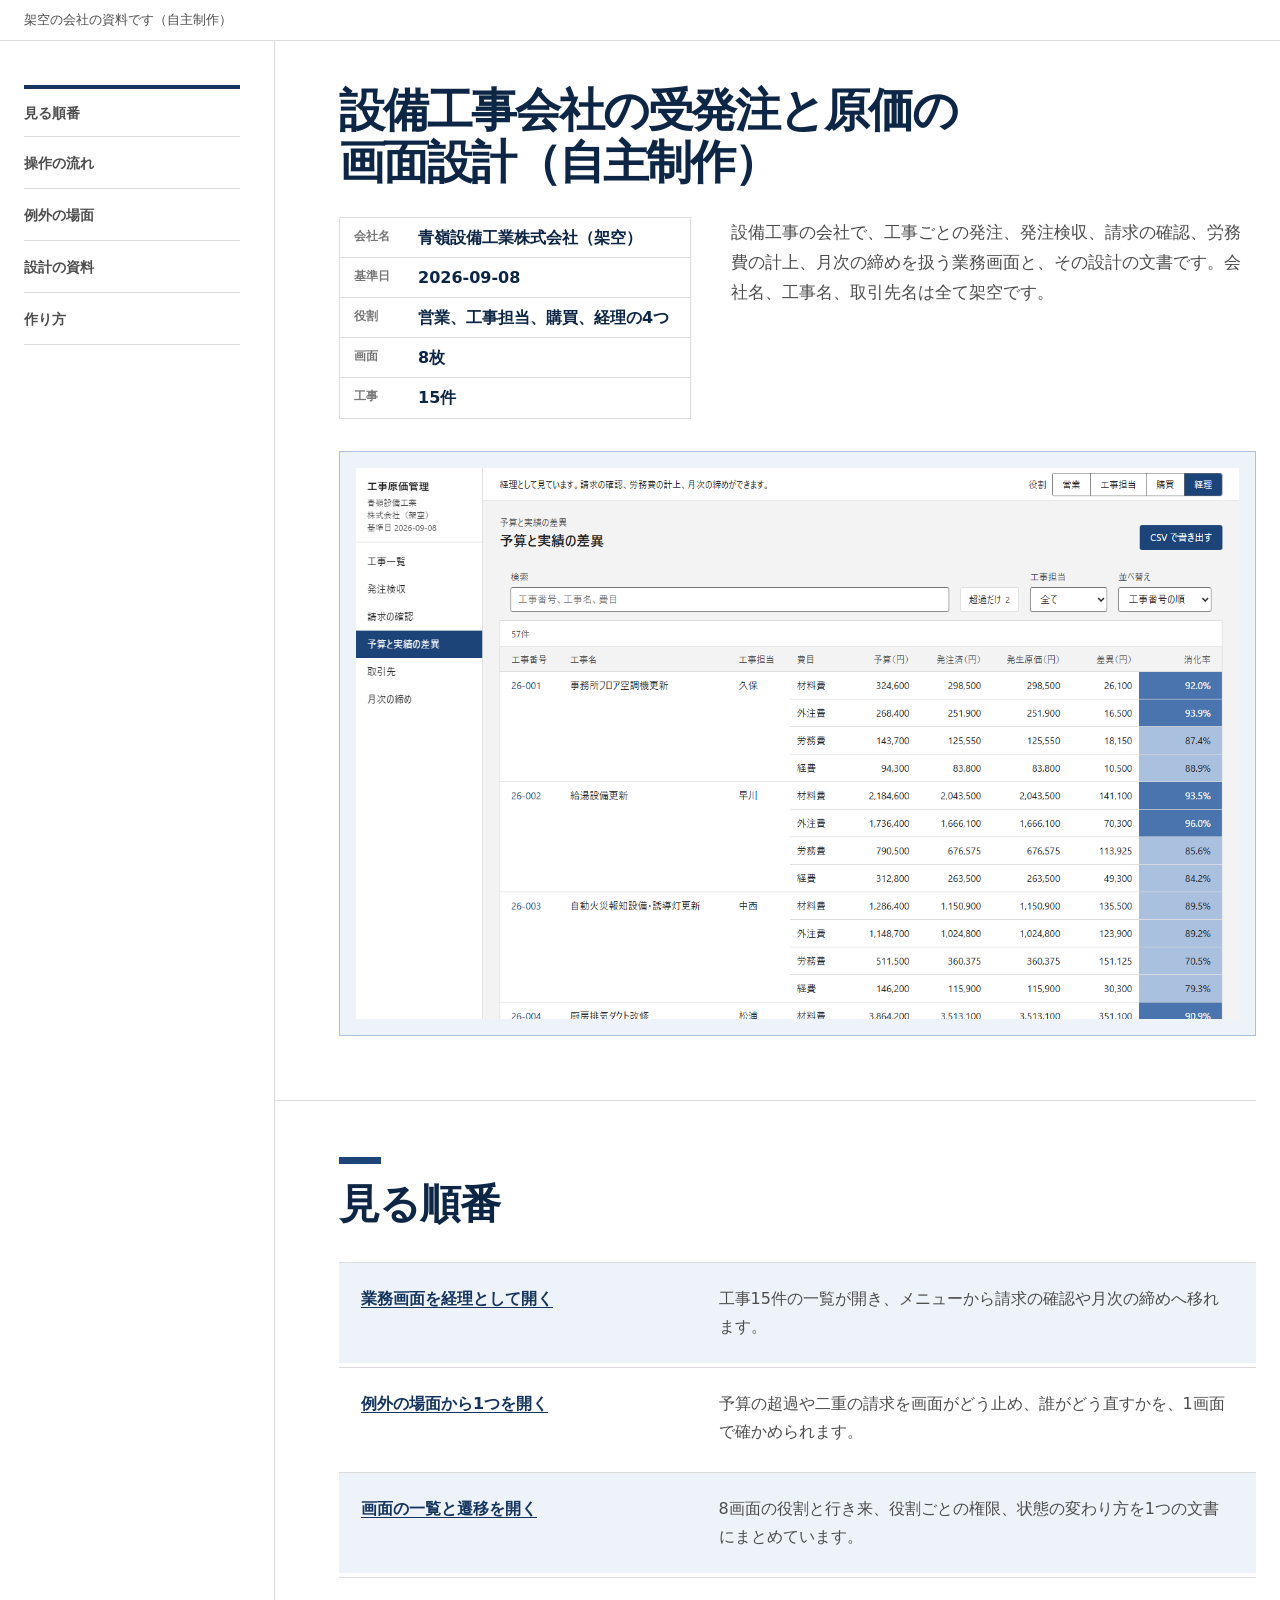
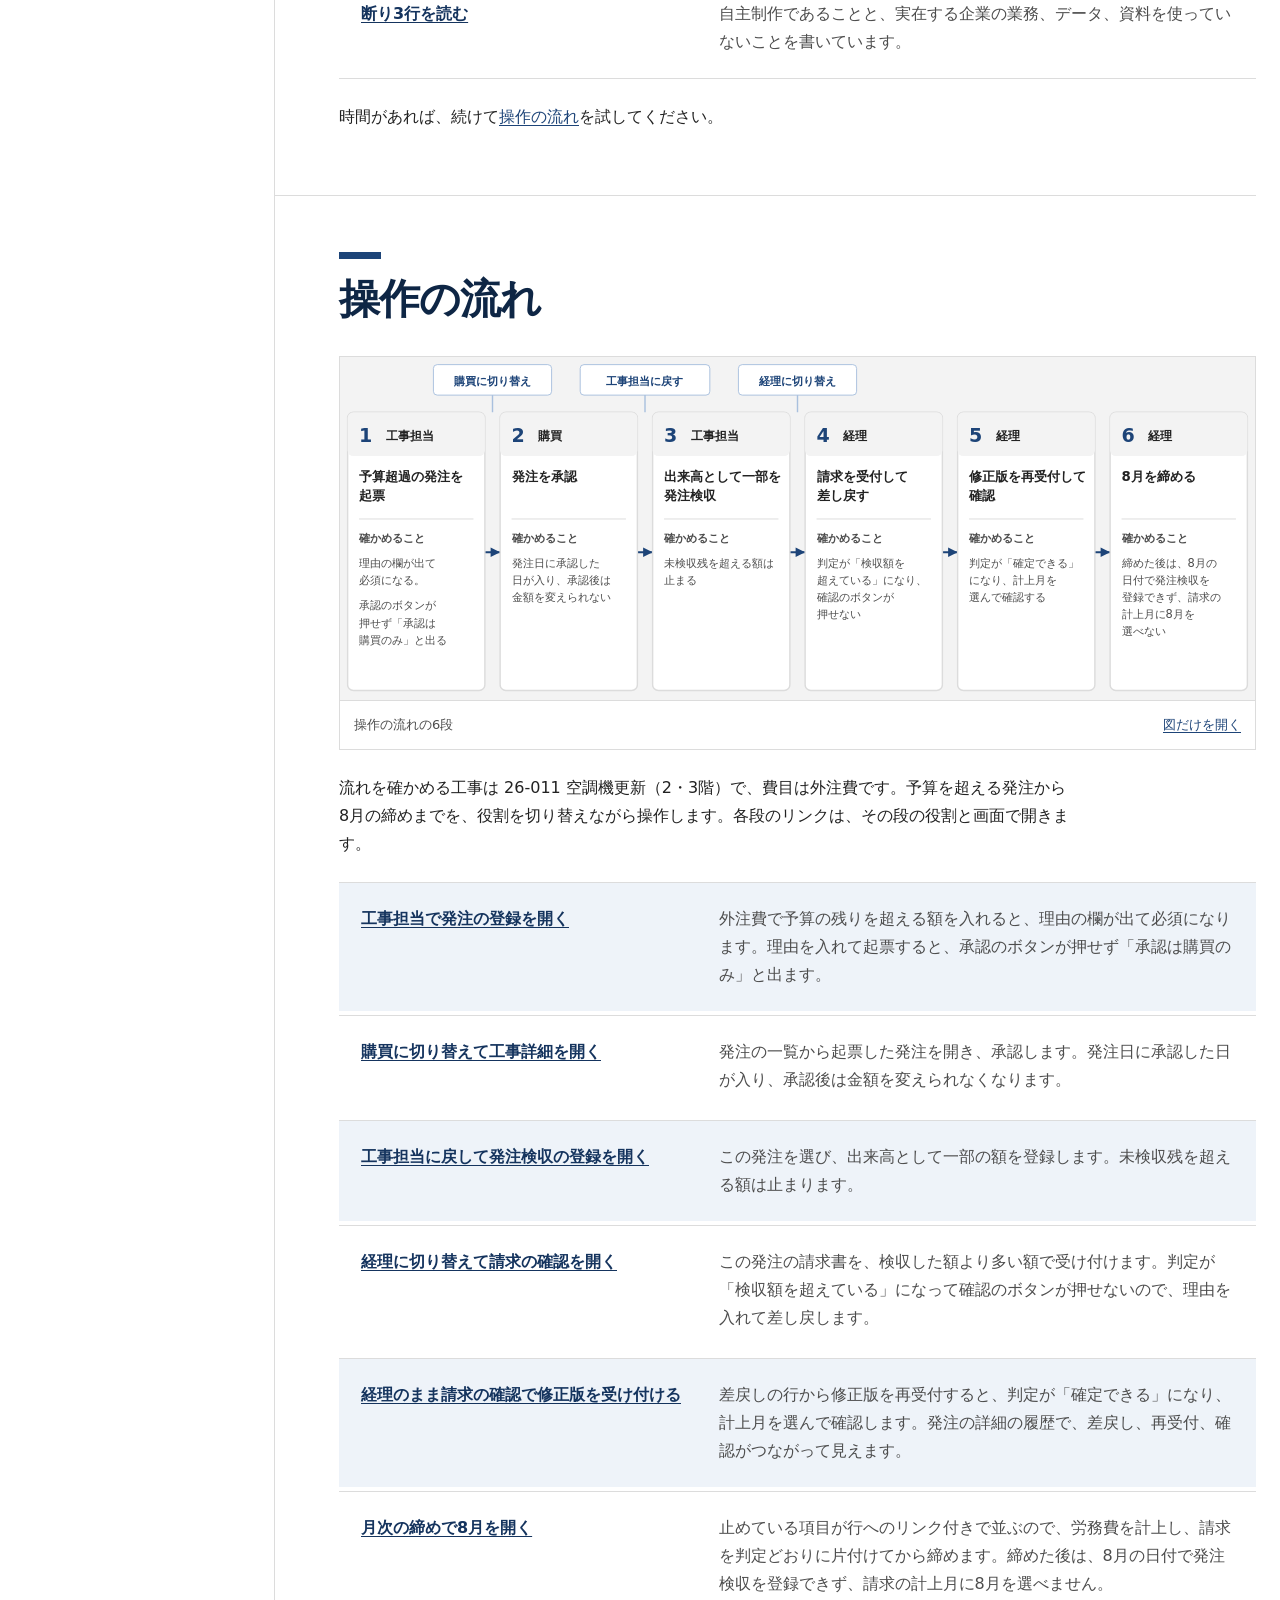
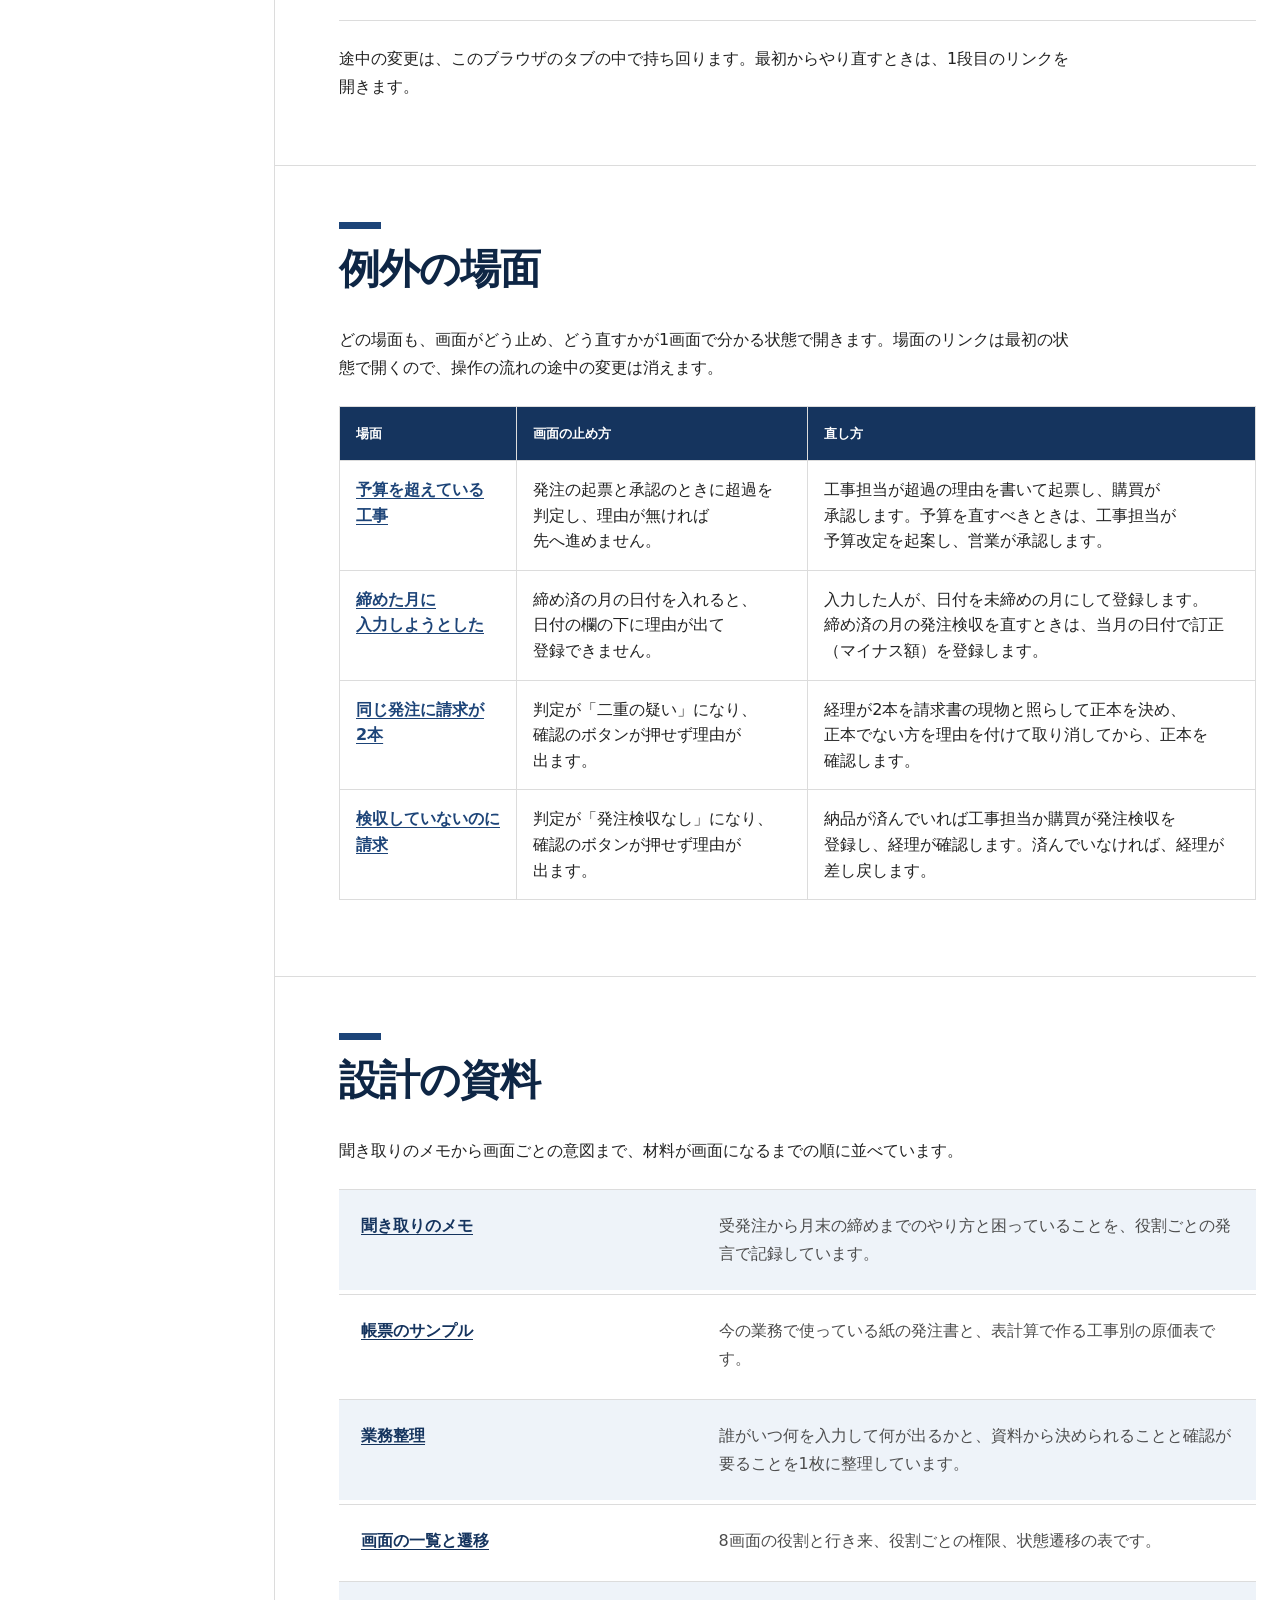
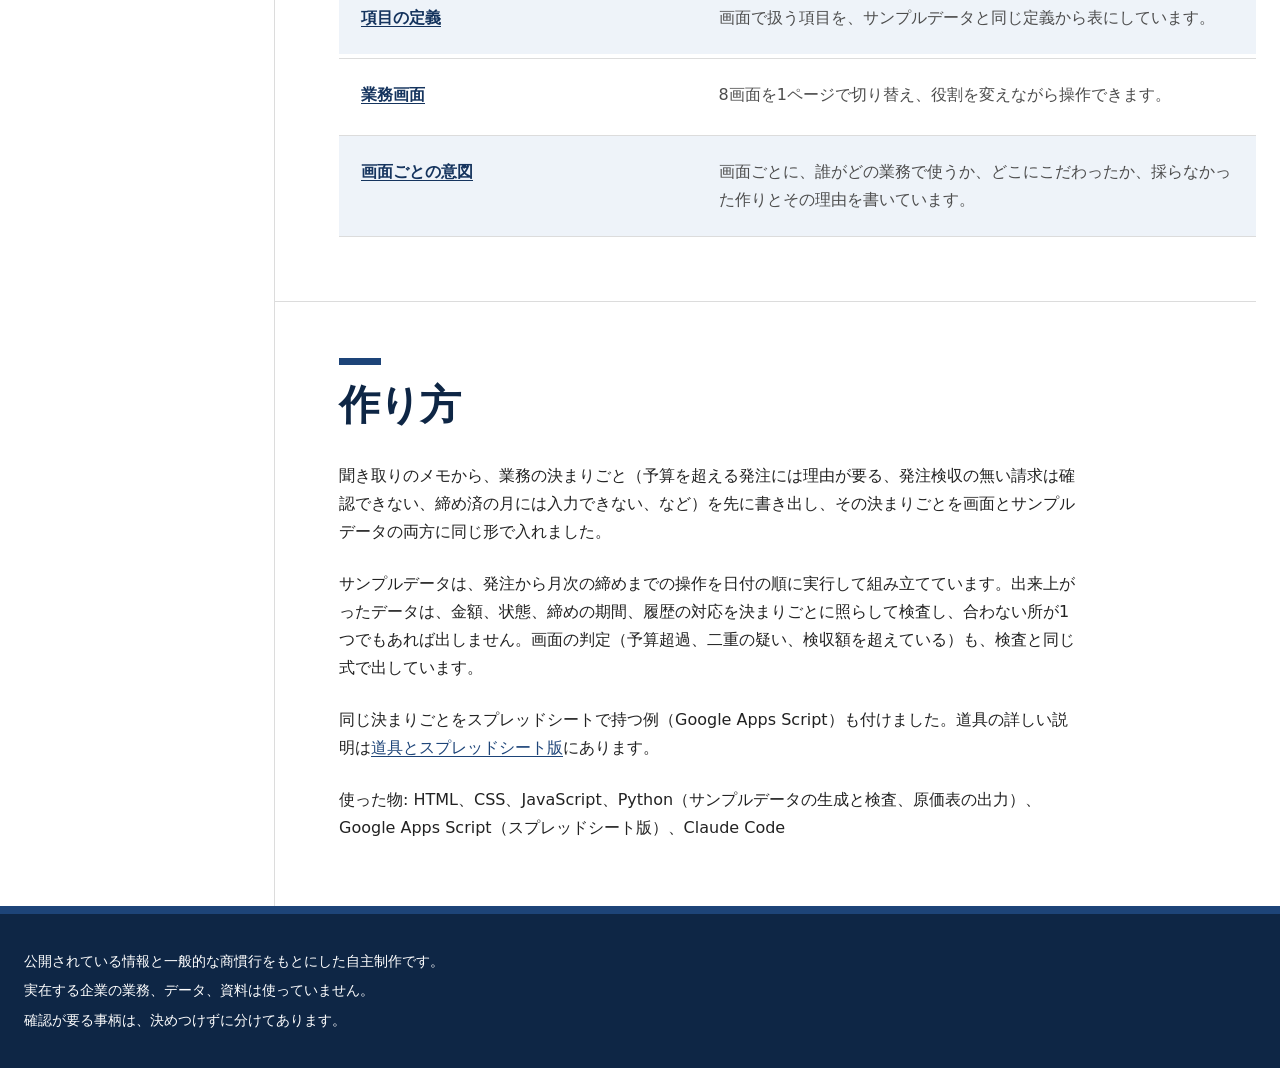
<file: index.html>
<!DOCTYPE html>
<html lang="ja">
<head>
<meta charset="utf-8">
<meta name="viewport" content="width=device-width, initial-scale=1">
<title>設備工事会社の受発注と原価の画面設計（自主制作）</title>
<link rel="stylesheet" href="docs/docs.css">
<style>
:root {
  --c-900: #0e2645;
  --c-800: #15345e;
  --c-700: #1d4478;
  --c-500: #4a74ad;
  --c-300: #a9c0de;
  --c-100: #d6e2f1;
  --c-50: #eef3f9;
}
body {
  background: #ffffff;
  font-size: 16px;
  line-height: 1.75;
}
.page.index-page {
  max-width: none;
  margin: 0;
  padding: 0;
  border: 0;
  border-radius: 0;
  background: #ffffff;
}
.index-page a {
  color: var(--c-700);
  text-decoration-thickness: 1px;
  text-underline-offset: .2em;
}
.index-page a:hover {
  color: var(--c-900);
  text-decoration-thickness: 2px;
}
.index-page a:focus-visible {
  outline: 3px solid var(--c-500);
  outline-offset: 3px;
  border-radius: 2px;
}
.index-page header {
  border-bottom: 1px solid #dcdcdc;
}
.index-page header .disc {
  width: min(1240px, calc(100% - 48px));
  margin: 0 auto;
  padding: 10px 0;
  border: 0;
  border-radius: 0;
  background: none;
  color: #4d4d4d;
  font-size: .8rem;
}
.layout {
  display: grid;
  grid-template-columns: 250px minmax(0, 1fr);
  grid-template-rows: auto 1fr;
  width: min(1240px, calc(100% - 48px));
  margin: 0 auto;
}
.title {
  grid-column: 2;
  grid-row: 1;
  padding: 44px 0 28px 64px;
  border-left: 1px solid #dcdcdc;
}
.local-nav {
  grid-column: 1;
  grid-row: 1 / span 2;
  align-self: start;
  position: sticky;
  top: 0;
  padding: 44px 34px 64px 0;
}
.local-nav a {
  display: flex;
  min-height: 52px;
  align-items: center;
  padding: 8px 0;
  border-bottom: 1px solid #dcdcdc;
  color: #4d4d4d;
  font-size: .86rem;
  font-weight: 650;
  text-decoration: none;
}
.local-nav a:first-child {
  border-top: 4px solid var(--c-800);
}
.local-nav a:hover {
  color: var(--c-900);
}
main {
  grid-column: 2;
  grid-row: 2;
  min-width: 0;
  border-left: 1px solid #dcdcdc;
}
.index-page h1 {
  max-width: 18em;
  margin: 0;
  color: var(--c-900);
  font-size: clamp(2.2rem, 3.6vw, 3.4rem);
  font-weight: 760;
  letter-spacing: -.045em;
  line-height: 1.12;
}
h1 .title-line {
  display: inline-block;
  width: max-content;
  max-width: 100%;
}
.intro {
  display: grid;
  grid-template-columns:
    minmax(0, 22em) minmax(0, 1fr);
  gap: 24px 40px;
  align-items: start;
  padding: 0 0 32px 64px;
}
.index-page .kv {
  grid-template-columns: max-content minmax(0, 1fr);
  border: 1px solid #dcdcdc;
}
.index-page .kv dt, .index-page .kv dd {
  padding: 8px 14px;
  border-bottom: 1px solid #dcdcdc;
}
.index-page .kv dt {
  color: #757575;
  font-size: .72rem;
  font-weight: 700;
  line-height: 1.9;
}
.index-page .kv dd {
  color: var(--c-900);
  font-weight: 700;
  line-height: 1.45;
  word-break: keep-all;
  overflow-wrap: normal;
}
.index-page .kv dt:last-of-type,
.index-page .kv dd:last-of-type {
  border-bottom: 0;
}
.value-chunk {
  display: inline-block;
  white-space: nowrap;
}
.index-lead {
  color: #4d4d4d;
  font-size: 1.08rem;
}
.screen-window {
  margin: 0 0 64px 64px;
  padding: 16px;
  border: 1px solid var(--c-300);
  background: var(--c-50);
}
.screen-link {
  display: block;
  overflow: hidden;
  background: #ffffff;
}
.screen-link img {
  display: block;
  width: 100%;
  height: auto;
}
.index-page section {
  padding: 56px 0 64px 64px;
  border-top: 1px solid #dcdcdc;
}
.index-page section > * + * {
  margin-top: 24px;
}
.index-page h2 {
  margin: 0 0 32px;
  padding: 0;
  border: 0;
  color: var(--c-900);
  font-size: clamp(1.8rem, 3.2vw, 3rem);
  font-weight: 700;
  line-height: 1.2;
  letter-spacing: -.025em;
  scroll-margin-top: 18px;
}
.index-page h2::before {
  content: "";
  display: block;
  width: 42px;
  height: 7px;
  margin-bottom: 16px;
  background: var(--c-700);
}
.index-page section > p,
.index-page section > ul {
  max-width: 46em;
}
.index-list {
  padding: 0;
  list-style: none;
}
.index-list > li {
  display: grid;
  grid-template-columns:
    minmax(220px, .78fr) minmax(0, 1.22fr);
  gap: 28px;
  padding: 22px;
  border-top: 1px solid #dcdcdc;
}
.index-list > li:nth-child(odd) {
  background: var(--c-50);
}
.index-list > li:last-child {
  border-bottom: 1px solid #dcdcdc;
}
.index-list > li > a {
  align-self: start;
  color: var(--c-800);
  font-weight: 750;
}
.index-list > li > p {
  color: #4d4d4d;
}
.index-page .fig {
  border: 1px solid #dcdcdc;
  background: #ffffff;
}
.index-page .fig img {
  border: 0;
  border-radius: 0;
}
.index-page .fig figcaption {
  margin: 0;
  padding: 6px 14px;
  border-top: 1px solid #dcdcdc;
  gap: 0 24px;
}
.index-page section ul {
  padding-left: 1.35em;
}
.index-page section ul li + li {
  margin-top: 12px;
}
.index-page footer.disc {
  margin: 0;
  padding:
    36px max(24px, calc((100% - 1240px) / 2));
  border: 0;
  border-top: 8px solid var(--c-700);
  border-radius: 0;
  background: var(--c-900);
  color: #ffffff;
  font-size: .9rem;
}
.index-page footer.disc p + p {
  margin-top: 6px;
}
@media print, (min-width: 780px) {
  .index-page .tbl {
    border-collapse: separate;
    border-spacing: 0;
    border: 1px solid #dcdcdc;
  }
  .index-page .tbl th, .index-page .tbl td {
    padding: 16px;
    border: 0;
    border-right: 1px solid #dcdcdc;
    border-bottom: 1px solid #dcdcdc;
  }
  .index-page .tbl th:last-child,
  .index-page .tbl td:last-child {
    border-right: 0;
  }
  .index-page .tbl tr:last-child td {
    border-bottom: 0;
  }
  .index-page .tbl th {
    background: var(--c-800);
    color: #ffffff;
    font-size: .82rem;
    font-weight: 700;
  }
  .index-page .tbl td:first-child {
    color: var(--c-900);
    font-weight: 700;
  }
}
@media (max-width: 1100px) {
  .intro {
    grid-template-columns: minmax(0, 1fr);
  }
  .index-page .kv {
    max-width: 30em;
  }
}
@media (max-width: 900px) {
  .layout {
    display: block;
    width: 100%;
  }
  .title {
    padding: 36px 24px 20px;
    border-left: 0;
  }
  .local-nav {
    position: static;
    display: flex;
    flex-wrap: wrap;
    gap: 0 20px;
    padding: 0 24px;
    border-top: 1px solid #dcdcdc;
    border-bottom: 1px solid #dcdcdc;
  }
  .local-nav a, .local-nav a:first-child {
    min-height: 44px;
    padding: 0;
    border: 0;
    font-size: .82rem;
  }
  main {
    border-left: 0;
  }
  .intro {
    padding: 28px 24px;
  }
  .screen-window {
    margin: 0 24px 48px;
  }
  .index-page section {
    padding: 48px 24px 56px;
  }
}
@media (max-width: 600px) {
  body {
    font-size: 15px;
  }
  .index-page header .disc {
    width: calc(100% - 32px);
  }
  .title {
    padding: 28px 16px 16px;
  }
  .index-page h1 {
    font-size: clamp(1.9rem, 8vw, 2.6rem);
  }
  .local-nav {
    gap: 0 16px;
    padding: 0 16px;
  }
  .intro {
    gap: 20px;
    padding: 24px 16px;
  }
  .index-page .kv {
    grid-template-columns: 5.6em minmax(0, 1fr);
  }
  .index-page .kv dt, .index-page .kv dd {
    padding: 8px 12px;
  }
  .screen-window {
    margin: 0 16px 40px;
    padding: 8px;
  }
  .index-page section {
    padding: 40px 16px 44px;
  }
  .index-list > li {
    grid-template-columns: minmax(0, 1fr);
    gap: 4px;
    padding: 12px;
  }
  .index-list > li > a,
  .index-page .tbl td a,
  .index-page section > p > a {
    display: inline-flex;
    min-height: 44px;
    align-items: center;
  }
  .index-page .fig figcaption {
    flex-direction: column;
    align-items: stretch;
  }
  .index-page .fig .open {
    min-height: 44px;
  }
}
@media print {
  body {
    font-size: 10.5pt;
  }
  .index-page header {
    border: 0;
  }
  .index-page header .disc {
    width: 100%;
    padding: 0 0 6pt;
  }
  .layout {
    display: block;
    width: 100%;
  }
  .local-nav {
    display: none;
  }
  .title {
    padding: 6pt 0 12pt;
    border: 0;
  }
  .index-page h1 {
    max-width: none;
    font-size: 24pt;
  }
  main {
    border: 0;
  }
  .intro {
    grid-template-columns:
      minmax(0, 19em) minmax(0, 1fr);
    gap: 0 16pt;
    padding: 0 0 12pt;
  }
  .index-lead {
    font-size: 10.5pt;
  }
  .screen-window {
    margin: 0;
    padding: 6pt;
    break-inside: avoid;
  }
  .index-page section {
    padding: 16pt 0 0;
    border: 0;
  }
  .index-page section > * + * {
    margin-top: 10pt;
  }
  .index-page h2 {
    margin-bottom: 10pt;
    font-size: 17pt;
    break-after: avoid;
  }
  .index-page h2::before {
    width: 28pt;
    height: 4pt;
    margin-bottom: 6pt;
  }
  .index-list > li {
    gap: 12pt;
    padding: 7pt 10pt;
    break-inside: avoid;
  }
  .index-page .tbl th, .index-page .tbl td {
    padding: 7pt 9pt;
  }
  .index-page .tbl th {
    background: #ffffff;
    color: #222222;
    border-bottom: 2px solid var(--c-800);
  }
  .index-page section ul li + li {
    margin-top: 6pt;
  }
  .index-page footer.disc {
    margin-top: 18pt;
    padding: 10pt 0 0;
    border-top: 2px solid var(--c-900);
    background: #ffffff;
    color: #222222;
  }
  .index-page a {
    color: #222222;
  }
}
</style>
</head>
<body>
<div class="page index-page">
<header>
<p class="disc">架空の会社の資料です（自主制作）</p>
</header>

<div class="layout">
<div class="title">
<h1><span class="title-line">設備工事会社の</span><span class="title-line">受発注と原価の</span><span class="title-line">画面設計（自主制作）</span></h1>
</div>

<nav class="local-nav" aria-label="このページの目次">
<a href="#sanpun">見る順番</a>
<a href="#ipponmichi">操作の流れ</a>
<a href="#reigai">例外の場面</a>
<a href="#michisuji">設計の資料</a>
<a href="#tsukuri">作り方</a>
</nav>

<main>
<div class="intro">
<dl class="kv">
<dt>会社名</dt><dd><span class="value-chunk">青嶺設備工業株式会社</span><span class="value-chunk">（架空）</span></dd>
<dt>基準日</dt><dd>2026-09-08</dd>
<dt>役割</dt><dd><span class="value-chunk">営業、</span><span class="value-chunk">工事担当、</span><span class="value-chunk">購買、</span><span class="value-chunk">経理の4つ</span></dd>
<dt>画面</dt><dd>8枚</dd>
<dt>工事</dt><dd>15件</dd>
</dl>
<p class="index-lead">設備工事の会社で、工事ごとの発注、発注検収、請求の確認、労務費の計上、月次の締めを扱う業務画面と、その設計の文書です。会社名、工事名、取引先名は全て架空です。</p>
</div>

<div class="screen-window">
<a class="screen-link" href="app.html#/sai?role=keiri"><img src="docs/img/gamen_sai.png" width="1280" height="800" alt="予算と実績の差異の画面"></a>
</div>

<section>
<h2 id="sanpun">見る順番</h2>
<ol class="index-list">
<li><a href="app.html#/kouji?role=keiri&reset=1">業務画面を経理として開く</a>
<p>工事15件の一覧が開き、メニューから請求の確認や月次の締めへ移れます。</p></li>
<li><a href="#reigai">例外の場面から1つを開く</a>
<p>予算の超過や二重の請求を画面がどう止め、誰がどう直すかを、1画面で確かめられます。</p></li>
<li><a href="docs/04_gamen_ichiran.html">画面の一覧と遷移を開く</a>
<p>8画面の役割と行き来、役割ごとの権限、状態の変わり方を1つの文書にまとめています。</p></li>
<li><a href="#kotowari">断り3行を読む</a>
<p>自主制作であることと、実在する企業の業務、データ、資料を使っていないことを書いています。</p></li>
</ol>
<p>時間があれば、続けて<a href="#ipponmichi">操作の流れ</a>を試してください。</p>
</section>

<section>
<h2 id="ipponmichi">操作の流れ</h2>
<figure class="fig">
<img src="docs/img/ipponmichi.svg" width="960" height="360" alt="工事担当が予算を超える発注を起票し、購買が承認し、工事担当が一部を発注検収し、経理が請求を差し戻してから修正版を再受付して確認し、8月を締めるまでの6段と、各段で切り替える役割と確かめることを並べた図。">
<figcaption><span>操作の流れの6段</span><a class="open" href="docs/img/ipponmichi.svg">図だけを開く</a></figcaption>
</figure>
<p>流れを確かめる工事は 26-011 空調機更新（2・3階）で、費目は外注費です。予算を超える発注から8月の締めまでを、役割を切り替えながら操作します。各段のリンクは、その段の役割と画面で開きます。</p>
<ol class="index-list">
<li><a href="app.html#/hacchu/new?kouji=26-011&role=tanto&reset=1">工事担当で発注の登録を開く</a>
<p>外注費で予算の残りを超える額を入れると、理由の欄が出て必須になります。理由を入れて起票すると、承認のボタンが押せず「承認は購買のみ」と出ます。</p></li>
<li><a href="app.html#/kouji/26-011?role=kobai">購買に切り替えて工事詳細を開く</a>
<p>発注の一覧から起票した発注を開き、承認します。発注日に承認した日が入り、承認後は金額を変えられなくなります。</p></li>
<li><a href="app.html#/kenshu?role=tanto">工事担当に戻して発注検収の登録を開く</a>
<p>この発注を選び、出来高として一部の額を登録します。未検収残を超える額は止まります。</p></li>
<li><a href="app.html#/seikyu?role=keiri">経理に切り替えて請求の確認を開く</a>
<p>この発注の請求書を、検収した額より多い額で受け付けます。判定が「検収額を超えている」になって確認のボタンが押せないので、理由を入れて差し戻します。</p></li>
<li><a href="app.html#/seikyu?role=keiri">経理のまま請求の確認で修正版を受け付ける</a>
<p>差戻しの行から修正版を再受付すると、判定が「確定できる」になり、計上月を選んで確認します。発注の詳細の履歴で、差戻し、再受付、確認がつながって見えます。</p></li>
<li><a href="app.html#/shime/2026-08?role=keiri">月次の締めで8月を開く</a>
<p>止めている項目が行へのリンク付きで並ぶので、労務費を計上し、請求を判定どおりに片付けてから締めます。締めた後は、8月の日付で発注検収を登録できず、請求の計上月に8月を選べません。</p></li>
</ol>
<p>途中の変更は、このブラウザのタブの中で持ち回ります。最初からやり直すときは、1段目のリンクを開きます。</p>
</section>

<section>
<h2 id="reigai">例外の場面</h2>
<p>どの場面も、画面がどう止め、どう直すかが1画面で分かる状態で開きます。場面のリンクは最初の状態で開くので、操作の流れの途中の変更は消えます。</p>
<table class="tbl stack wide">
<thead><tr><th class="w10">場面</th><th>画面の止め方</th><th>直し方</th></tr></thead>
<tbody>
<tr>
<td class="ph" data-label="場面"><a href="app.html#/kouji/26-005?role=keiri&reset=1">
予算を超えている工事</a></td>
<td class="ph" data-label="止め方">発注の起票と承認のときに超過を判定し、理由が無ければ先へ進めません。</td>
<td class="ph" data-label="直し方">工事担当が超過の理由を書いて起票し、購買が承認します。予算を直すべきときは、工事担当が予算改定を起案し、営業が承認します。</td>
</tr>
<tr>
<td class="ph" data-label="場面"><a href="app.html#/kenshu?hacchu=26-007-03&date=2026-07-15&role=tanto&reset=1">
締めた月に入力しようとした</a></td>
<td class="ph" data-label="止め方">締め済の月の日付を入れると、日付の欄の下に理由が出て登録できません。</td>
<td class="ph" data-label="直し方">入力した人が、日付を未締めの月にして登録します。締め済の月の発注検収を直すときは、当月の日付で訂正（マイナス額）を登録します。</td>
</tr>
<tr>
<td class="ph" data-label="場面"><a href="app.html#/seikyu?focus=R-0106&role=keiri&reset=1">
同じ発注に請求が2本</a></td>
<td class="ph" data-label="止め方">判定が「二重の疑い」になり、確認のボタンが押せず理由が出ます。</td>
<td class="ph" data-label="直し方">経理が2本を請求書の現物と照らして正本を決め、正本でない方を理由を付けて取り消してから、正本を確認します。</td>
</tr>
<tr>
<td class="ph" data-label="場面"><a href="app.html#/seikyu?focus=R-0111&role=keiri&reset=1">
検収していないのに請求</a></td>
<td class="ph" data-label="止め方">判定が「発注検収なし」になり、確認のボタンが押せず理由が出ます。</td>
<td class="ph" data-label="直し方">納品が済んでいれば工事担当か購買が発注検収を登録し、経理が確認します。済んでいなければ、経理が差し戻します。</td>
</tr>
</tbody>
</table>
</section>

<section>
<h2 id="michisuji">設計の資料</h2>
<p>聞き取りのメモから画面ごとの意図まで、材料が画面になるまでの順に並べています。</p>
<ol class="index-list">
<li><a href="docs/01_kikitori.html">聞き取りのメモ</a>
<p>受発注から月末の締めまでのやり方と困っていることを、役割ごとの発言で記録しています。</p></li>
<li><a href="docs/02_chohyo.html">帳票のサンプル</a>
<p>今の業務で使っている紙の発注書と、表計算で作る工事別の原価表です。</p></li>
<li><a href="docs/03_gyomu_seiri.html">業務整理</a>
<p>誰がいつ何を入力して何が出るかと、資料から決められることと確認が要ることを1枚に整理しています。</p></li>
<li><a href="docs/04_gamen_ichiran.html">画面の一覧と遷移</a>
<p>8画面の役割と行き来、役割ごとの権限、状態遷移の表です。</p></li>
<li><a href="docs/05_koumoku.html">項目の定義</a>
<p>画面で扱う項目を、サンプルデータと同じ定義から表にしています。</p></li>
<li><a href="app.html">業務画面</a>
<p>8画面を1ページで切り替え、役割を変えながら操作できます。</p></li>
<li><a href="docs/06_gamen_ito.html">画面ごとの意図</a>
<p>画面ごとに、誰がどの業務で使うか、どこにこだわったか、採らなかった作りとその理由を書いています。</p></li>
</ol>
</section>

<section>
<h2 id="tsukuri">作り方</h2>
<p>聞き取りのメモから、業務の決まりごと（予算を超える発注には理由が要る、発注検収の無い請求は確認できない、締め済の月には入力できない、など）を先に書き出し、その決まりごとを画面とサンプルデータの両方に同じ形で入れました。</p>
<p>サンプルデータは、発注から月次の締めまでの操作を日付の順に実行して組み立てています。出来上がったデータは、金額、状態、締めの期間、履歴の対応を決まりごとに照らして検査し、合わない所が1つでもあれば出しません。画面の判定（予算超過、二重の疑い、検収額を超えている）も、検査と同じ式で出しています。</p>
<p>同じ決まりごとをスプレッドシートで持つ例（Google Apps Script）も付けました。道具の詳しい説明は<a href="docs/07_dougu.html">道具とスプレッドシート版</a>にあります。</p>
<p>使った物: HTML、CSS、JavaScript、Python（サンプルデータの生成と検査、原価表の出力）、Google Apps Script（スプレッドシート版）、Claude Code</p>
</section>
</main>
</div>

<footer class="disc" id="kotowari">
<p>公開されている情報と一般的な商慣行をもとにした自主制作です。</p>
<p>実在する企業の業務、データ、資料は使っていません。</p>
<p>確認が要る事柄は、決めつけずに分けてあります。</p>
</footer>
</div>
</body>
</html>
</file>
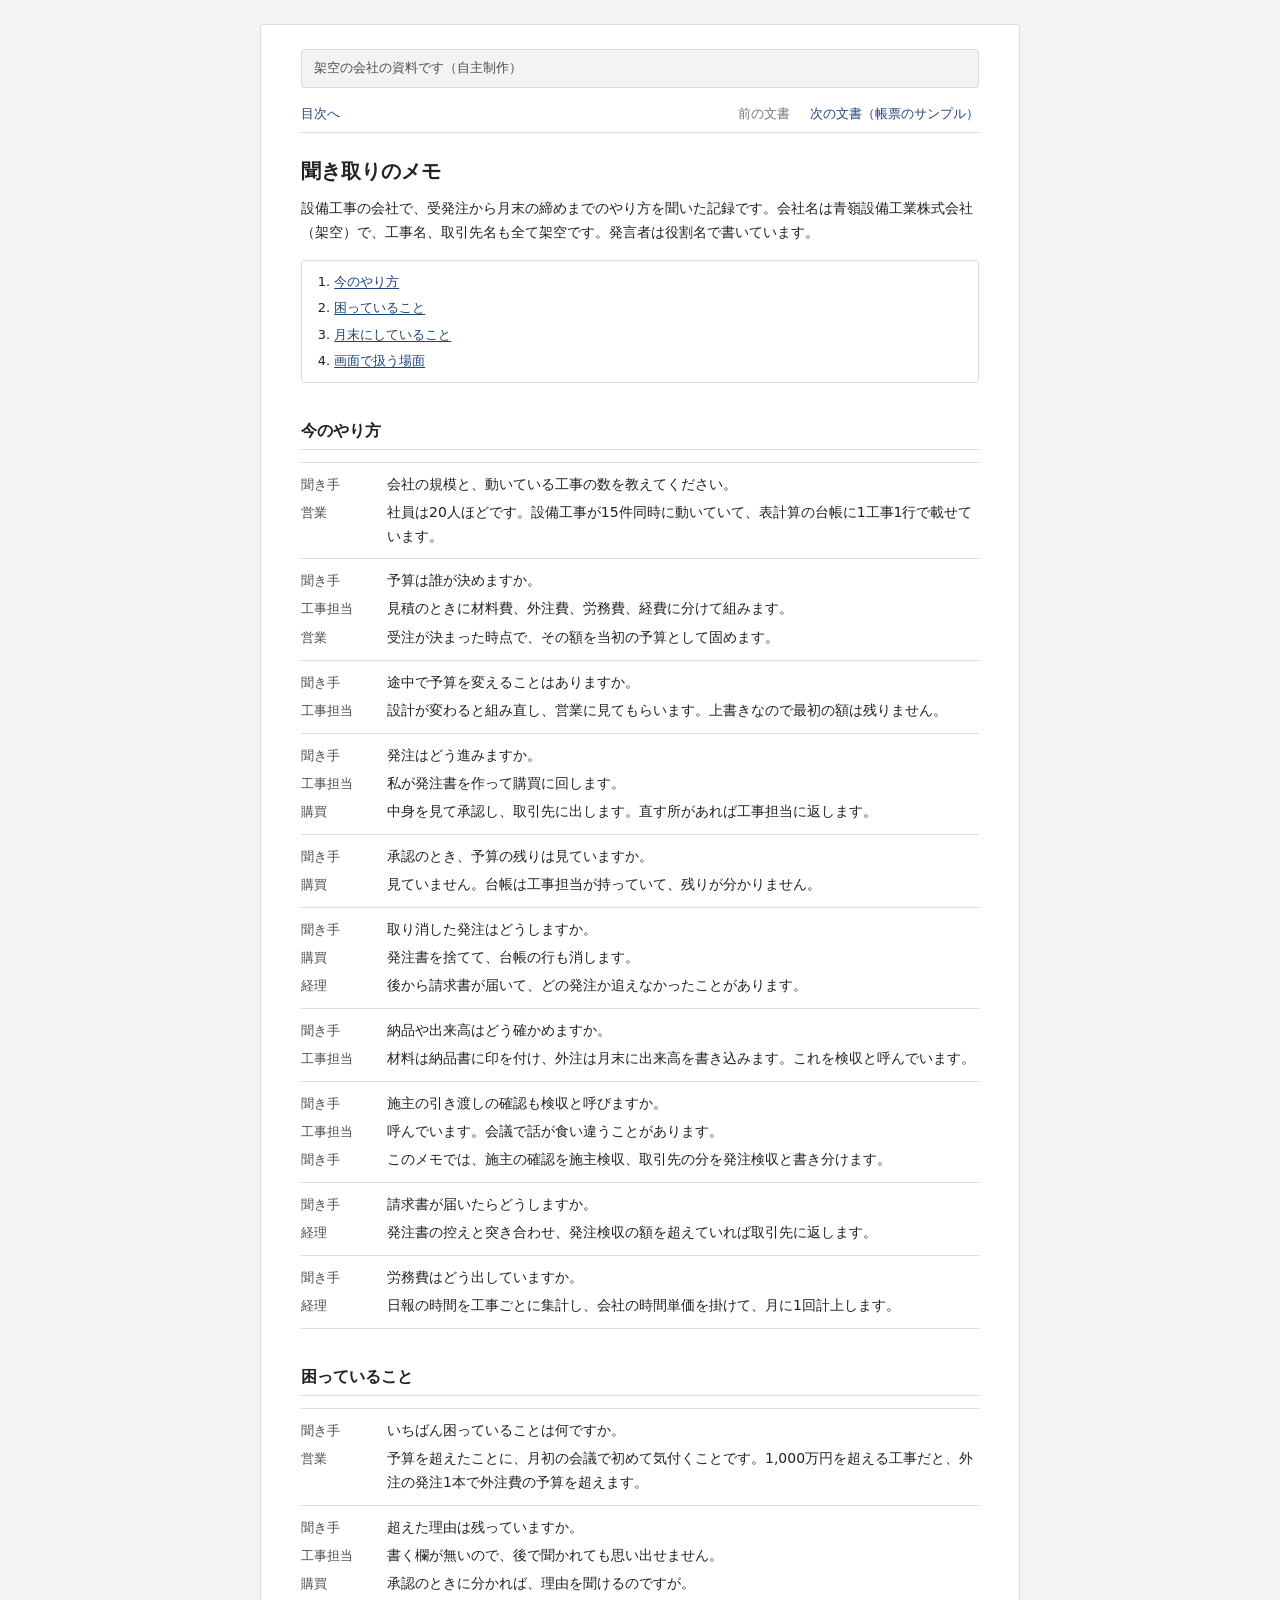
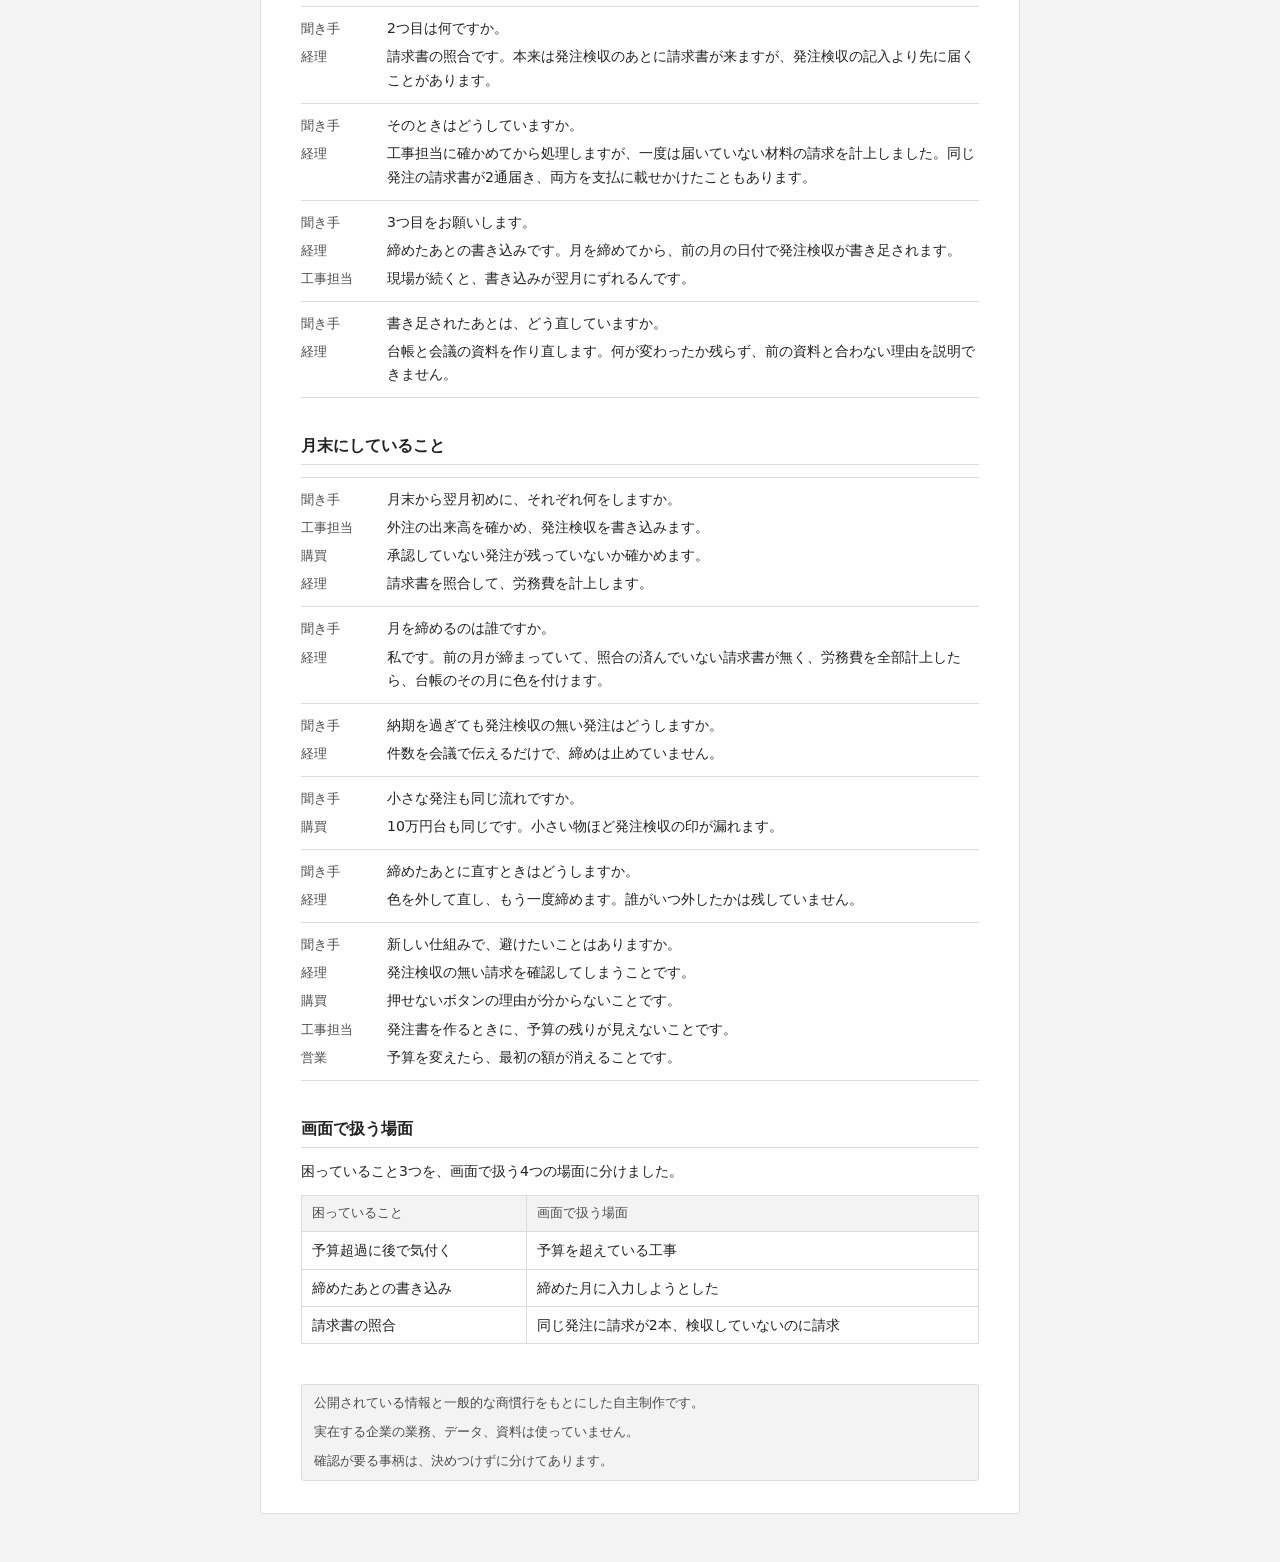
<file: docs/01_kikitori.html>
<!DOCTYPE html>
<html lang="ja">
<head>
<meta charset="utf-8">
<meta name="viewport" content="width=device-width, initial-scale=1">
<title>聞き取りのメモ</title>
<link rel="stylesheet" href="docs.css">
</head>
<body>
<div class="page">
<header>
<p class="disc">架空の会社の資料です（自主制作）</p>
<nav class="nav" aria-label="文書の移動">
<a href="../index.html">目次へ</a>
<span class="off prev" aria-disabled="true">前の文書</span>
<a href="02_chohyo.html">次の文書<span class="doc">（帳票のサンプル）</span></a>
</nav>
</header>

<main>
<h1>聞き取りのメモ</h1>
<p>設備工事の会社で、受発注から月末の締めまでのやり方を聞いた記録です。会社名は青嶺設備工業株式会社（架空）で、工事名、取引先名も全て架空です。発言者は役割名で書いています。</p>

<nav class="toc" aria-label="この文書の目次">
<ol>
<li><a href="#ima">今のやり方</a></li>
<li><a href="#komari">困っていること</a></li>
<li><a href="#getsumatsu">月末にしていること</a></li>
<li><a href="#matome">画面で扱う場面</a></li>
</ol>
</nav>

<h2 id="ima">今のやり方</h2>
<dl class="talk">
<div>
<dt>聞き手</dt><dd>会社の規模と、動いている工事の数を教えてください。</dd>
<dt>営業</dt><dd>社員は20人ほどです。設備工事が15件同時に動いていて、表計算の台帳に1工事1行で載せています。</dd>
</div>
<div>
<dt>聞き手</dt><dd>予算は誰が決めますか。</dd>
<dt>工事担当</dt><dd>見積のときに材料費、外注費、労務費、経費に分けて組みます。</dd>
<dt>営業</dt><dd>受注が決まった時点で、その額を当初の予算として固めます。</dd>
</div>
<div>
<dt>聞き手</dt><dd>途中で予算を変えることはありますか。</dd>
<dt>工事担当</dt><dd>設計が変わると組み直し、営業に見てもらいます。上書きなので最初の額は残りません。</dd>
</div>
<div>
<dt>聞き手</dt><dd>発注はどう進みますか。</dd>
<dt>工事担当</dt><dd>私が発注書を作って購買に回します。</dd>
<dt>購買</dt><dd>中身を見て承認し、取引先に出します。直す所があれば工事担当に返します。</dd>
</div>
<div>
<dt>聞き手</dt><dd>承認のとき、予算の残りは見ていますか。</dd>
<dt>購買</dt><dd>見ていません。台帳は工事担当が持っていて、残りが分かりません。</dd>
</div>
<div>
<dt>聞き手</dt><dd>取り消した発注はどうしますか。</dd>
<dt>購買</dt><dd>発注書を捨てて、台帳の行も消します。</dd>
<dt>経理</dt><dd>後から請求書が届いて、どの発注か追えなかったことがあります。</dd>
</div>
<div>
<dt>聞き手</dt><dd>納品や出来高はどう確かめますか。</dd>
<dt>工事担当</dt><dd>材料は納品書に印を付け、外注は月末に出来高を書き込みます。これを検収と呼んでいます。</dd>
</div>
<div>
<dt>聞き手</dt><dd>施主の引き渡しの確認も検収と呼びますか。</dd>
<dt>工事担当</dt><dd>呼んでいます。会議で話が食い違うことがあります。</dd>
<dt>聞き手</dt><dd>このメモでは、施主の確認を施主検収、取引先の分を発注検収と書き分けます。</dd>
</div>
<div>
<dt>聞き手</dt><dd>請求書が届いたらどうしますか。</dd>
<dt>経理</dt><dd>発注書の控えと突き合わせ、発注検収の額を超えていれば取引先に返します。</dd>
</div>
<div>
<dt>聞き手</dt><dd>労務費はどう出していますか。</dd>
<dt>経理</dt><dd>日報の時間を工事ごとに集計し、会社の時間単価を掛けて、月に1回計上します。</dd>
</div>
</dl>

<h2 id="komari">困っていること</h2>
<dl class="talk">
<div>
<dt>聞き手</dt><dd>いちばん困っていることは何ですか。</dd>
<dt>営業</dt><dd>予算を超えたことに、月初の会議で初めて気付くことです。1,000万円を超える工事だと、外注の発注1本で外注費の予算を超えます。</dd>
</div>
<div>
<dt>聞き手</dt><dd>超えた理由は残っていますか。</dd>
<dt>工事担当</dt><dd>書く欄が無いので、後で聞かれても思い出せません。</dd>
<dt>購買</dt><dd>承認のときに分かれば、理由を聞けるのですが。</dd>
</div>
<div>
<dt>聞き手</dt><dd>2つ目は何ですか。</dd>
<dt>経理</dt><dd>請求書の照合です。本来は発注検収のあとに請求書が来ますが、発注検収の記入より先に届くことがあります。</dd>
</div>
<div>
<dt>聞き手</dt><dd>そのときはどうしていますか。</dd>
<dt>経理</dt><dd>工事担当に確かめてから処理しますが、一度は届いていない材料の請求を計上しました。同じ発注の請求書が2通届き、両方を支払に載せかけたこともあります。</dd>
</div>
<div>
<dt>聞き手</dt><dd>3つ目をお願いします。</dd>
<dt>経理</dt><dd>締めたあとの書き込みです。月を締めてから、前の月の日付で発注検収が書き足されます。</dd>
<dt>工事担当</dt><dd>現場が続くと、書き込みが翌月にずれるんです。</dd>
</div>
<div>
<dt>聞き手</dt><dd>書き足されたあとは、どう直していますか。</dd>
<dt>経理</dt><dd>台帳と会議の資料を作り直します。何が変わったか残らず、前の資料と合わない理由を説明できません。</dd>
</div>
</dl>

<h2 id="getsumatsu">月末にしていること</h2>
<dl class="talk">
<div>
<dt>聞き手</dt><dd>月末から翌月初めに、それぞれ何をしますか。</dd>
<dt>工事担当</dt><dd>外注の出来高を確かめ、発注検収を書き込みます。</dd>
<dt>購買</dt><dd>承認していない発注が残っていないか確かめます。</dd>
<dt>経理</dt><dd>請求書を照合して、労務費を計上します。</dd>
</div>
<div>
<dt>聞き手</dt><dd>月を締めるのは誰ですか。</dd>
<dt>経理</dt><dd>私です。前の月が締まっていて、照合の済んでいない請求書が無く、労務費を全部計上したら、台帳のその月に色を付けます。</dd>
</div>
<div>
<dt>聞き手</dt><dd>納期を過ぎても発注検収の無い発注はどうしますか。</dd>
<dt>経理</dt><dd>件数を会議で伝えるだけで、締めは止めていません。</dd>
</div>
<div>
<dt>聞き手</dt><dd>小さな発注も同じ流れですか。</dd>
<dt>購買</dt><dd>10万円台も同じです。小さい物ほど発注検収の印が漏れます。</dd>
</div>
<div>
<dt>聞き手</dt><dd>締めたあとに直すときはどうしますか。</dd>
<dt>経理</dt><dd>色を外して直し、もう一度締めます。誰がいつ外したかは残していません。</dd>
</div>
<div>
<dt>聞き手</dt><dd>新しい仕組みで、避けたいことはありますか。</dd>
<dt>経理</dt><dd>発注検収の無い請求を確認してしまうことです。</dd>
<dt>購買</dt><dd>押せないボタンの理由が分からないことです。</dd>
<dt>工事担当</dt><dd>発注書を作るときに、予算の残りが見えないことです。</dd>
<dt>営業</dt><dd>予算を変えたら、最初の額が消えることです。</dd>
</div>
</dl>

<h2 id="matome">画面で扱う場面</h2>
<p>困っていること3つを、画面で扱う4つの場面に分けました。</p>
<table class="tbl stack">
<thead><tr><th>困っていること</th><th>画面で扱う場面</th></tr></thead>
<tbody>
<tr><td data-label="困っていること">予算超過に後で気付く</td><td data-label="場面">予算を超えている工事</td></tr>
<tr><td data-label="困っていること">締めたあとの書き込み</td><td data-label="場面">締めた月に入力しようとした</td></tr>
<tr><td data-label="困っていること">請求書の照合</td><td data-label="場面">同じ発注に請求が2本、検収していないのに請求</td></tr>
</tbody>
</table>
</main>

<footer class="disc">
<p>公開されている情報と一般的な商慣行をもとにした自主制作です。</p>
<p>実在する企業の業務、データ、資料は使っていません。</p>
<p>確認が要る事柄は、決めつけずに分けてあります。</p>
</footer>
</div>
</body>
</html>
</file>
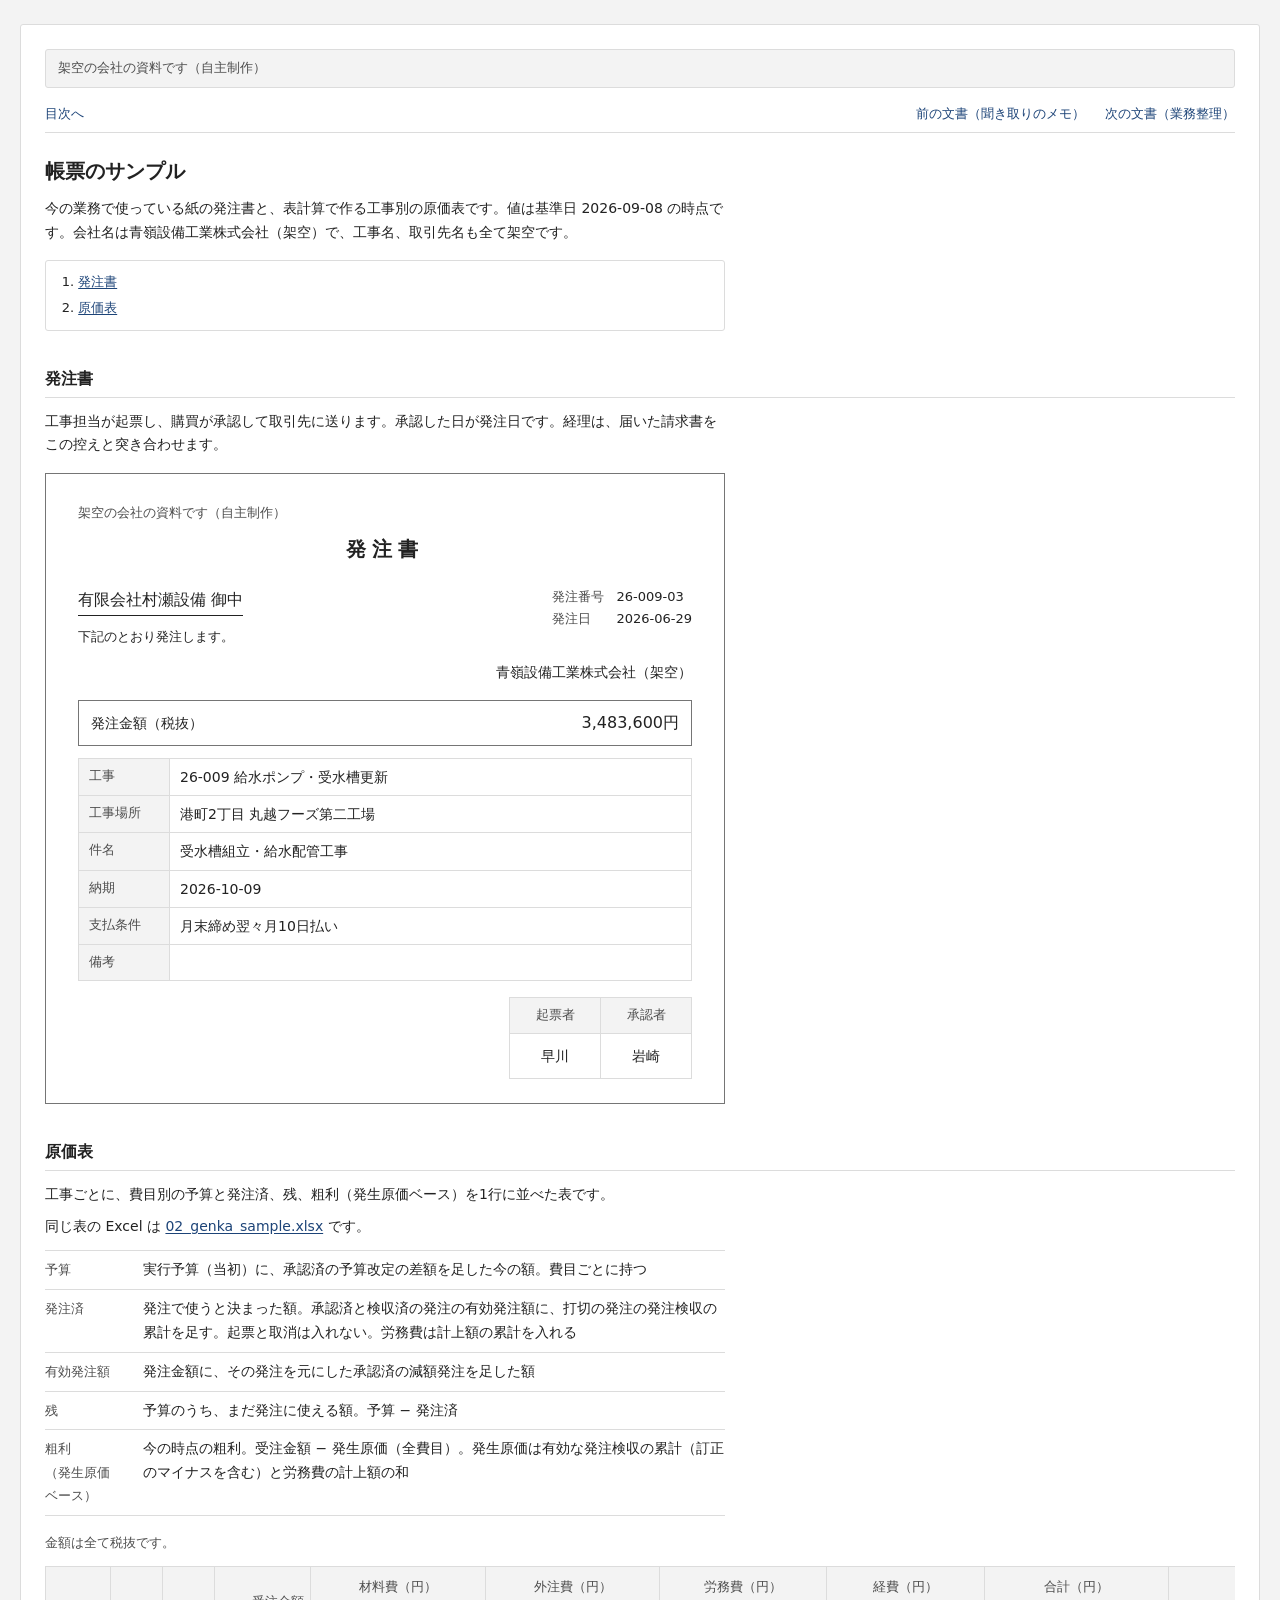
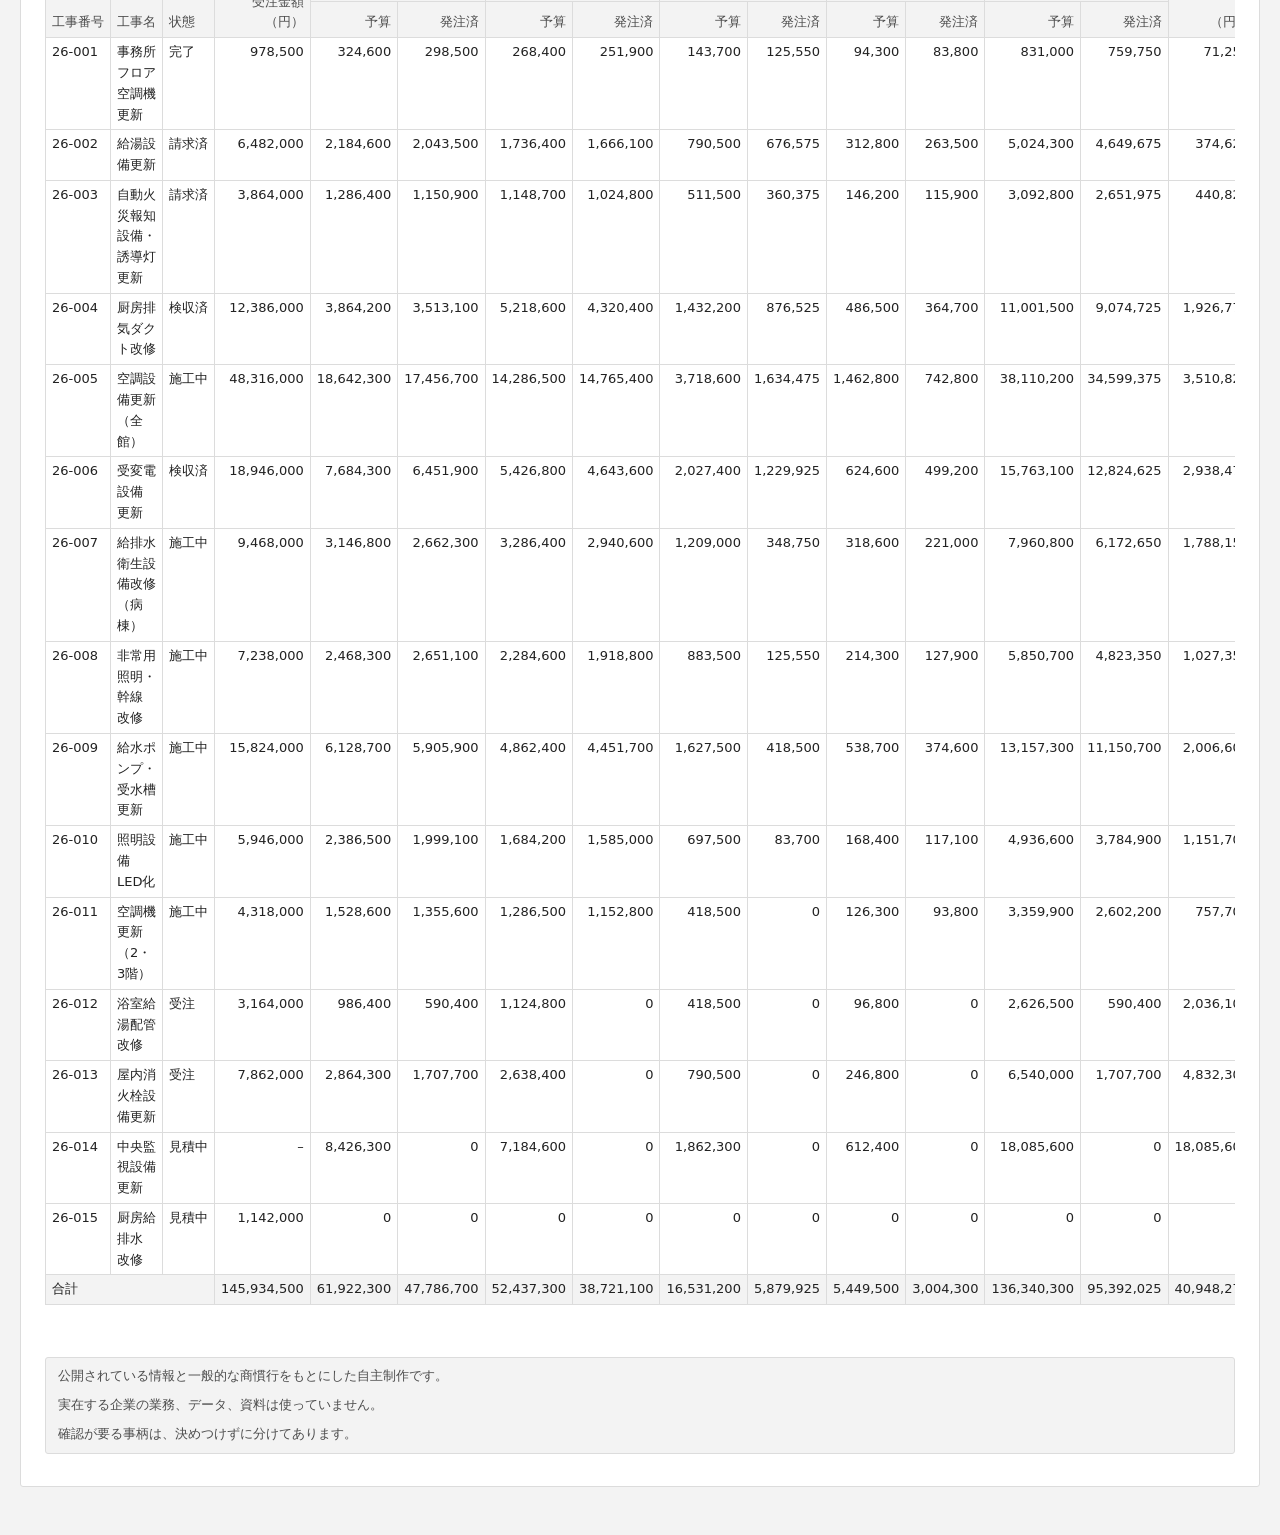
<file: docs/02_chohyo.html>
<!DOCTYPE html>
<html lang="ja">
<head>
<meta charset="utf-8">
<meta name="viewport" content="width=device-width, initial-scale=1">
<title>帳票のサンプル</title>
<link rel="stylesheet" href="docs.css">
<style>
/* 原価表の列が多いので、この文書だけ紙面を広げる。文章は読みやすい幅に留める */
@media (min-width: 641px) {
  .page.wide { max-width: 1240px; padding-left: 24px; padding-right: 24px; }
}
.wide main > p, .wide .toc, .wide .kv { max-width: 680px; }
p + .kv { margin-top: 12px; }

/* 発注書の紙面 */
.sheet {
  max-width: 680px;
  margin: 16px 0 8px;
  padding: 28px 32px 24px;
  border: 1px solid var(--ink-3);
  background: var(--surface);
}
.sheet-title { margin-bottom: 20px; text-align: center; font-size: var(--fs-h1); font-weight: 600; letter-spacing: 0.3em; }
.sheet-top { display: flex; flex-wrap: wrap; justify-content: space-between; align-items: flex-start; gap: 12px 24px; }
.sheet-to .to { padding-bottom: 2px; border-bottom: 1px solid var(--ink); font-size: var(--fs-h2); }
.sheet-to .to + p { margin-top: 10px; }
.sheet-no { display: grid; grid-template-columns: auto auto; gap: 0 12px; font-size: var(--fs-s); }
.sheet-no dt { color: var(--ink-2); }
.sheet-from { margin-top: 12px; text-align: right; }
.sheet-amount {
  display: flex; flex-wrap: wrap; justify-content: space-between; align-items: baseline; gap: 4px 16px;
  margin: 16px 0 4px;
  padding: 8px 12px;
  border: 1px solid var(--ink-3);
}
.sheet-amount .num { font-size: var(--fs-h2); }
.sheet .tbl th { width: 7em; }
.tbl.sheet-sign { width: auto; margin: 16px 0 0 auto; }
.tbl.sheet-sign th, .tbl.sheet-sign td { width: 6.5em; text-align: center; }
.tbl.sheet-sign td { height: 3.2em; vertical-align: middle; }

/* 原価表 */
.xl { overflow-x: auto; }
.genka { font-size: var(--fs-s); }
.genka th, .genka td { padding: 4px 6px; }
.genka thead th { vertical-align: bottom; }
.genka thead th.grp { text-align: center; }
.genka tr.sum, .genka tr.sum td { background: var(--bg); }
.genka-note { margin-top: 16px; }

@media (max-width: 640px) {
  .sheet { padding: 16px 14px; }
  .xl { overflow: visible; }
  .genka { font-size: var(--fs); }
  .genka td { padding-left: 12em; }
  .genka td::before { width: 11.5em; }
  .genka tr.sum td:first-child { padding-left: 0; }
  .genka tr.sum td:first-child::before { content: none; }
}

@media print {
  .page.wide { max-width: none; }
  .sheet { break-inside: avoid; }
  .xl { overflow: visible; }
}
</style>
</head>
<body>
<div class="page wide">
<header>
<p class="disc">架空の会社の資料です（自主制作）</p>
<nav class="nav" aria-label="文書の移動">
<a href="../index.html">目次へ</a>
<a class="prev" href="01_kikitori.html">前の文書<span class="doc">（聞き取りのメモ）</span></a>
<a href="03_gyomu_seiri.html">次の文書<span class="doc">（業務整理）</span></a>
</nav>
</header>

<main>
<h1>帳票のサンプル</h1>
<p>今の業務で使っている紙の発注書と、表計算で作る工事別の原価表です。値は基準日 <span id="base-date">2026-09-08</span> の時点です。会社名は青嶺設備工業株式会社（架空）で、工事名、取引先名も全て架空です。</p>

<nav class="toc" aria-label="この文書の目次">
<ol>
<li><a href="#hacchusho">発注書</a></li>
<li><a href="#genka">原価表</a></li>
</ol>
</nav>

<h2 id="hacchusho">発注書</h2>
<p>工事担当が起票し、購買が承認して取引先に送ります。承認した日が発注日です。経理は、届いた請求書をこの控えと突き合わせます。</p>

<section class="sheet" id="sheet" aria-label="発注書">
<p class="small muted">架空の会社の資料です（自主制作）</p>
<p class="sheet-title">発注書</p>
<div class="sheet-top">
<div class="sheet-to">
<p class="to"><span data-f="partner"></span> 御中</p>
<p class="small">下記のとおり発注します。</p>
</div>
<dl class="sheet-no">
<dt>発注番号</dt><dd class="nw" data-f="no"></dd>
<dt>発注日</dt><dd class="nw" data-f="orderedOn"></dd>
</dl>
</div>
<p class="sheet-from" data-f="company"></p>
<div class="sheet-amount">
<span>発注金額（税抜）</span>
<span class="num"><span data-f="amount"></span>円</span>
</div>
<table class="tbl">
<tbody>
<tr><th scope="row">工事</th><td data-f="kouji"></td></tr>
<tr><th scope="row">工事場所</th><td data-f="site"></td></tr>
<tr><th scope="row">件名</th><td data-f="title"></td></tr>
<tr><th scope="row">納期</th><td data-f="due"></td></tr>
<tr><th scope="row">支払条件</th><td data-f="terms"></td></tr>
<tr><th scope="row">備考</th><td data-f="note"></td></tr>
</tbody>
</table>
<table class="tbl sheet-sign">
<thead><tr><th scope="col">起票者</th><th scope="col">承認者</th></tr></thead>
<tbody><tr><td data-f="drafter"></td><td data-f="approver"></td></tr></tbody>
</table>
</section>

<h2 id="genka">原価表</h2>
<p>工事ごとに、費目別の予算と発注済、残、粗利（発生原価ベース）を1行に並べた表です。</p>
<p>同じ表の Excel は <a href="02_genka_sample.xlsx" download>02_genka_sample.xlsx</a> です。</p>
<dl class="kv">
<dt>予算</dt><dd>実行予算（当初）に、承認済の予算改定の差額を足した今の額。費目ごとに持つ</dd>
<dt>発注済</dt><dd>発注で使うと決まった額。承認済と検収済の発注の有効発注額に、打切の発注の発注検収の累計を足す。起票と取消は入れない。労務費は計上額の累計を入れる</dd>
<dt>有効発注額</dt><dd>発注金額に、その発注を元にした承認済の減額発注を足した額</dd>
<dt>残</dt><dd>予算のうち、まだ発注に使える額。予算 − 発注済</dd>
<dt>粗利<span class="nw">（発生原価</span><span class="nw">ベース）</span></dt><dd>今の時点の粗利。受注金額 − 発生原価（全費目）。発生原価は有効な発注検収の累計（訂正のマイナスを含む）と労務費の計上額の和</dd>
</dl>

<p class="small muted genka-note">金額は全て税抜です。</p>
<div class="xl">
<table class="tbl stack genka" id="genka-hyo">
<thead>
<tr>
<th scope="col" rowspan="2">工事番号</th>
<th scope="col" rowspan="2">工事名</th>
<th scope="col" rowspan="2">状態</th>
<th scope="col" rowspan="2" class="num">受注金額<br>（円）</th>
<th scope="colgroup" colspan="2" class="grp">材料費（円）</th>
<th scope="colgroup" colspan="2" class="grp">外注費（円）</th>
<th scope="colgroup" colspan="2" class="grp">労務費（円）</th>
<th scope="colgroup" colspan="2" class="grp">経費（円）</th>
<th scope="colgroup" colspan="2" class="grp">合計（円）</th>
<th scope="col" rowspan="2" class="num">残<br>（円）</th>
<th scope="col" rowspan="2" class="num">粗利<br>（発生原価<br>ベース、円）</th>
</tr>
<tr>
<th scope="col" class="num">予算</th><th scope="col" class="num">発注済</th>
<th scope="col" class="num">予算</th><th scope="col" class="num">発注済</th>
<th scope="col" class="num">予算</th><th scope="col" class="num">発注済</th>
<th scope="col" class="num">予算</th><th scope="col" class="num">発注済</th>
<th scope="col" class="num">予算</th><th scope="col" class="num">発注済</th>
</tr>
</thead>
<tbody id="genka-body"></tbody>
</table>
</div>
<noscript><p class="muted">発注書と原価表の値は JavaScript を有効にすると表示されます。</p></noscript>
</main>

<footer class="disc">
<p>公開されている情報と一般的な商慣行をもとにした自主制作です。</p>
<p>実在する企業の業務、データ、資料は使っていません。</p>
<p>確認が要る事柄は、決めつけずに分けてあります。</p>
</footer>
</div>
<script src="../assets/data.js"></script>
<script src="../assets/app.js"></script>
<script>
// 発注書と原価表の値を data.js から入れる。集計は App.calc.kouji を使う
(function () {
  var ORDER = '26-009-03';
  var CATS = ['材料費', '外注費', '労務費', '経費'];
  var body = document.getElementById('genka-body');
  var WJ = String.fromCharCode(0x2060);

  function el(tag, attrs, text) {
    var n = document.createElement(tag);
    if (attrs) for (var k in attrs) n.setAttribute(k, attrs[k]);
    if (text != null) n.textContent = text;
    return n;
  }

  if (!window.App || !App.calc) {
    body.appendChild(el('tr', null)).appendChild(el('td', null, '原価表のデータを読み込めませんでした。'));
    return;
  }
  var D = App.data();
  var SET = App.settings();
  var yen = App.fmt.yen;
  document.getElementById('base-date').textContent = SET.baseDate;

  // 発注書
  var o = App.find('orders', ORDER);
  if (o) {
    var k = App.find('kouji', o.kouji) || {};
    var p = App.find('partners', o.partner) || {};
    var f = {
      partner: p.name || '',
      no: o.no,
      orderedOn: App.fmt.date(o.orderedOn),
      company: SET.companyLabel,
      amount: yen(o.amount),
      kouji: o.kouji + ' ' + (k.name || ''),
      site: k.site || '',
      title: o.title,
      due: App.fmt.date(o.due),
      terms: p.terms || '',
      note: o.note || '',
      drafter: App.empName(o.drafter),
      approver: App.empName(o.approver)
    };
    Array.prototype.forEach.call(document.querySelectorAll('#sheet [data-f]'), function (n) {
      n.textContent = f[n.getAttribute('data-f')];
    });
  }

  // 原価表。列は 工事番号、工事名、状態、受注金額、費目ごとの予算と発注済、合計、残、粗利（発生原価ベース）
  var sums = null;
  function add(i, v) {
    if (v === null || v === undefined) return;
    sums[i] = (sums[i] || 0) + v;
  }
  // 工事名の末尾の1字だけが次の行に落ちないよう、末尾の2字を U+2060 でつなぐ
  function tie(v) { return String(v).replace(/(.)(.)$/, '$1' + WJ + '$2'); }

  function cells(tr, values) {
    values.forEach(function (c) {
      tr.appendChild(el('td', { 'class': c[2] || 'num', 'data-label': c[0] }, c[1]));
    });
  }

  D.kouji.forEach(function (k) {
    var c = App.calc.kouji(k);
    var vals = [c.contract];
    c.rows.forEach(function (r) { vals.push(r.budget, r.committed); });
    vals.push(c.total.budget, c.total.committed, c.total.remain, c.profit);
    if (!sums) sums = vals.map(function () { return null; });
    vals.forEach(function (v, i) { add(i, v); });

    var tr = el('tr', { 'data-no': k.no });
    cells(tr, [['工事番号', k.no, 'nw'], ['工事名', tie(k.name), ' '], ['状態', k.status, 'nw']]);
    cells(tr, labels().map(function (label, i) { return [label, yen(vals[i])]; }));
    body.appendChild(tr);
  });

  function labels() {
    var list = ['受注金額（円）'];
    CATS.concat(['合計']).forEach(function (cat) {
      list.push(cat + ' 予算（円）', cat + ' 発注済（円）');
    });
    return list.concat(['残（円）', '粗利（発生原価ベース、円）']);
  }

  if (sums) {
    var tr = el('tr', { 'class': 'sum', 'data-no': '合計' });
    tr.appendChild(el('td', { colspan: '3', 'data-label': '' }, '合計'));
    cells(tr, labels().map(function (label, i) { return [label, yen(sums[i])]; }));
    body.appendChild(tr);
  }
})();
</script>
</body>
</html>
</file>
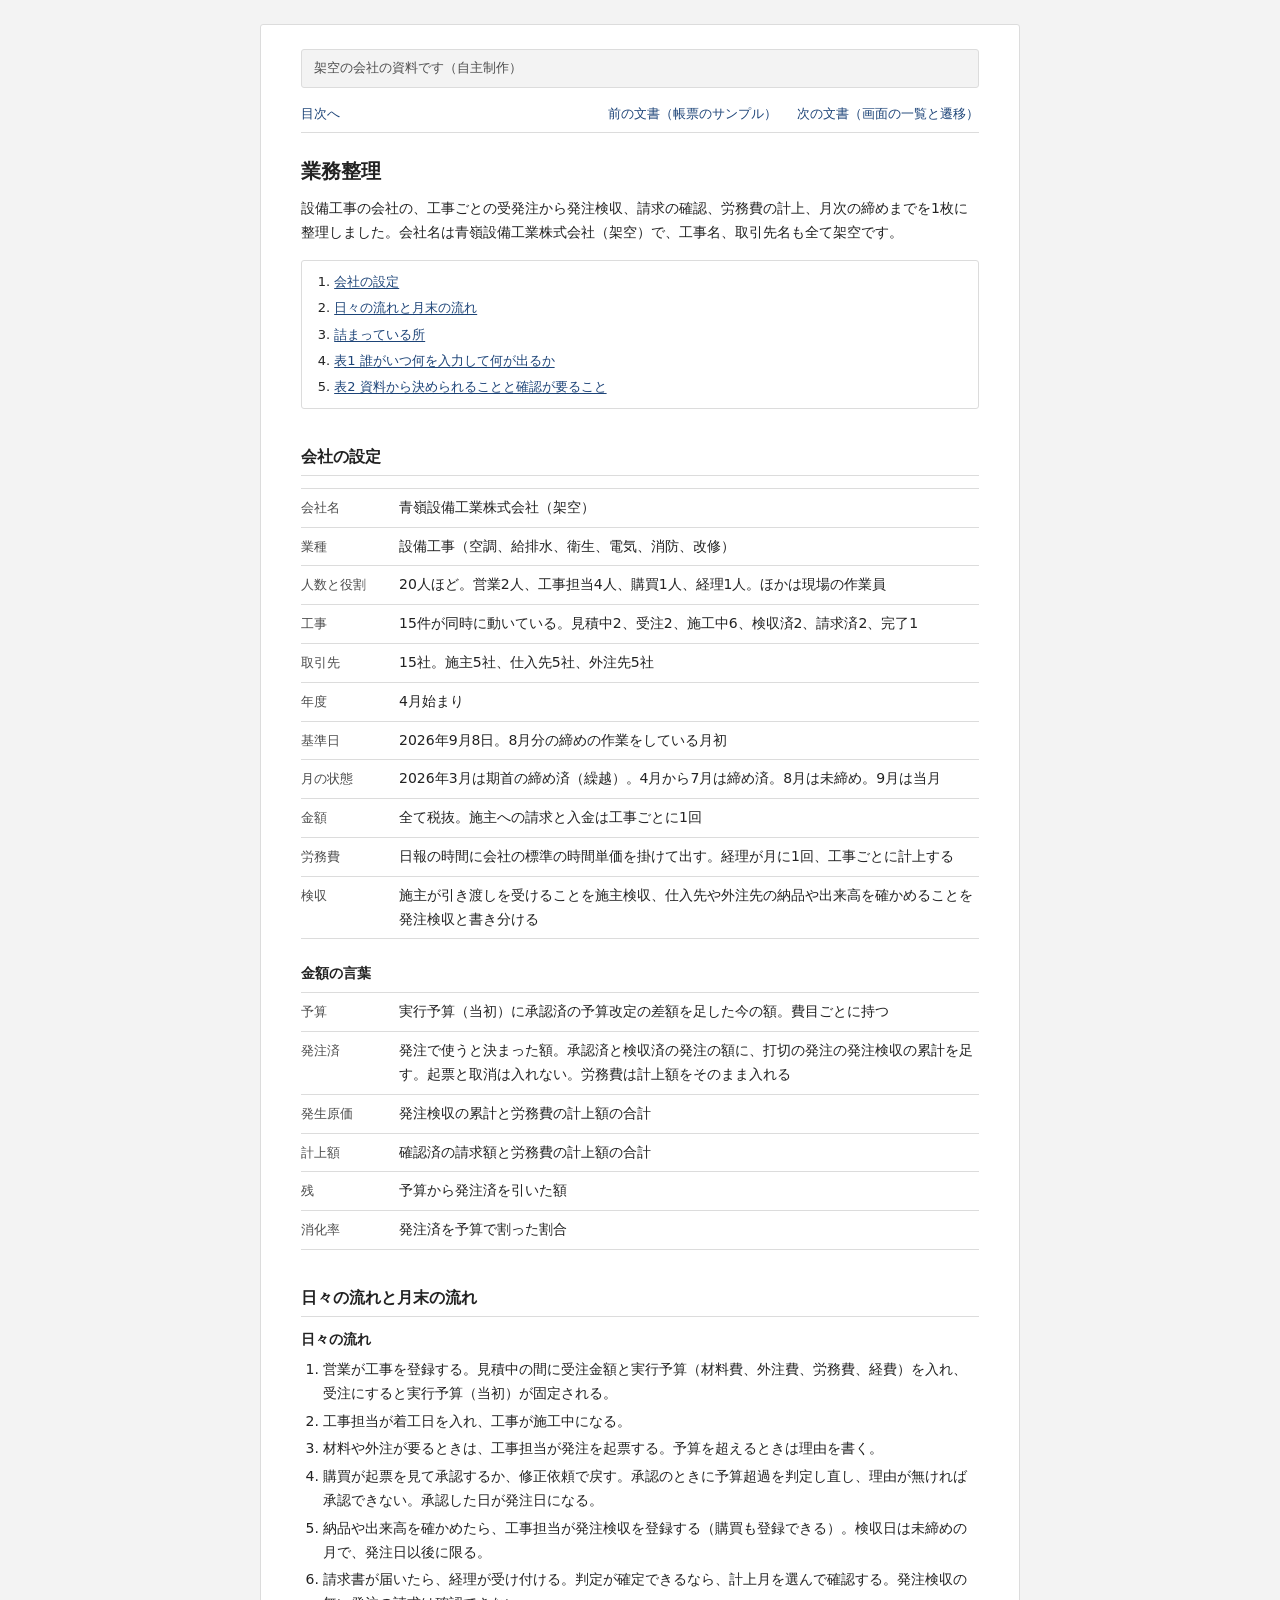
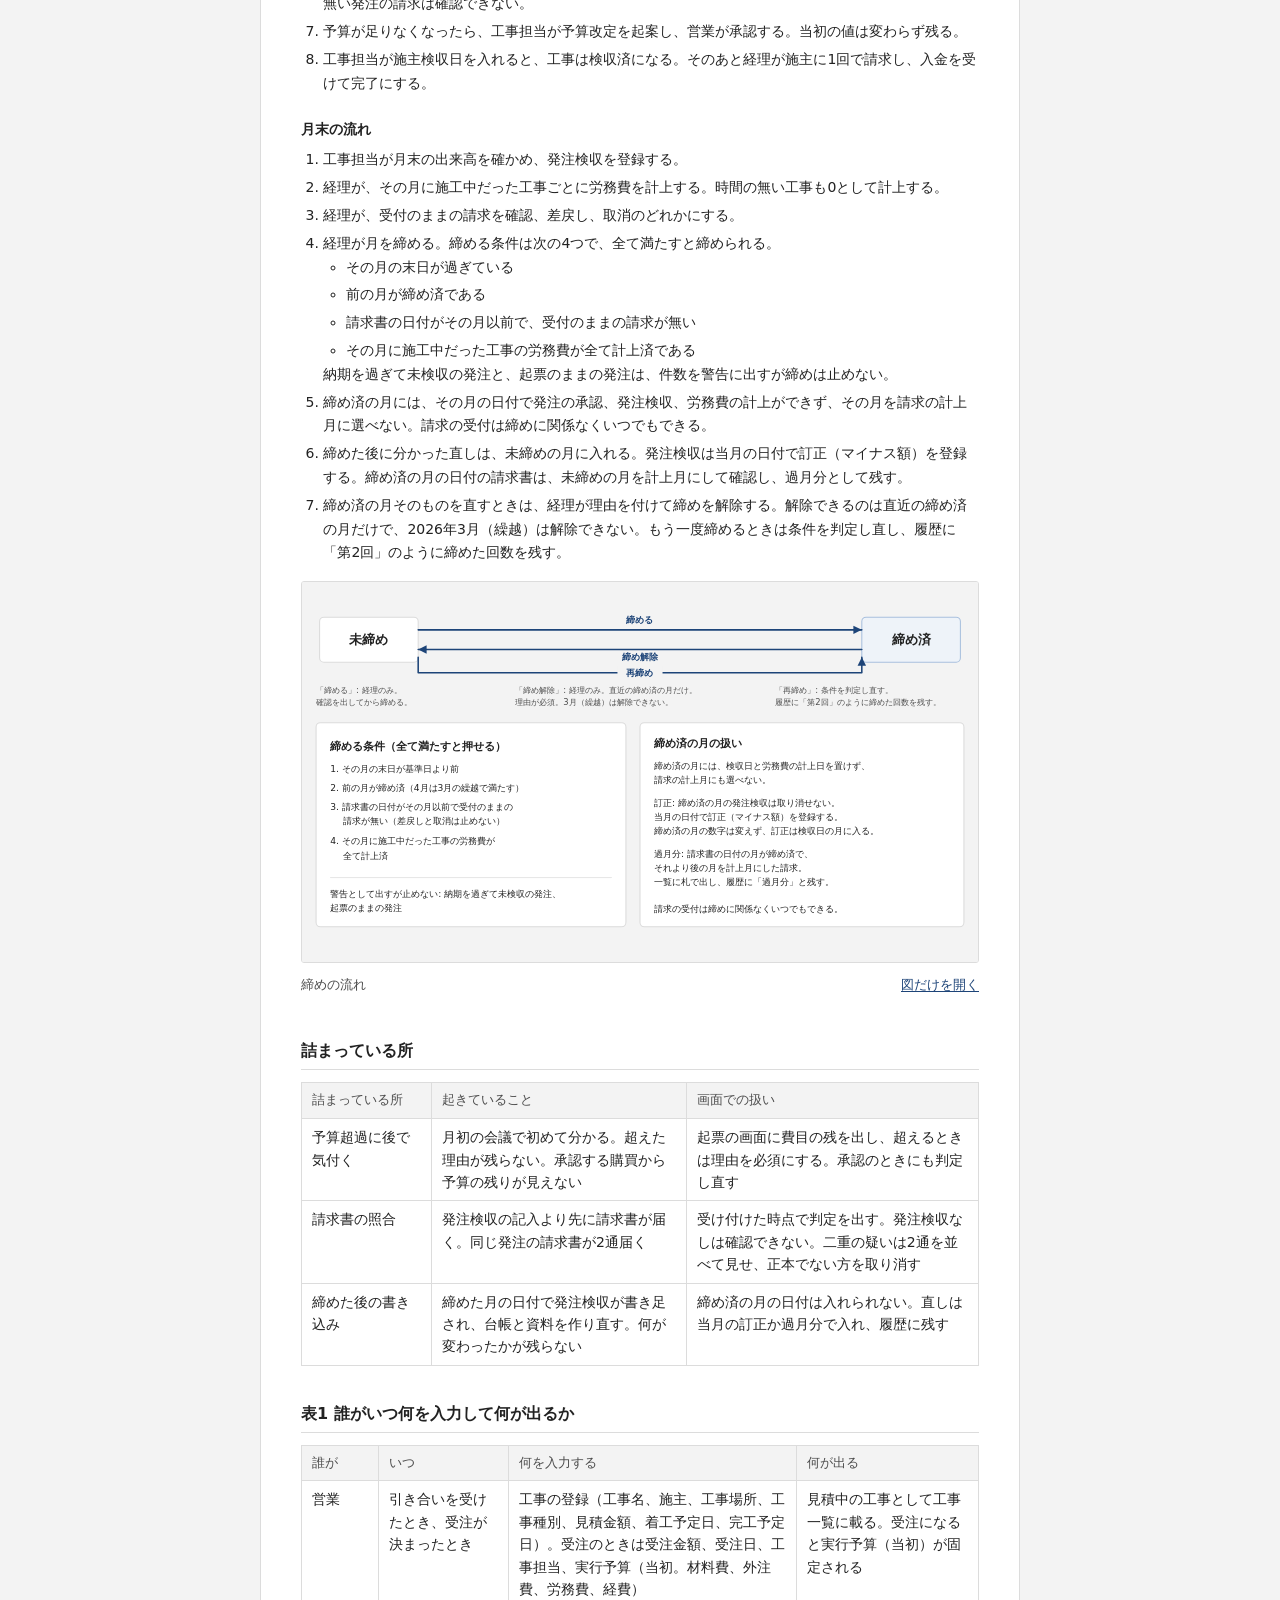
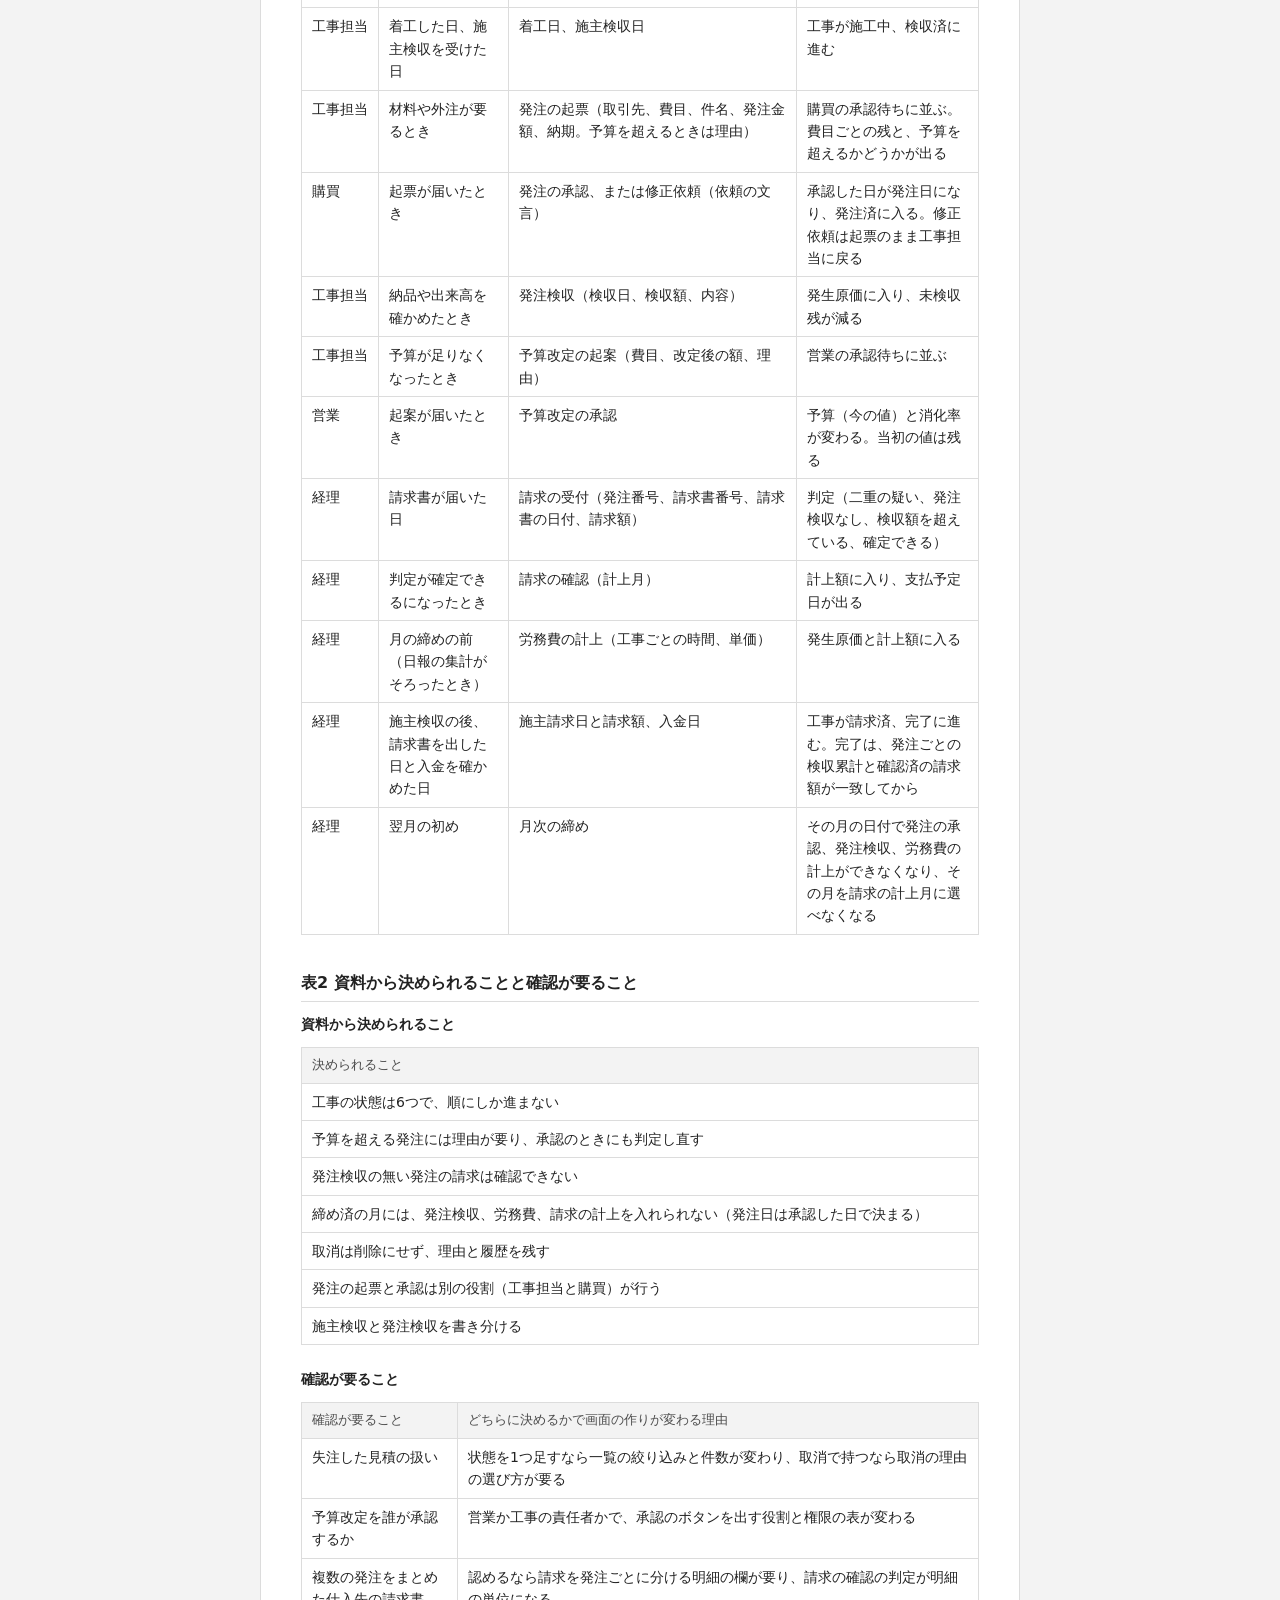
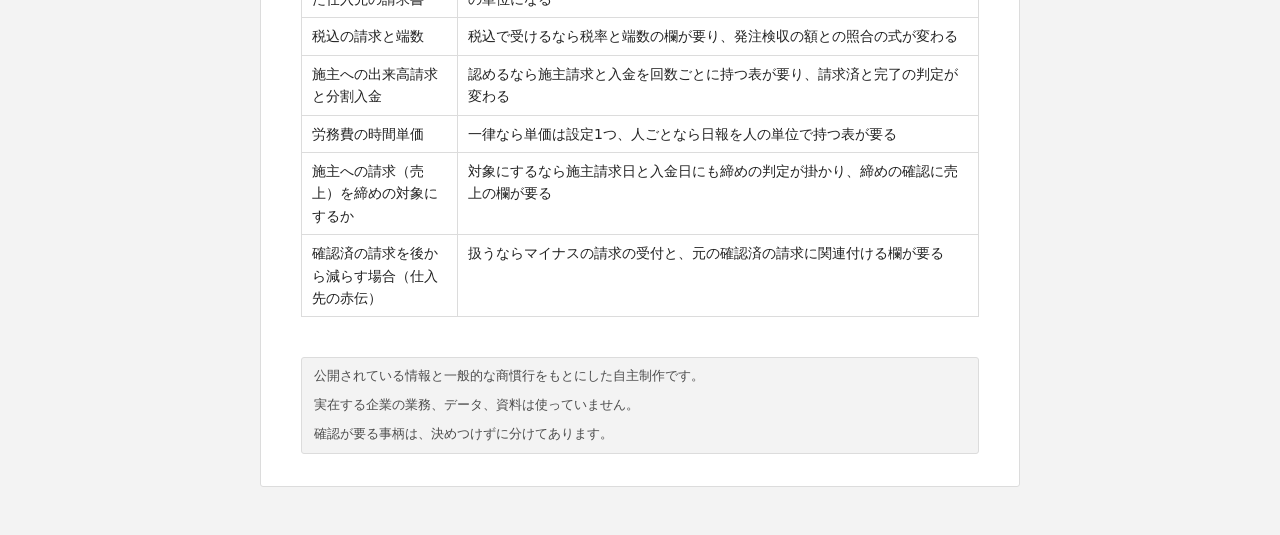
<file: docs/03_gyomu_seiri.html>
<!DOCTYPE html>
<html lang="ja">
<head>
<meta charset="utf-8">
<meta name="viewport" content="width=device-width, initial-scale=1">
<title>業務整理</title>
<link rel="stylesheet" href="docs.css">
</head>
<body>
<div class="page">
<header>
<p class="disc">架空の会社の資料です（自主制作）</p>
<nav class="nav" aria-label="文書の移動">
<a href="../index.html">目次へ</a>
<a class="prev" href="02_chohyo.html">前の文書<span class="doc">（帳票のサンプル）</span></a>
<a href="04_gamen_ichiran.html">次の文書<span class="doc">（画面の一覧と遷移）</span></a>
</nav>
</header>

<main>
<h1>業務整理</h1>
<p>設備工事の会社の、工事ごとの受発注から発注検収、請求の確認、労務費の計上、月次の締めまでを1枚に整理しました。会社名は青嶺設備工業株式会社（架空）で、工事名、取引先名も全て架空です。</p>

<nav class="toc" aria-label="この文書の目次">
<ol>
<li><a href="#settei">会社の設定</a></li>
<li><a href="#nagare">日々の流れと月末の流れ</a></li>
<li><a href="#tsumari">詰まっている所</a></li>
<li><a href="#hyo1">表1 誰がいつ何を入力して何が出るか</a></li>
<li><a href="#hyo2">表2 資料から決められることと確認が要ること</a></li>
</ol>
</nav>

<h2 id="settei">会社の設定</h2>
<dl class="kv">
<dt>会社名</dt><dd>青嶺設備工業株式会社（架空）</dd>
<dt>業種</dt><dd>設備工事（空調、給排水、衛生、電気、消防、改修）</dd>
<dt>人数と役割</dt><dd>20人ほど。営業2人、工事担当4人、購買1人、経理1人。ほかは現場の作業員</dd>
<dt>工事</dt><dd>15件が同時に動いている。見積中2、受注2、施工中6、検収済2、請求済2、完了1</dd>
<dt>取引先</dt><dd>15社。施主5社、仕入先5社、外注先5社</dd>
<dt>年度</dt><dd>4月始まり</dd>
<dt>基準日</dt><dd>2026年9月8日。8月分の締めの作業をしている月初</dd>
<dt>月の状態</dt><dd>2026年3月は期首の締め済（繰越）。4月から7月は締め済。8月は未締め。9月は当月</dd>
<dt>金額</dt><dd>全て税抜。施主への請求と入金は工事ごとに1回</dd>
<dt>労務費</dt><dd>日報の時間に会社の標準の時間単価を掛けて出す。経理が月に1回、工事ごとに計上する</dd>
<dt>検収</dt><dd>施主が引き渡しを受けることを施主検収、仕入先や外注先の納品や出来高を確かめることを発注検収と書き分ける</dd>
</dl>

<h3>金額の言葉</h3>
<dl class="kv">
<dt>予算</dt><dd>実行予算（当初）に承認済の予算改定の差額を足した今の額。費目ごとに持つ</dd>
<dt>発注済</dt><dd>発注で使うと決まった額。承認済と検収済の発注の額に、打切の発注の発注検収の累計を足す。起票と取消は入れない。労務費は計上額をそのまま入れる</dd>
<dt>発生原価</dt><dd>発注検収の累計と労務費の計上額の合計</dd>
<dt>計上額</dt><dd>確認済の請求額と労務費の計上額の合計</dd>
<dt>残</dt><dd>予算から発注済を引いた額</dd>
<dt>消化率</dt><dd>発注済を予算で割った割合</dd>
</dl>

<h2 id="nagare">日々の流れと月末の流れ</h2>
<h3>日々の流れ</h3>
<ol>
<li>営業が工事を登録する。見積中の間に受注金額と実行予算（材料費、外注費、労務費、経費）を入れ、受注にすると実行予算（当初）が固定される。</li>
<li>工事担当が着工日を入れ、工事が施工中になる。</li>
<li>材料や外注が要るときは、工事担当が発注を起票する。予算を超えるときは理由を書く。</li>
<li>購買が起票を見て承認するか、修正依頼で戻す。承認のときに予算超過を判定し直し、理由が無ければ承認できない。承認した日が発注日になる。</li>
<li>納品や出来高を確かめたら、工事担当が発注検収を登録する（購買も登録できる）。検収日は未締めの月で、発注日以後に限る。</li>
<li>請求書が届いたら、経理が受け付ける。判定が確定できるなら、計上月を選んで確認する。発注検収の無い発注の請求は確認できない。</li>
<li>予算が足りなくなったら、工事担当が予算改定を起案し、営業が承認する。当初の値は変わらず残る。</li>
<li>工事担当が施主検収日を入れると、工事は検収済になる。そのあと経理が施主に1回で請求し、入金を受けて完了にする。</li>
</ol>

<h3>月末の流れ</h3>
<ol>
<li>工事担当が月末の出来高を確かめ、発注検収を登録する。</li>
<li>経理が、その月に施工中だった工事ごとに労務費を計上する。時間の無い工事も0として計上する。</li>
<li>経理が、受付のままの請求を確認、差戻し、取消のどれかにする。</li>
<li>経理が月を締める。締める条件は次の4つで、全て満たすと締められる。
<ul>
<li>その月の末日が過ぎている</li>
<li>前の月が締め済である</li>
<li>請求書の日付がその月以前で、受付のままの請求が無い</li>
<li>その月に施工中だった工事の労務費が全て計上済である</li>
</ul>
納期を過ぎて未検収の発注と、起票のままの発注は、件数を警告に出すが締めは止めない。</li>
<li>締め済の月には、その月の日付で発注の承認、発注検収、労務費の計上ができず、その月を請求の計上月に選べない。請求の受付は締めに関係なくいつでもできる。</li>
<li>締めた後に分かった直しは、未締めの月に入れる。発注検収は当月の日付で訂正（マイナス額）を登録する。締め済の月の日付の請求書は、未締めの月を計上月にして確認し、過月分として残す。</li>
<li>締め済の月そのものを直すときは、経理が理由を付けて締めを解除する。解除できるのは直近の締め済の月だけで、2026年3月（繰越）は解除できない。もう一度締めるときは条件を判定し直し、履歴に「第2回」のように締めた回数を残す。</li>
</ol>

<figure class="fig">
<img src="img/flow_shime.svg" width="960" height="540" alt="締める条件の4つを満たして経理が月を締め、締め済の月への直しは当月の訂正か過月分として未締めの月に入れ、締め済の月そのものを直すときは直近の月だけ理由を付けて解除し、条件を判定し直して第2回として締め直す流れの図。">
<figcaption><span>締めの流れ</span><a class="open" href="img/flow_shime.svg">図だけを開く</a></figcaption>
</figure>

<h2 id="tsumari">詰まっている所</h2>
<table class="tbl stack">
<thead><tr><th class="w10">詰まっている所</th><th>起きていること</th><th>画面での扱い</th></tr></thead>
<tbody>
<tr>
<td data-label="詰まっている所">予算超過に後で気付く</td>
<td data-label="起きていること">月初の会議で初めて分かる。超えた理由が残らない。承認する購買から予算の残りが見えない</td>
<td data-label="画面での扱い">起票の画面に費目の残を出し、超えるときは理由を必須にする。承認のときにも判定し直す</td>
</tr>
<tr>
<td data-label="詰まっている所">請求書の照合</td>
<td data-label="起きていること">発注検収の記入より先に請求書が届く。同じ発注の請求書が2通届く</td>
<td data-label="画面での扱い">受け付けた時点で判定を出す。発注検収なしは確認できない。二重の疑いは2通を並べて見せ、正本でない方を取り消す</td>
</tr>
<tr>
<td data-label="詰まっている所">締めた後の書き込み</td>
<td data-label="起きていること">締めた月の日付で発注検収が書き足され、台帳と資料を作り直す。何が変わったかが残らない</td>
<td data-label="画面での扱い">締め済の月の日付は入れられない。直しは当月の訂正か過月分で入れ、履歴に残す</td>
</tr>
</tbody>
</table>

<h2 id="hyo1">表1 誰がいつ何を入力して何が出るか</h2>
<table class="tbl stack">
<thead><tr><th class="nw">誰が</th><th class="w10">いつ</th><th>何を入力する</th><th>何が出る</th></tr></thead>
<tbody>
<tr><td class="nw" data-label="誰が">営業</td><td data-label="いつ">引き合いを受けたとき、受注が決まったとき</td><td data-label="何を入力する">工事の登録（工事名、施主、工事場所、工事種別、見積金額、着工予定日、完工予定日）。受注のときは受注金額、受注日、工事担当、実行予算（当初。材料費、外注費、労務費、経費）</td><td data-label="何が出る">見積中の工事として工事一覧に載る。受注になると実行予算（当初）が固定される</td></tr>
<tr><td class="nw" data-label="誰が">工事担当</td><td data-label="いつ">着工した日、施主検収を受けた日</td><td data-label="何を入力する">着工日、施主検収日</td><td data-label="何が出る">工事が施工中、検収済に進む</td></tr>
<tr><td class="nw" data-label="誰が">工事担当</td><td data-label="いつ">材料や外注が要るとき</td><td data-label="何を入力する">発注の起票（取引先、費目、件名、発注金額、納期。予算を超えるときは理由）</td><td data-label="何が出る">購買の承認待ちに並ぶ。費目ごとの残と、予算を超えるかどうかが出る</td></tr>
<tr><td class="nw" data-label="誰が">購買</td><td data-label="いつ">起票が届いたとき</td><td data-label="何を入力する">発注の承認、または修正依頼（依頼の文言）</td><td data-label="何が出る">承認した日が発注日になり、発注済に入る。修正依頼は起票のまま工事担当に戻る</td></tr>
<tr><td class="nw" data-label="誰が">工事担当</td><td data-label="いつ">納品や出来高を確かめたとき</td><td data-label="何を入力する">発注検収（検収日、検収額、内容）</td><td data-label="何が出る">発生原価に入り、未検収残が減る</td></tr>
<tr><td class="nw" data-label="誰が">工事担当</td><td data-label="いつ">予算が足りなくなったとき</td><td data-label="何を入力する">予算改定の起案（費目、改定後の額、理由）</td><td data-label="何が出る">営業の承認待ちに並ぶ</td></tr>
<tr><td class="nw" data-label="誰が">営業</td><td data-label="いつ">起案が届いたとき</td><td data-label="何を入力する">予算改定の承認</td><td data-label="何が出る">予算（今の値）と消化率が変わる。当初の値は残る</td></tr>
<tr><td class="nw" data-label="誰が">経理</td><td data-label="いつ">請求書が届いた日</td><td data-label="何を入力する">請求の受付（発注番号、請求書番号、請求書の日付、請求額）</td><td data-label="何が出る">判定（二重の疑い、発注検収なし、検収額を超えている、確定できる）</td></tr>
<tr><td class="nw" data-label="誰が">経理</td><td data-label="いつ">判定が確定できるになったとき</td><td data-label="何を入力する">請求の確認（計上月）</td><td data-label="何が出る">計上額に入り、支払予定日が出る</td></tr>
<tr><td class="nw" data-label="誰が">経理</td><td data-label="いつ">月の締めの前（日報の集計がそろったとき）</td><td data-label="何を入力する">労務費の計上（工事ごとの時間、単価）</td><td data-label="何が出る">発生原価と計上額に入る</td></tr>
<tr><td class="nw" data-label="誰が">経理</td><td data-label="いつ">施主検収の後、請求書を出した日と入金を確かめた日</td><td data-label="何を入力する">施主請求日と請求額、入金日</td><td data-label="何が出る">工事が請求済、完了に進む。完了は、発注ごとの検収累計と確認済の請求額が一致してから</td></tr>
<tr><td class="nw" data-label="誰が">経理</td><td data-label="いつ">翌月の初め</td><td data-label="何を入力する">月次の締め</td><td data-label="何が出る">その月の日付で発注の承認、発注検収、労務費の計上ができなくなり、その月を請求の計上月に選べなくなる</td></tr>
</tbody>
</table>

<h2 id="hyo2">表2 資料から決められることと確認が要ること</h2>
<h3>資料から決められること</h3>
<table class="tbl">
<thead><tr><th>決められること</th></tr></thead>
<tbody>
<tr><td>工事の状態は6つで、順にしか進まない</td></tr>
<tr><td>予算を超える発注には理由が要り、承認のときにも判定し直す</td></tr>
<tr><td>発注検収の無い発注の請求は確認できない</td></tr>
<tr><td>締め済の月には、発注検収、労務費、請求の計上を入れられない（発注日は承認した日で決まる）</td></tr>
<tr><td>取消は削除にせず、理由と履歴を残す</td></tr>
<tr><td>発注の起票と承認は別の役割（工事担当と購買）が行う</td></tr>
<tr><td>施主検収と発注検収を書き分ける</td></tr>
</tbody>
</table>

<h3>確認が要ること</h3>
<table class="tbl stack">
<thead><tr><th class="w12">確認が要ること</th><th>どちらに決めるかで画面の作りが変わる理由</th></tr></thead>
<tbody>
<tr><td data-label="確認が要ること">失注した見積の扱い</td><td data-label="変わる理由">状態を1つ足すなら一覧の絞り込みと件数が変わり、取消で持つなら取消の理由の選び方が要る</td></tr>
<tr><td data-label="確認が要ること">予算改定を誰が承認するか</td><td data-label="変わる理由">営業か工事の責任者かで、承認のボタンを出す役割と権限の表が変わる</td></tr>
<tr><td data-label="確認が要ること">複数の発注をまとめた仕入先の請求書</td><td data-label="変わる理由">認めるなら請求を発注ごとに分ける明細の欄が要り、請求の確認の判定が明細の単位になる</td></tr>
<tr><td data-label="確認が要ること">税込の請求と端数</td><td data-label="変わる理由">税込で受けるなら税率と端数の欄が要り、発注検収の額との照合の式が変わる</td></tr>
<tr><td data-label="確認が要ること">施主への出来高請求と分割入金</td><td data-label="変わる理由">認めるなら施主請求と入金を回数ごとに持つ表が要り、請求済と完了の判定が変わる</td></tr>
<tr><td data-label="確認が要ること">労務費の時間単価</td><td data-label="変わる理由">一律なら単価は設定1つ、人ごとなら日報を人の単位で持つ表が要る</td></tr>
<tr><td data-label="確認が要ること">施主への請求（売上）を締めの対象にするか</td><td data-label="変わる理由">対象にするなら施主請求日と入金日にも締めの判定が掛かり、締めの確認に売上の欄が要る</td></tr>
<tr><td data-label="確認が要ること">確認済の請求を後から減らす場合（仕入先の赤伝）</td><td data-label="変わる理由">扱うならマイナスの請求の受付と、元の確認済の請求に関連付ける欄が要る</td></tr>
</tbody>
</table>
</main>

<footer class="disc">
<p>公開されている情報と一般的な商慣行をもとにした自主制作です。</p>
<p>実在する企業の業務、データ、資料は使っていません。</p>
<p>確認が要る事柄は、決めつけずに分けてあります。</p>
</footer>
</div>
</body>
</html>
</file>
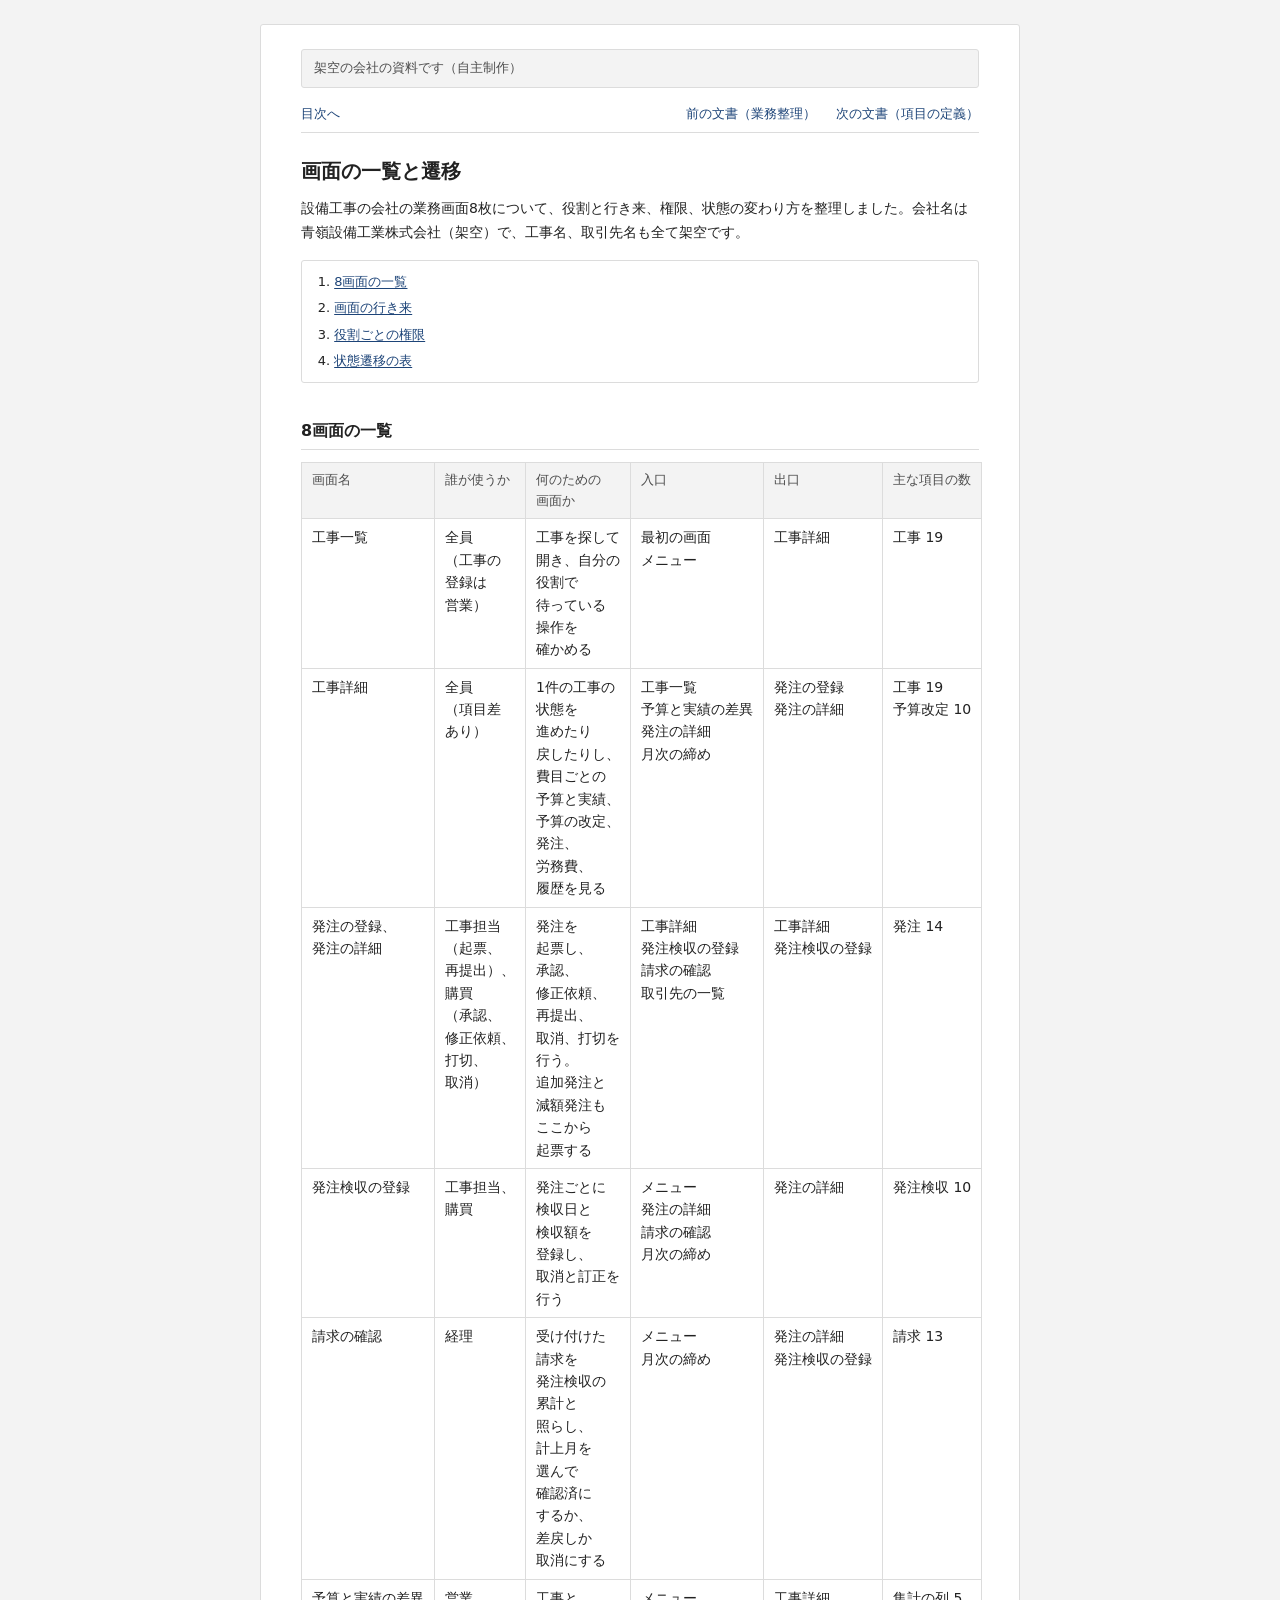
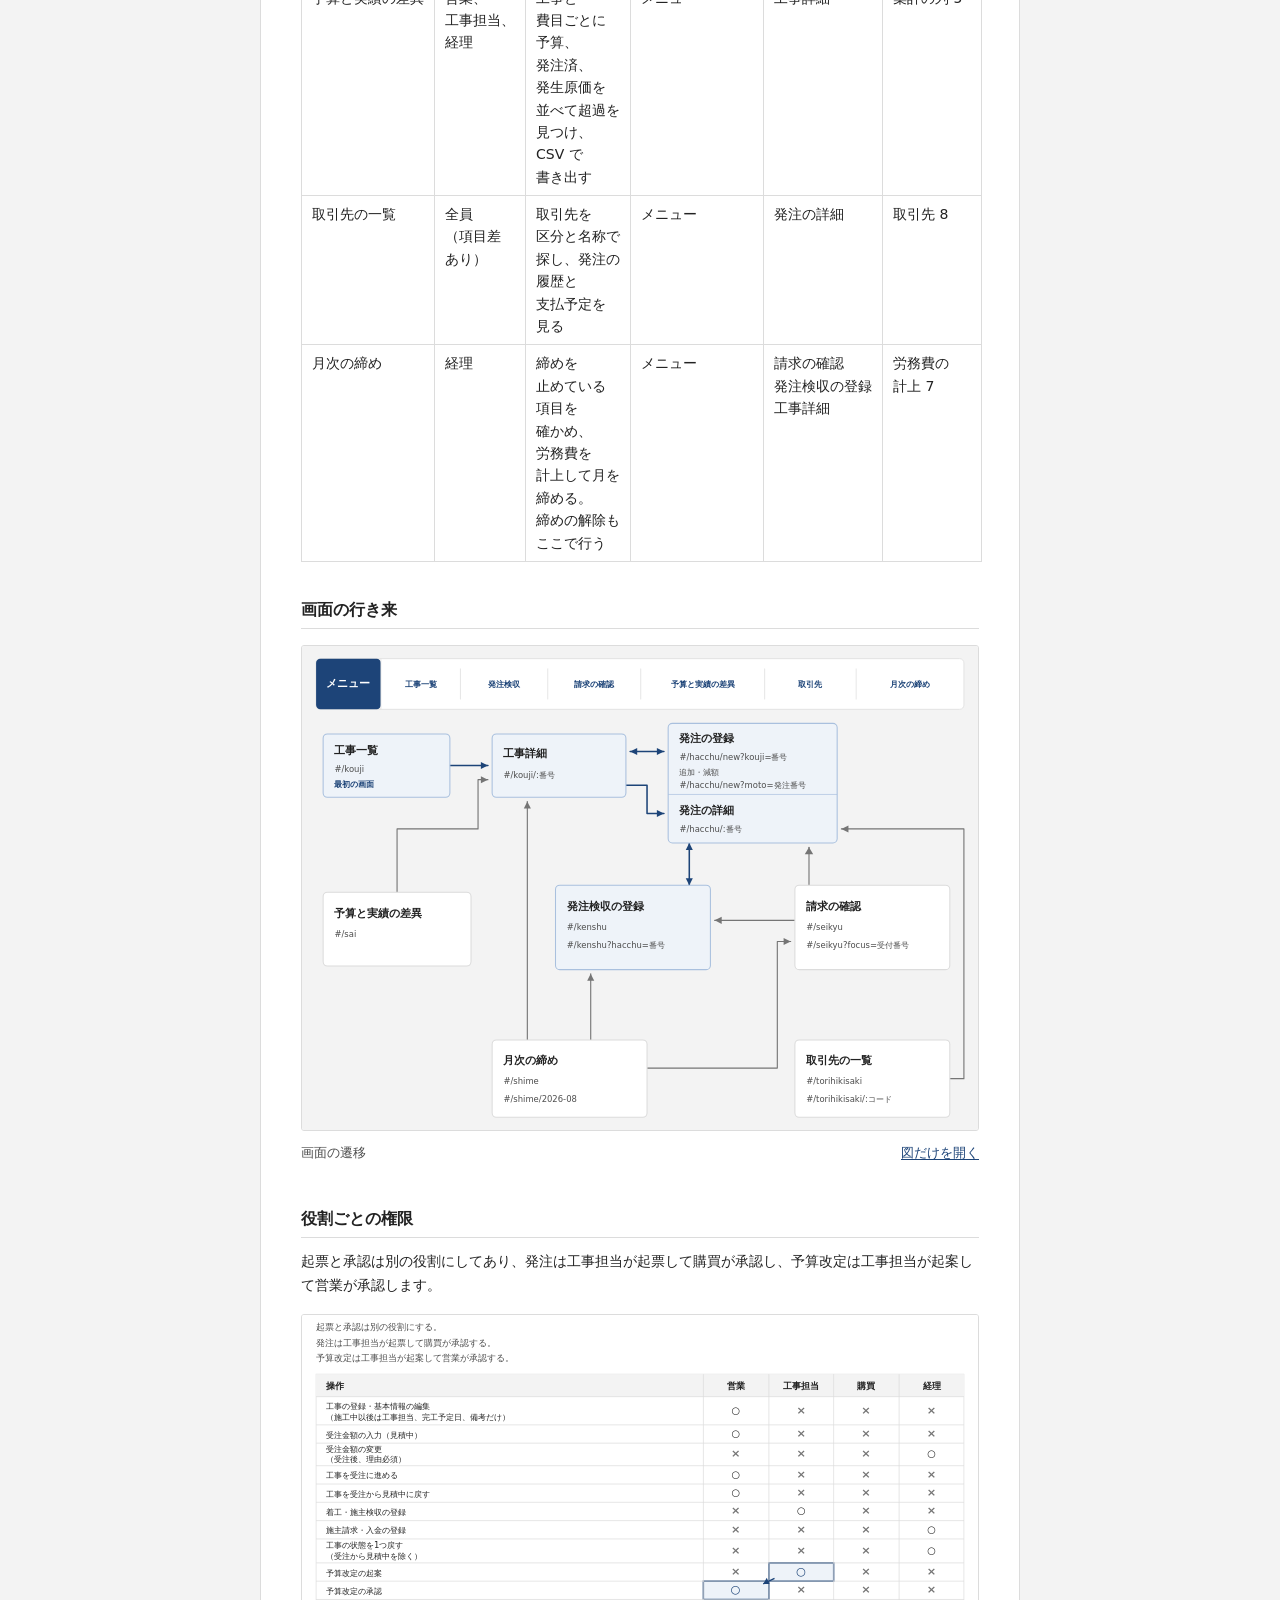
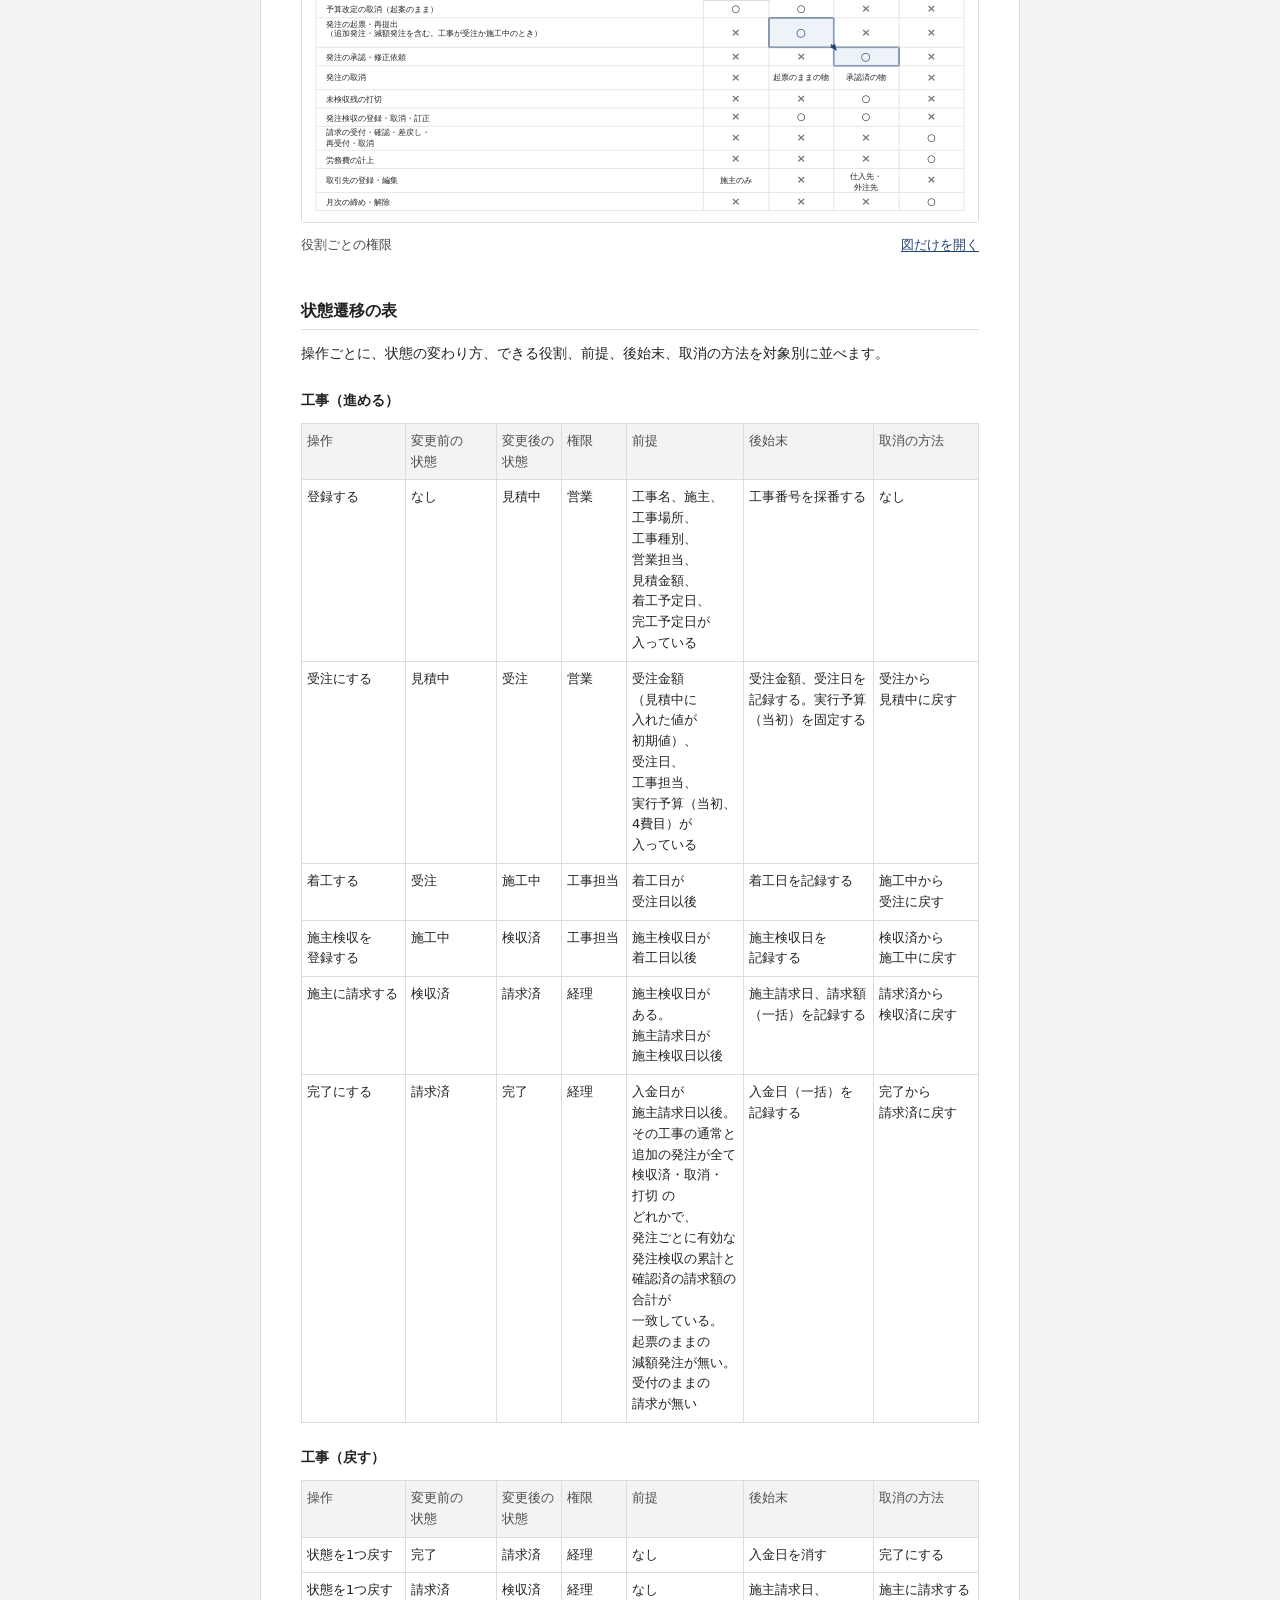
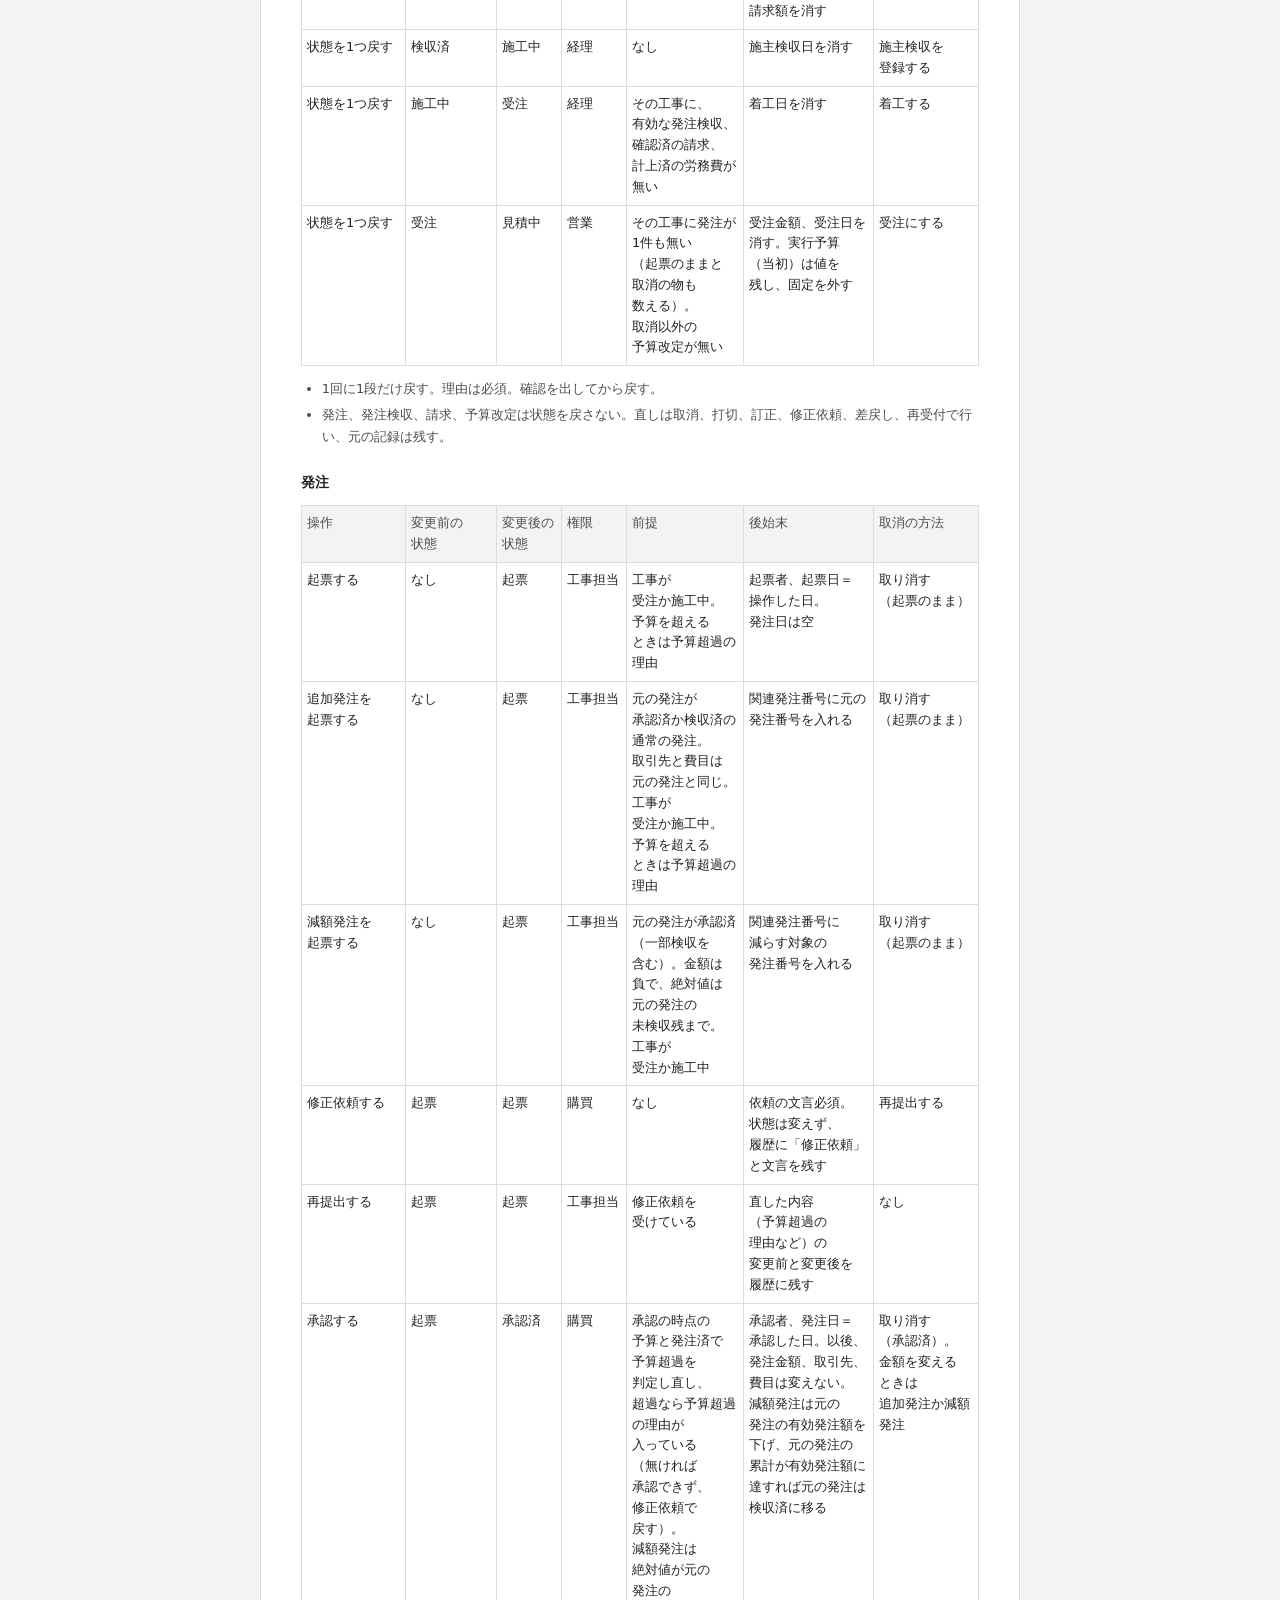
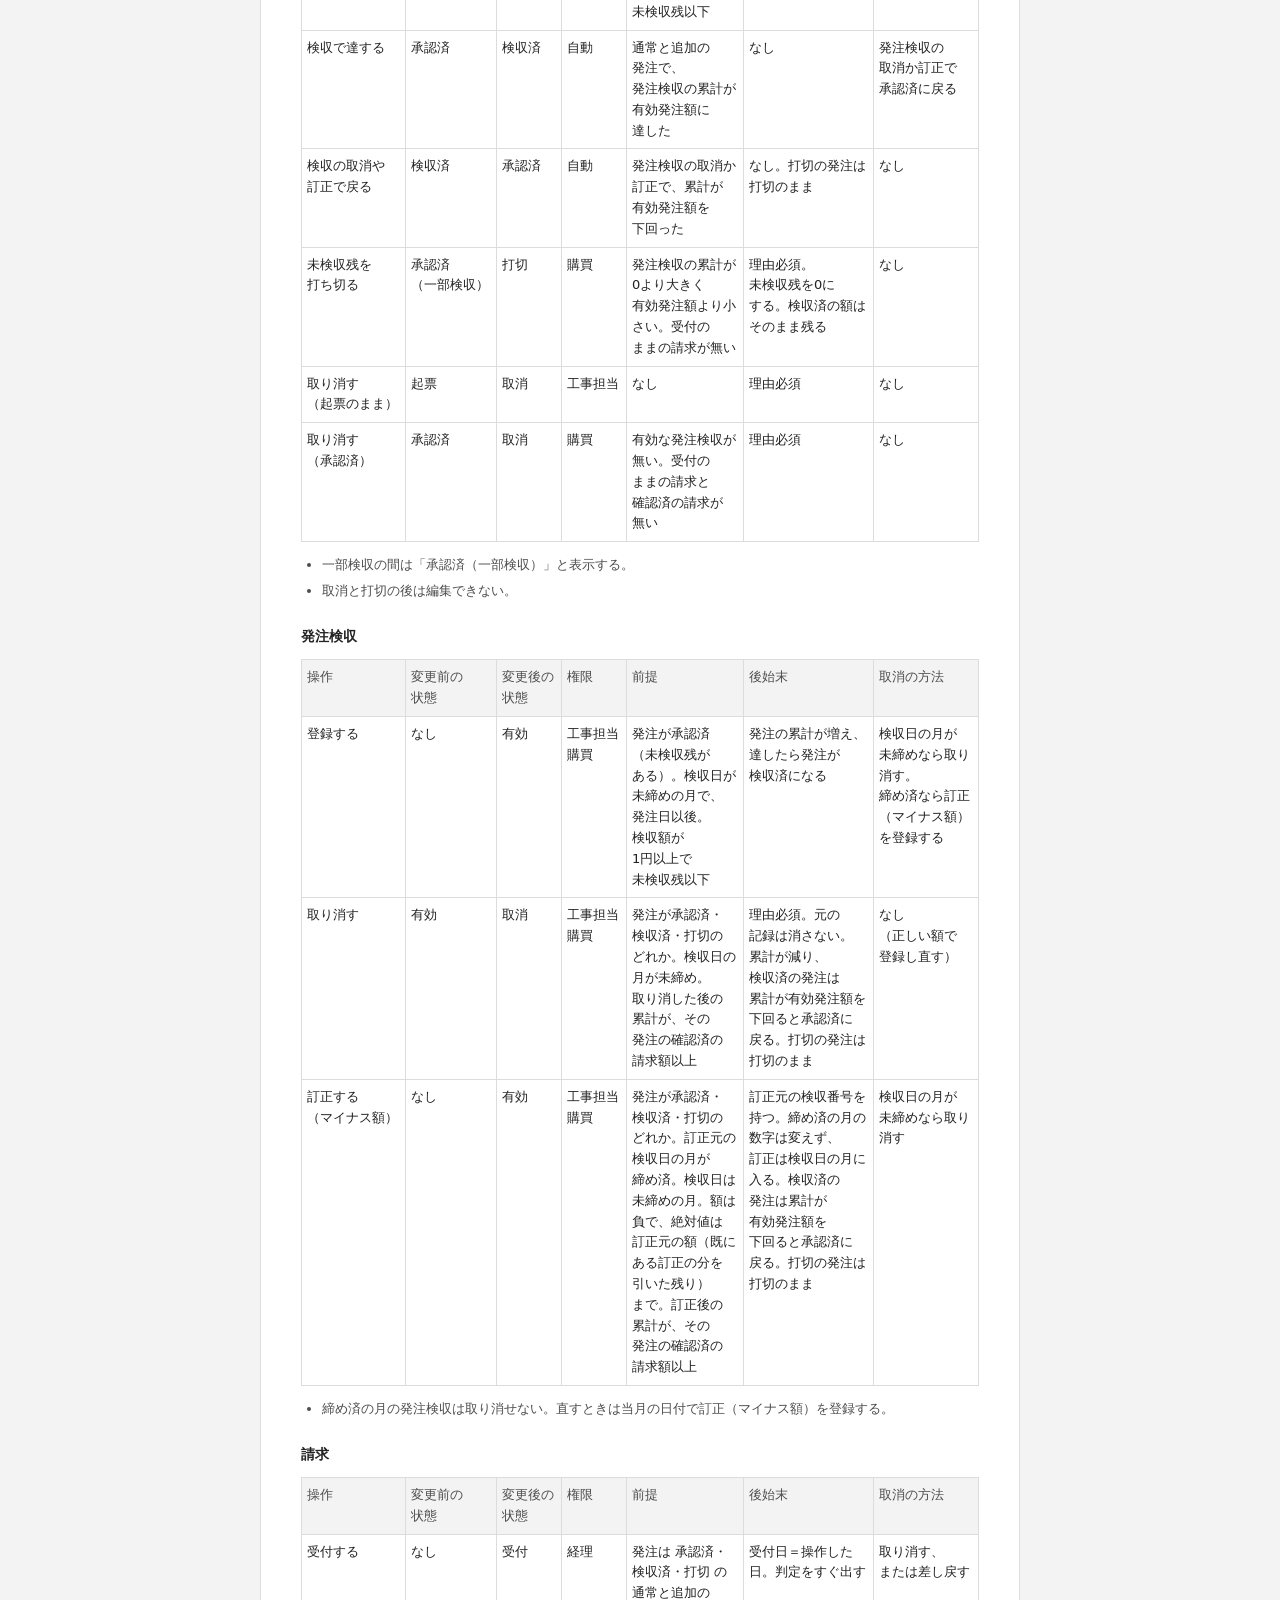
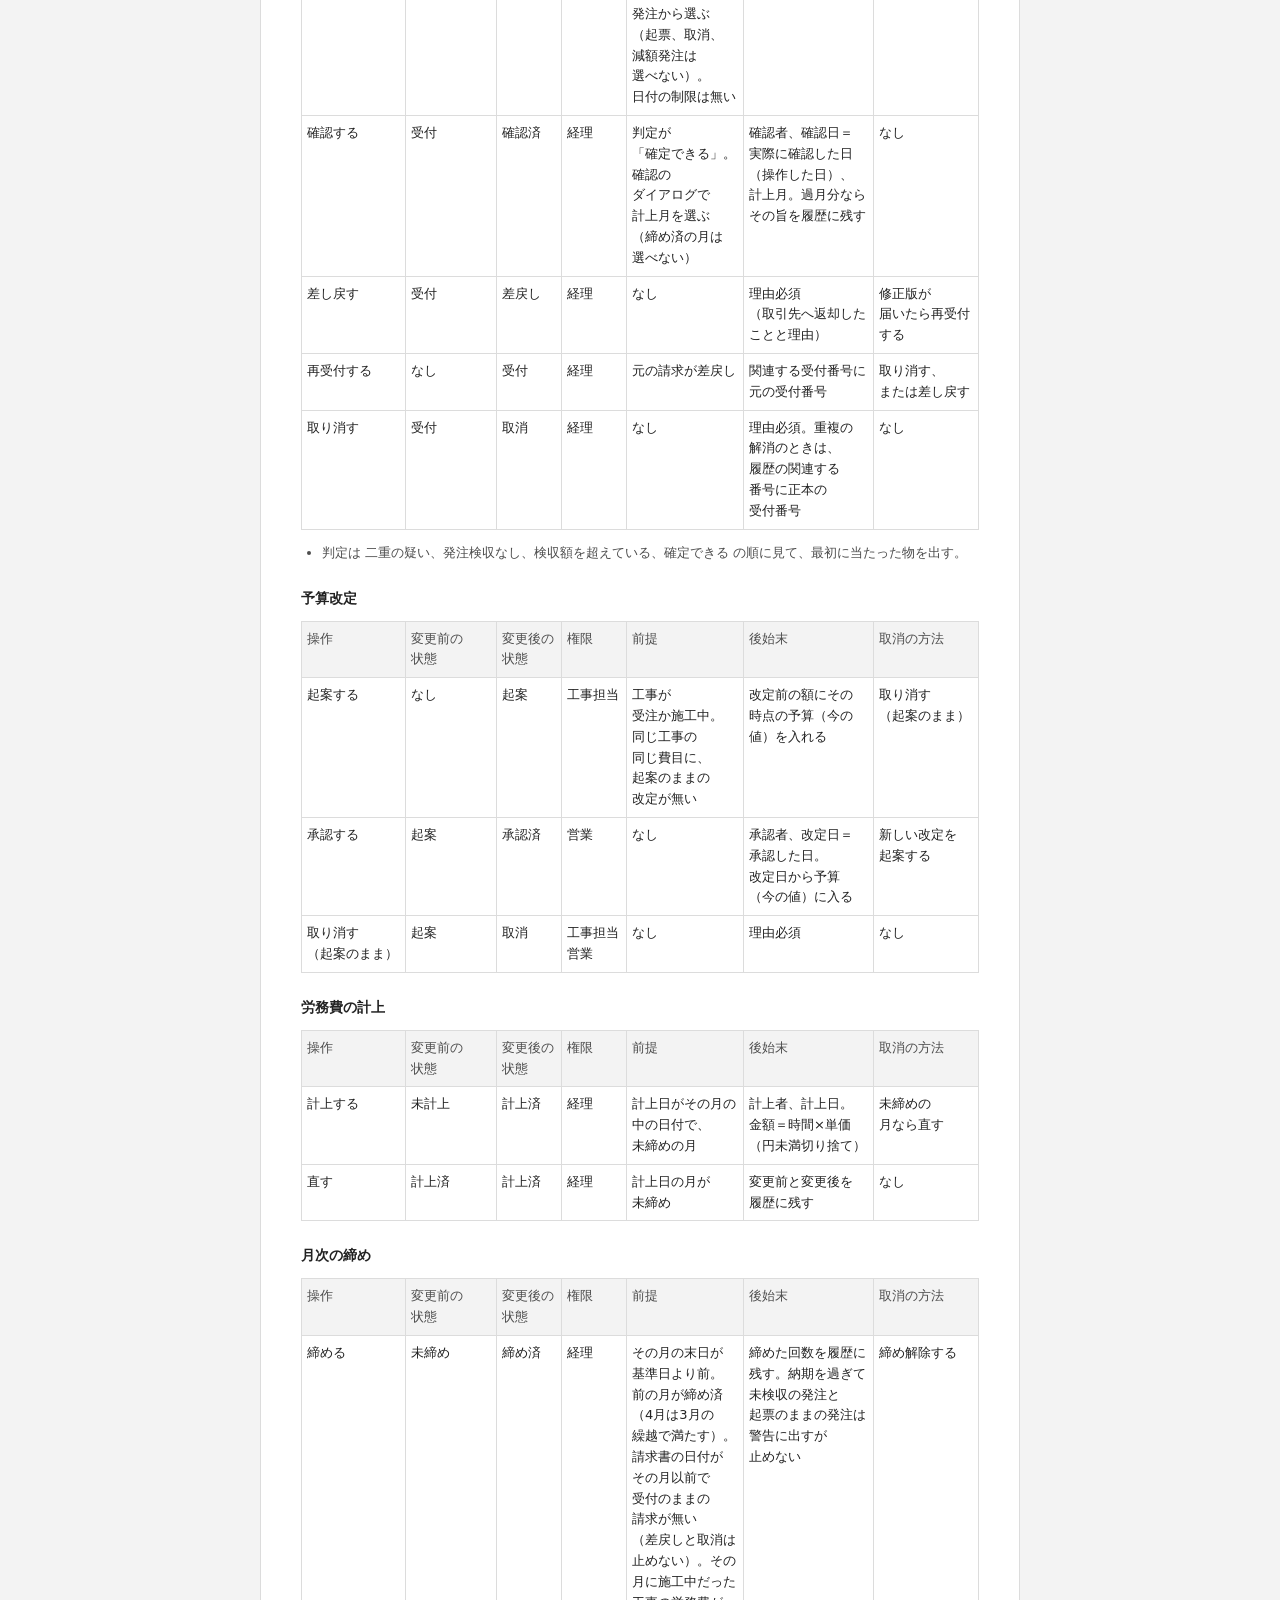
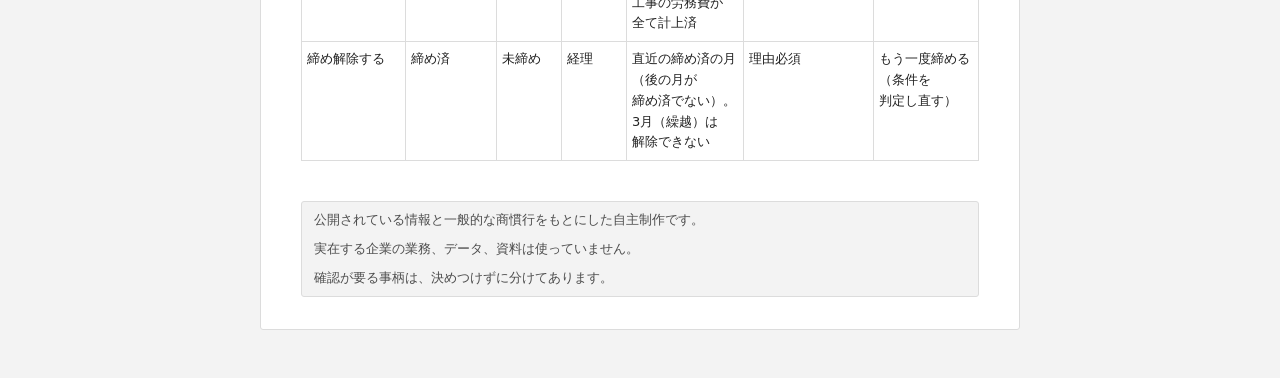
<file: docs/04_gamen_ichiran.html>
<!DOCTYPE html>
<html lang="ja">
<head>
<meta charset="utf-8">
<meta name="viewport" content="width=device-width, initial-scale=1">
<title>画面の一覧と遷移</title>
<link rel="stylesheet" href="docs.css">
</head>
<body>
<div class="page">
<header>
<p class="disc">架空の会社の資料です（自主制作）</p>
<nav class="nav" aria-label="文書の移動">
<a href="../index.html">目次へ</a>
<a class="prev" href="03_gyomu_seiri.html">前の文書<span class="doc">（業務整理）</span></a>
<a href="05_koumoku.html">次の文書<span class="doc">（項目の定義）</span></a>
</nav>
</header>

<main>
<h1>画面の一覧と遷移</h1>
<p>設備工事の会社の業務画面8枚について、役割と行き来、権限、状態の変わり方を整理しました。会社名は<span id="kaisha">青嶺設備工業株式会社</span>（架空）で、工事名、取引先名も全て架空です。</p>

<nav class="toc" aria-label="この文書の目次">
<ol>
<li><a href="#ichiran">8画面の一覧</a></li>
<li><a href="#seni">画面の行き来</a></li>
<li><a href="#kengen">役割ごとの権限</a></li>
<li><a href="#jotai">状態遷移の表</a></li>
</ol>
</nav>

<h2 id="ichiran">8画面の一覧</h2>
<table class="tbl stack wide">
<thead><tr><th>画面名</th><th>誰が使うか</th><th class="w10">何のための<br>画面か</th><th>入口</th><th>出口</th><th>主な項目の数</th></tr></thead>
<tbody>
<tr>
<td class="nw" data-label="画面名">工事一覧</td>
<td data-label="誰が使うか"><span class="nw">全員</span><span class="nw">（工事の</span><span class="nw">登録は</span><span class="nw">営業）</span></td>
<td class="ph" data-label="目的">工事を探して開き、自分の役割で待っている操作を確かめる</td>
<td class="nw" data-label="入口">最初の画面<br>メニュー</td>
<td class="nw" data-label="出口">工事詳細</td>
<td class="nw" data-label="主な項目の数">工事 19</td>
</tr>
<tr>
<td class="nw" data-label="画面名">工事詳細</td>
<td data-label="誰が使うか"><span class="nw">全員</span><span class="nw">（項目差</span><span class="nw">あり）</span></td>
<td class="ph" data-label="目的">1件の工事の状態を進めたり<wbr>戻したりし、費目ごとの予算と実績、予算の改定、発注、労務費、履歴を見る</td>
<td class="nw" data-label="入口">工事一覧<br>予算と実績の差異<br>発注の詳細<br>月次の締め</td>
<td class="nw" data-label="出口">発注の登録<br>発注の詳細</td>
<td class="nw" data-label="主な項目の数">工事 19<br>予算改定 10</td>
</tr>
<tr>
<td class="nw" data-label="画面名">発注の登録、<br>発注の詳細</td>
<td data-label="誰が使うか"><span class="nw">工事担当</span><span class="nw">（起票、</span><span class="nw">再提出）、</span><span class="nw">購買</span><span class="nw">（承認、</span><span class="nw">修正依頼、</span><span class="nw">打切、</span><span class="nw">取消）</span></td>
<td class="ph" data-label="目的">発注を起票し、承認、修正依頼、再提出、取消、打切を行う。追加発注と減額発注もここから起票する</td>
<td class="nw" data-label="入口">工事詳細<br>発注検収の登録<br>請求の確認<br>取引先の一覧</td>
<td class="nw" data-label="出口">工事詳細<br>発注検収の登録</td>
<td class="nw" data-label="主な項目の数">発注 14</td>
</tr>
<tr>
<td class="nw" data-label="画面名">発注検収の登録</td>
<td data-label="誰が使うか"><span class="nw">工事担当、</span><span class="nw">購買</span></td>
<td class="ph" data-label="目的">発注ごとに検収日と検収額を登録し、取消と訂正を行う</td>
<td class="nw" data-label="入口">メニュー<br>発注の詳細<br>請求の確認<br>月次の締め</td>
<td class="nw" data-label="出口">発注の詳細</td>
<td class="nw" data-label="主な項目の数">発注検収 10</td>
</tr>
<tr>
<td class="nw" data-label="画面名">請求の確認</td>
<td class="nw" data-label="誰が使うか">経理</td>
<td class="ph" data-label="目的">受け付けた請求を発注検収の累計と照らし、計上月を選んで確認済にするか、差戻しか取消にする</td>
<td class="nw" data-label="入口">メニュー<br>月次の締め</td>
<td class="nw" data-label="出口">発注の詳細<br>発注検収の登録</td>
<td class="nw" data-label="主な項目の数">請求 13</td>
</tr>
<tr>
<td class="nw" data-label="画面名">予算と実績の差異</td>
<td data-label="誰が使うか"><span class="nw">営業、</span><span class="nw">工事担当、</span><span class="nw">経理</span></td>
<td class="ph" data-label="目的">工事と費目ごとに予算、発注済、発生原価を並べて超過を見つけ、CSV で書き出す</td>
<td class="nw" data-label="入口">メニュー</td>
<td class="nw" data-label="出口">工事詳細</td>
<td class="nw" data-label="主な項目の数">集計の列 5</td>
</tr>
<tr>
<td class="nw" data-label="画面名">取引先の一覧</td>
<td data-label="誰が使うか"><span class="nw">全員</span><span class="nw">（項目差</span><span class="nw">あり）</span></td>
<td class="ph" data-label="目的">取引先を区分と名称で探し、発注の履歴と支払予定を見る</td>
<td class="nw" data-label="入口">メニュー</td>
<td class="nw" data-label="出口">発注の詳細</td>
<td class="nw" data-label="主な項目の数">取引先 8</td>
</tr>
<tr>
<td class="nw" data-label="画面名">月次の締め</td>
<td class="nw" data-label="誰が使うか">経理</td>
<td class="ph" data-label="目的">締めを止めている項目を確かめ、労務費を計上して月を締める。締めの解除もここで行う</td>
<td class="nw" data-label="入口">メニュー</td>
<td class="nw" data-label="出口">請求の確認<br>発注検収の登録<br>工事詳細</td>
<td class="nw" data-label="主な項目の数">労務費の<br>計上 7</td>
</tr>
</tbody>
</table>

<h2 id="seni">画面の行き来</h2>
<figure class="fig">
<img src="img/flow_gamen.svg" width="960" height="688" alt="メニューと8画面の入口と出口を矢印で結んだ図。">
<figcaption><span>画面の遷移</span><a class="open" href="img/flow_gamen.svg">図だけを開く</a></figcaption>
</figure>

<h2 id="kengen">役割ごとの権限</h2>
<p>起票と承認は別の役割にしてあり、発注は工事担当が起票して購買が承認し、予算改定は工事担当が起案して営業が承認します。</p>
<figure class="fig">
<img src="img/kengen.svg" width="960" height="720" alt="営業、工事担当、購買、経理の4つの役割が、20の操作をそれぞれできるかどうかを示した図。">
<figcaption><span>役割ごとの権限</span><a class="open" href="img/kengen.svg">図だけを開く</a></figcaption>
</figure>

<h2 id="jotai">状態遷移の表</h2>
<p>操作ごとに、状態の変わり方、できる役割、前提、後始末、取消の方法を対象別に並べます。</p>
<div id="jotai-hyo">
<noscript><p class="muted">この表は JavaScript を有効にすると表示されます。</p></noscript>
</div>
</main>

<footer class="disc">
<p>公開されている情報と一般的な商慣行をもとにした自主制作です。</p>
<p>実在する企業の業務、データ、資料は使っていません。</p>
<p>確認が要る事柄は、決めつけずに分けてあります。</p>
</footer>
</div>

<script src="../assets/data.js"></script>
<script>
// 会社名を設定から入れ、状態遷移の表を対象ごとに組む
(function () {
  var S = window.SAMPLE;
  var box = document.getElementById('jotai-hyo');
  if (!S || !S.transitions) {
    var p = document.createElement('p');
    p.className = 'muted';
    p.textContent = '表のデータを読み込めませんでした。';
    box.appendChild(p);
    return;
  }

  if (S.settings && S.settings.company) {
    document.getElementById('kaisha').textContent = S.settings.company;
  }

  var T = S.transitions;
  // 対象は見出しで示すので、表の列からは外す
  var cols = T.columns.filter(function (c) { return c.key !== 'target'; });
  var notes = T.notes || {};

  var groups = [];
  var byTarget = {};
  T.rows.forEach(function (r) {
    if (!byTarget[r.target]) {
      byTarget[r.target] = [];
      groups.push(r.target);
    }
    byTarget[r.target].push(r);
  });

  // 列幅は8表で同じにする。幅の無い列（取消の方法）が残りの幅を取る
  var WIDTH = { op: 'w8', from: 'w7', to: 'w5', roles: 'w5', pre: 'w9', after: 'w10' };
  // 状態は括弧の前でだけ折り返し、操作と文の列は文節の切れ目で折り返す
  var WRAP = { op: 'ph', from: 'ka', to: 'ka', roles: 'nw', pre: 'ph', after: 'ph', undo: 'ph' };

  function el(tag, text, cls) {
    var e = document.createElement(tag);
    if (text != null) e.textContent = text;
    if (cls) e.className = cls;
    return e;
  }

  groups.forEach(function (target) {
    box.appendChild(el('h3', target));

    var table = el('table', null, 'tbl stack wide fixed dense');
    var thead = el('thead');
    var htr = el('tr');
    cols.forEach(function (c) {
      var th = el('th', null, WIDTH[c.key] || null);
      // 「変更前の状態」は「変更前の」と「状態」の2行にして列を細くする
      var m = /^(.+の)(状態)$/.exec(c.name);
      if (m) {
        th.appendChild(document.createTextNode(m[1]));
        th.appendChild(document.createElement('br'));
        th.appendChild(document.createTextNode(m[2]));
      } else {
        th.textContent = c.name;
      }
      htr.appendChild(th);
    });
    thead.appendChild(htr);
    table.appendChild(thead);

    var tbody = el('tbody');
    byTarget[target].forEach(function (r) {
      var tr = el('tr');
      cols.forEach(function (c) {
        var v = r[c.key] == null ? '' : String(r[c.key]);
        var td;
        if (c.key === 'roles') {
          // 役割は1行に1つずつ出す
          td = el('td', null, WRAP.roles);
          v.split('、').forEach(function (name, i) {
            if (i) td.appendChild(document.createElement('br'));
            td.appendChild(document.createTextNode(name));
          });
        } else {
          td = el('td', v, WRAP[c.key] || null);
        }
        td.setAttribute('data-label', c.name);
        tr.appendChild(td);
      });
      tbody.appendChild(tr);
    });
    table.appendChild(tbody);
    box.appendChild(table);

    if (notes[target] && notes[target].length) {
      var ul = el('ul', null, 'small muted');
      notes[target].forEach(function (n) { ul.appendChild(el('li', n)); });
      box.appendChild(ul);
    }
  });
})();
</script>
</body>
</html>
</file>
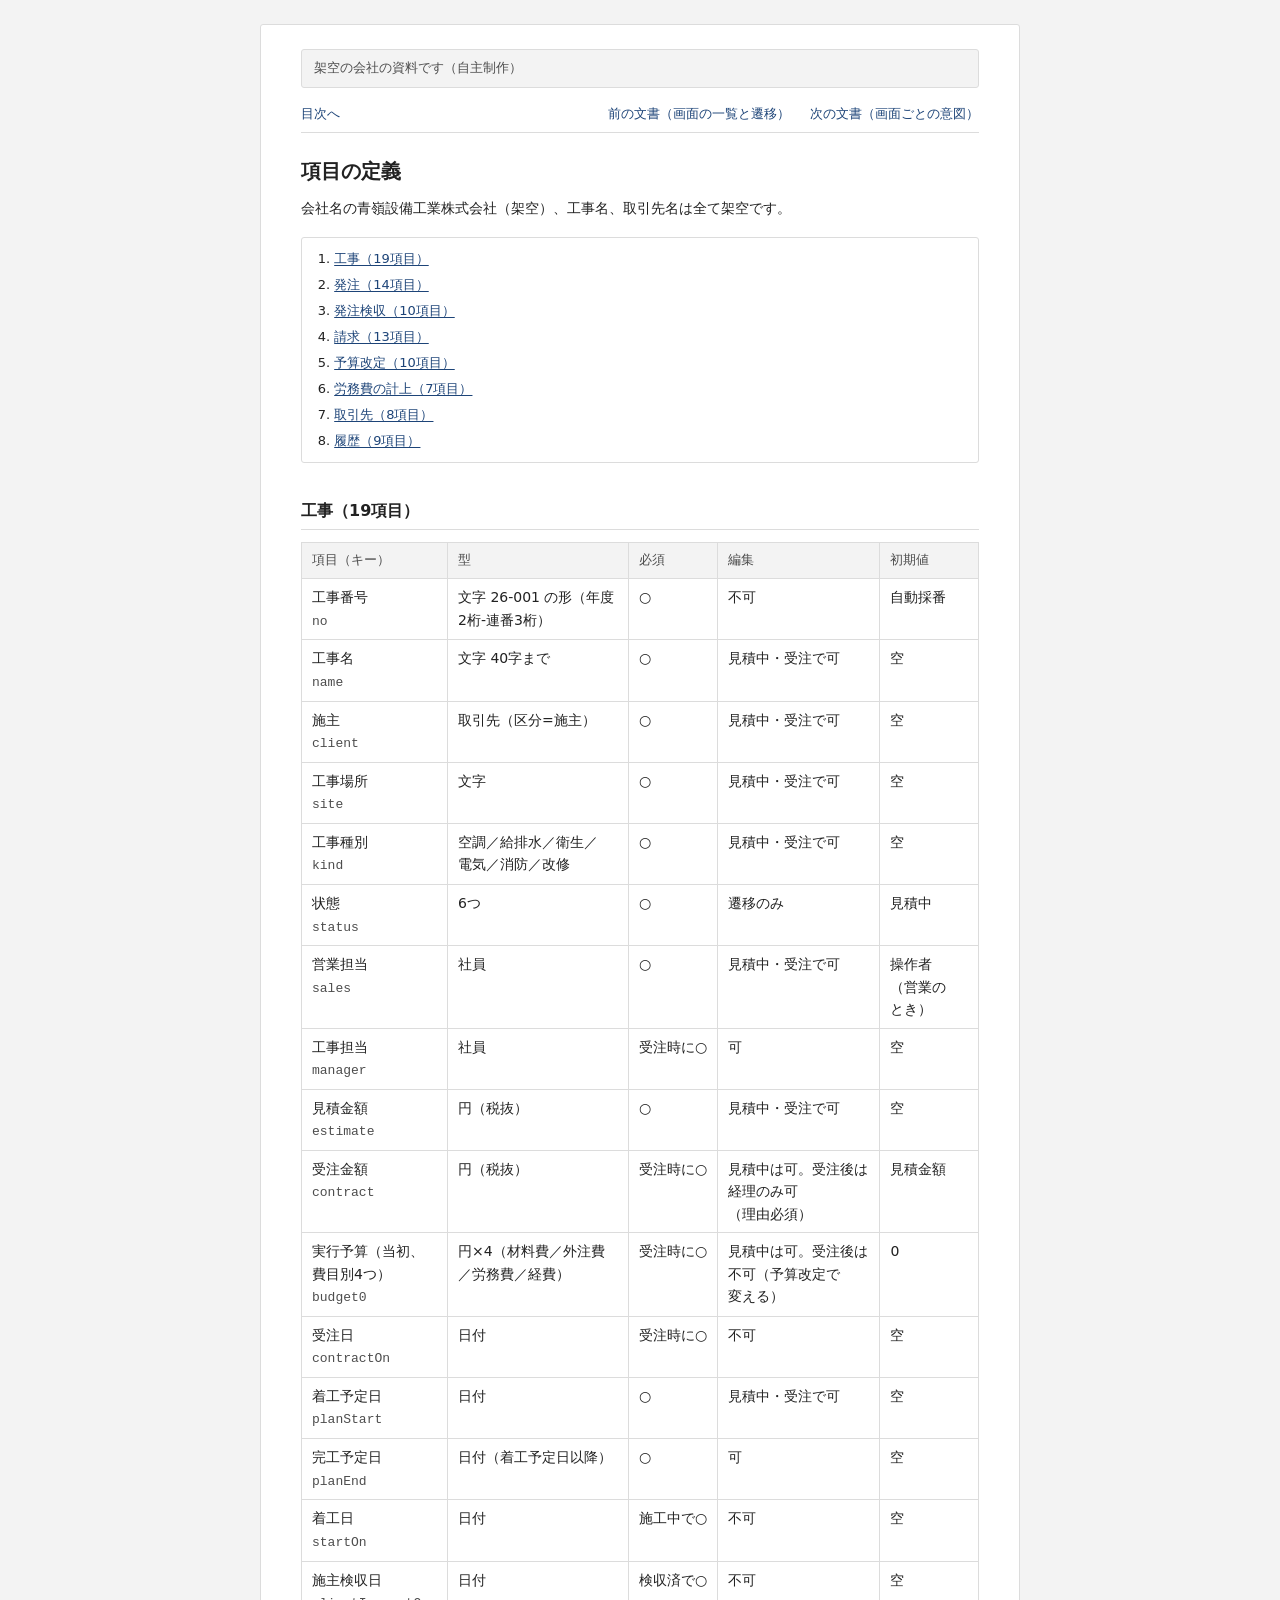
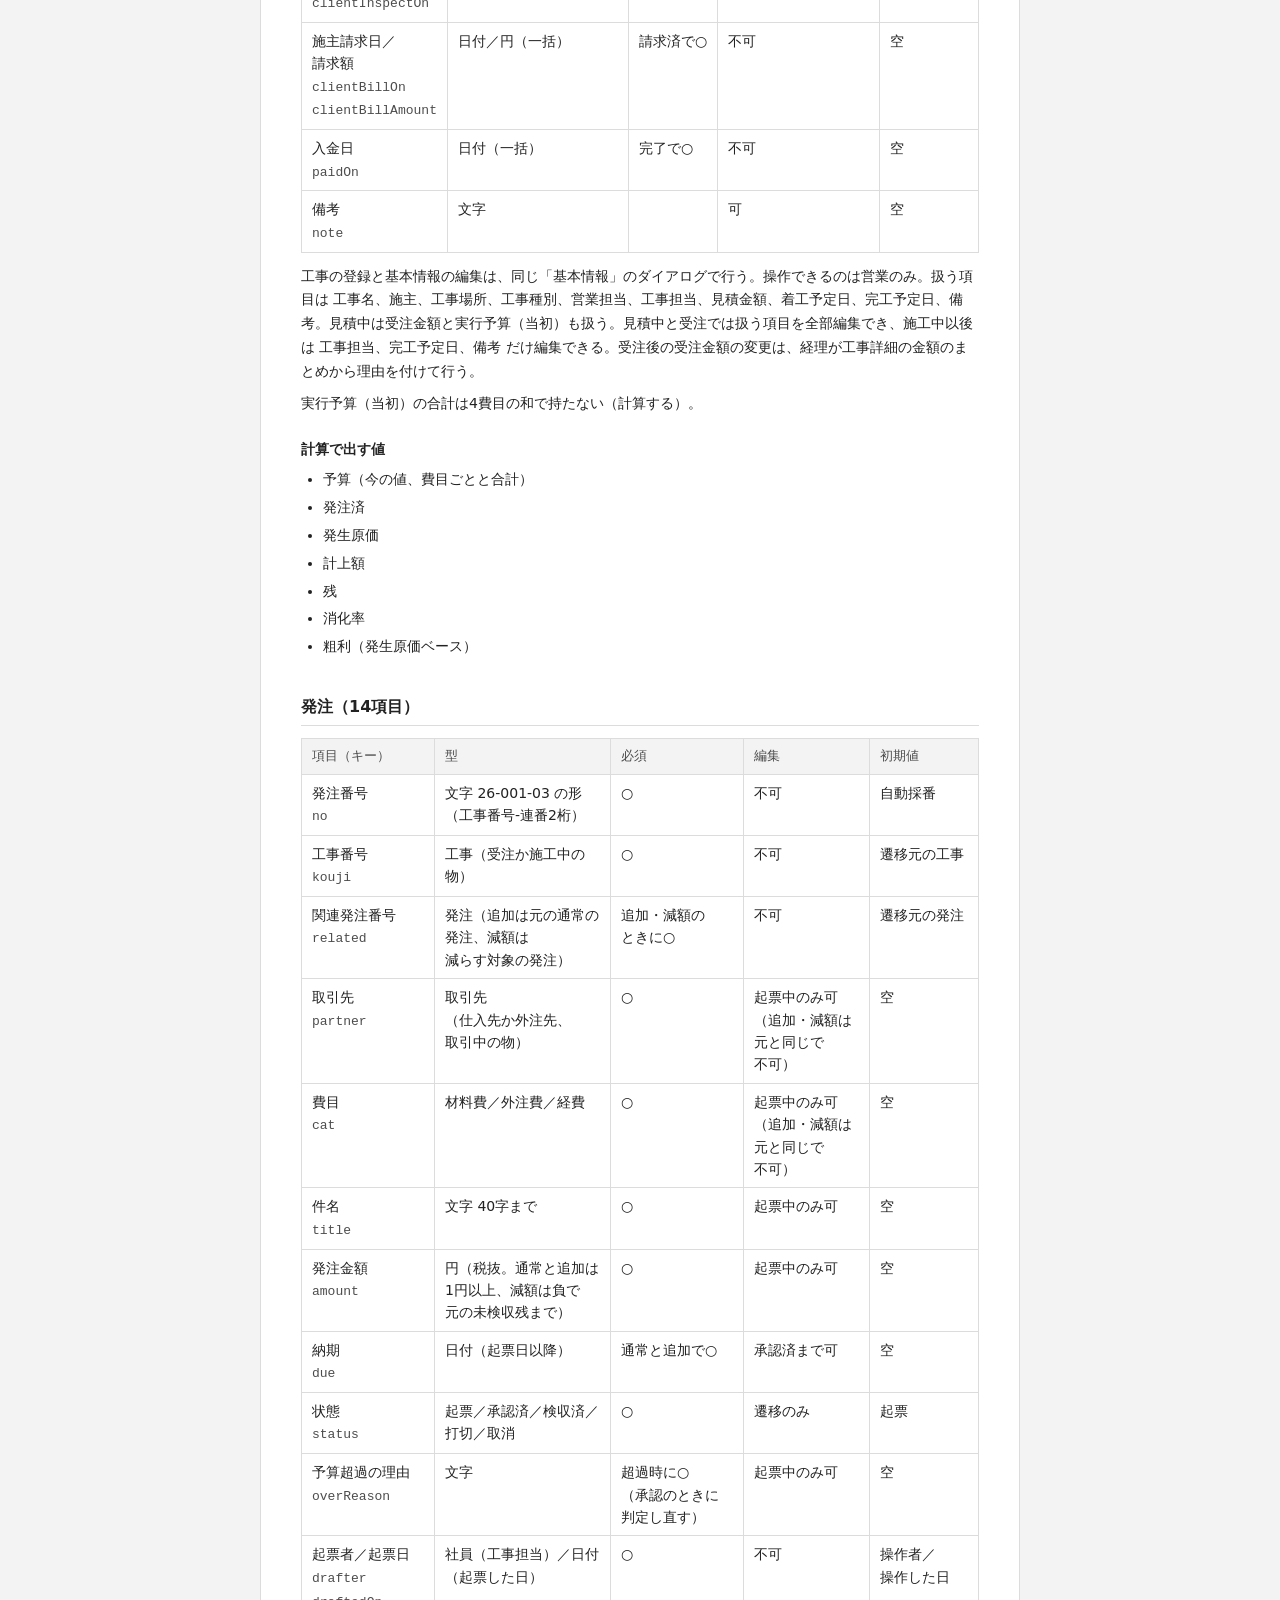
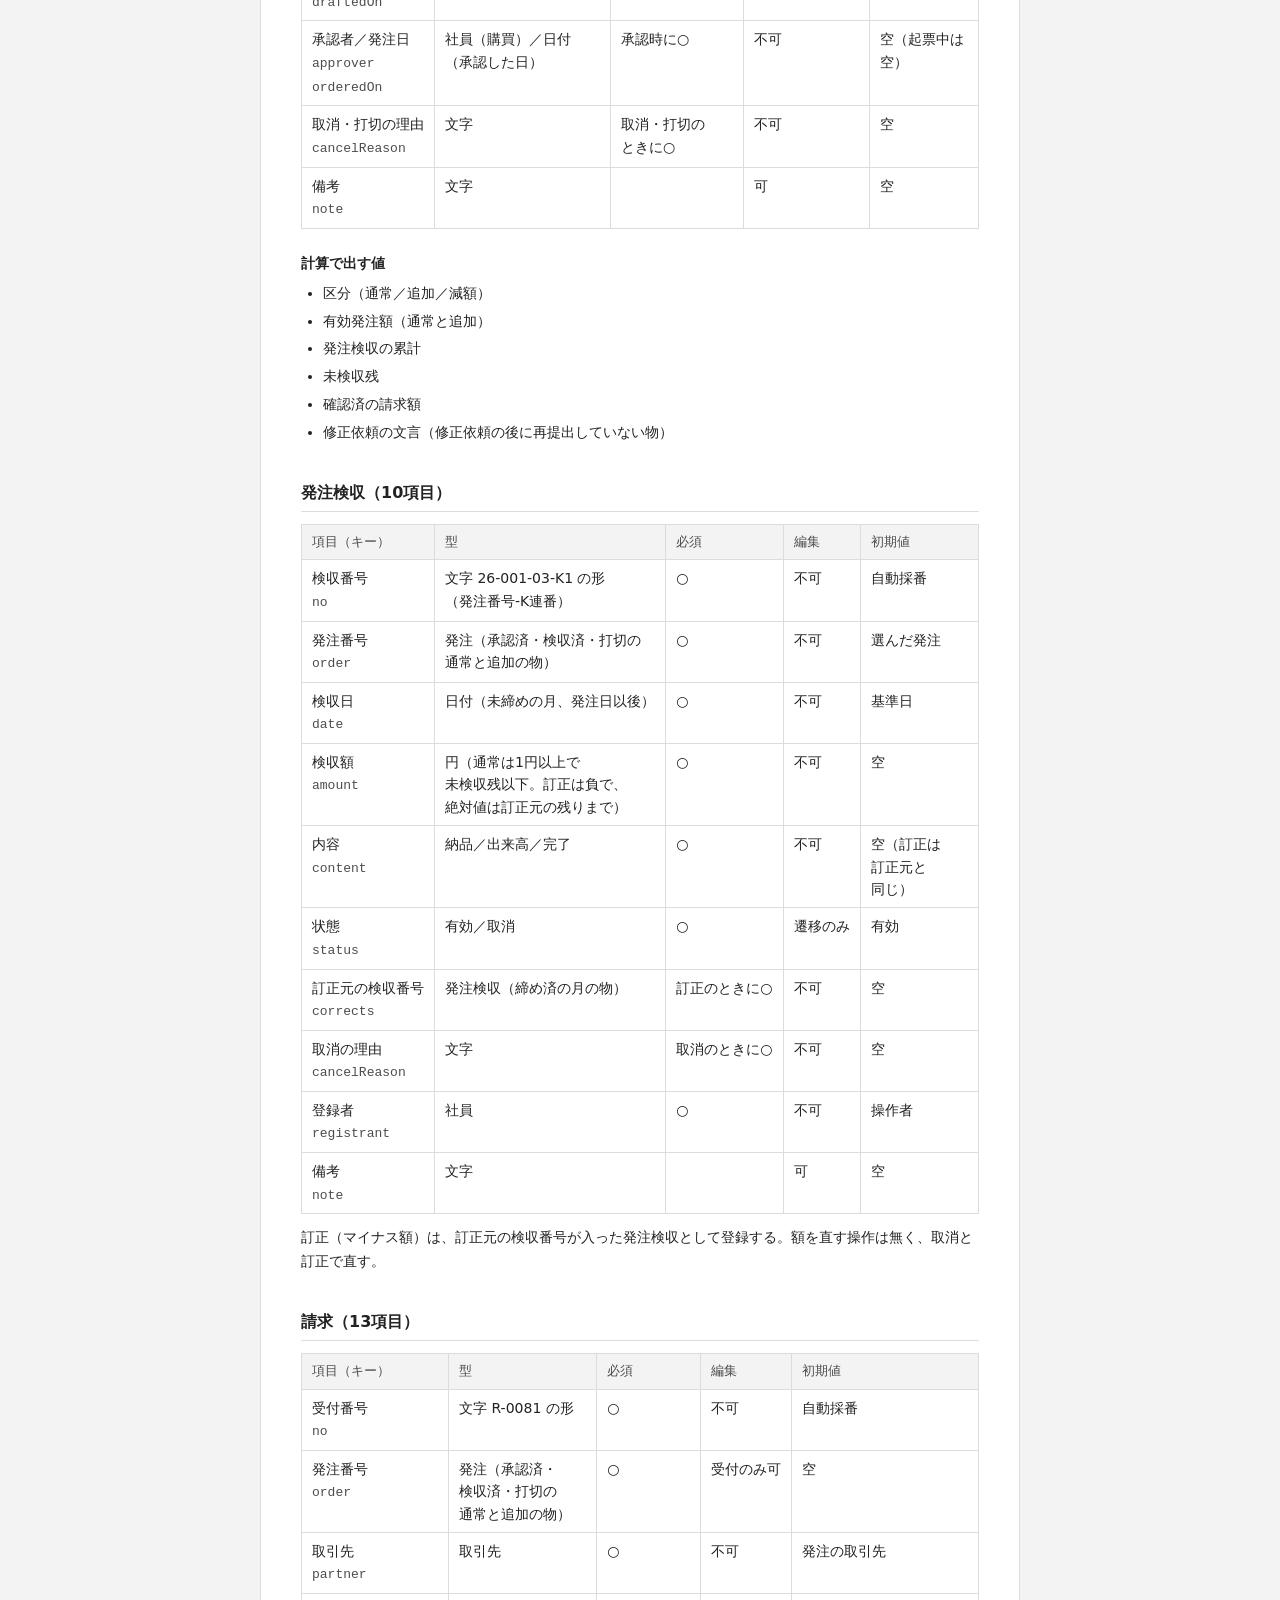
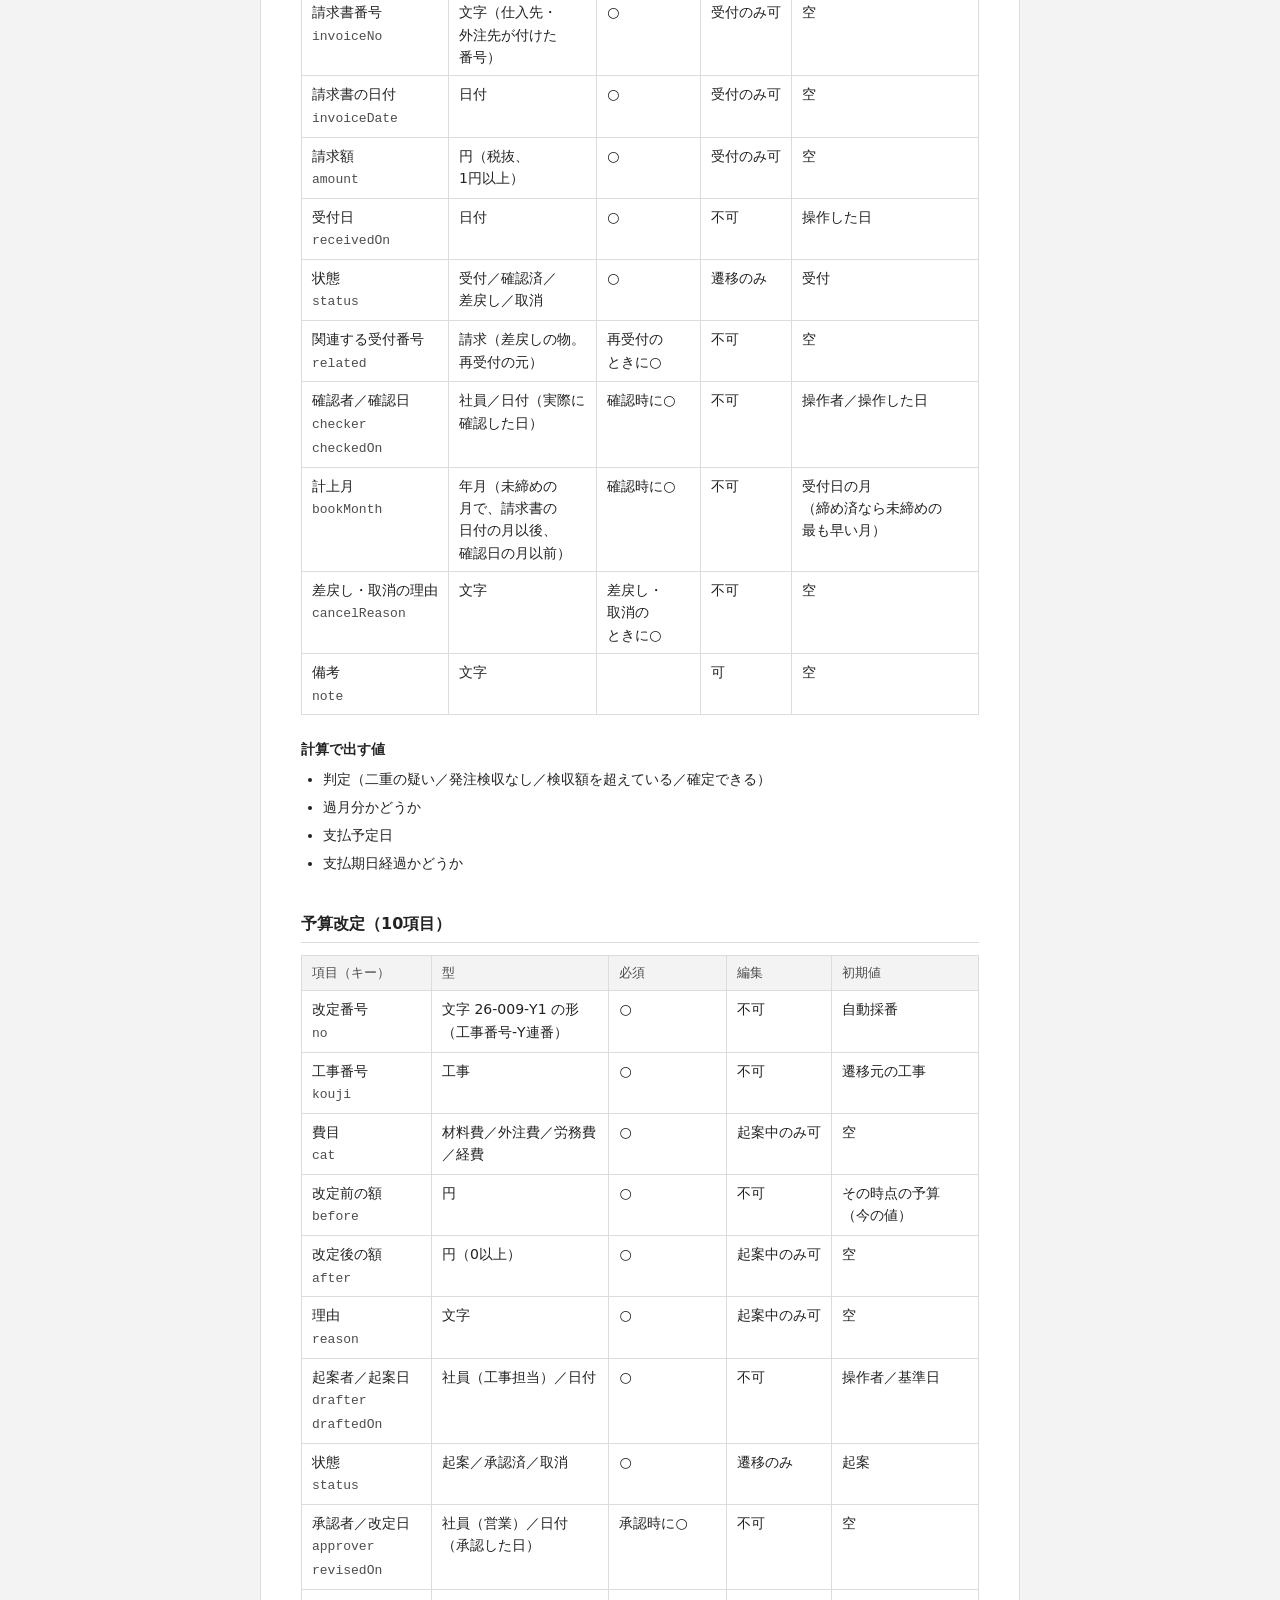
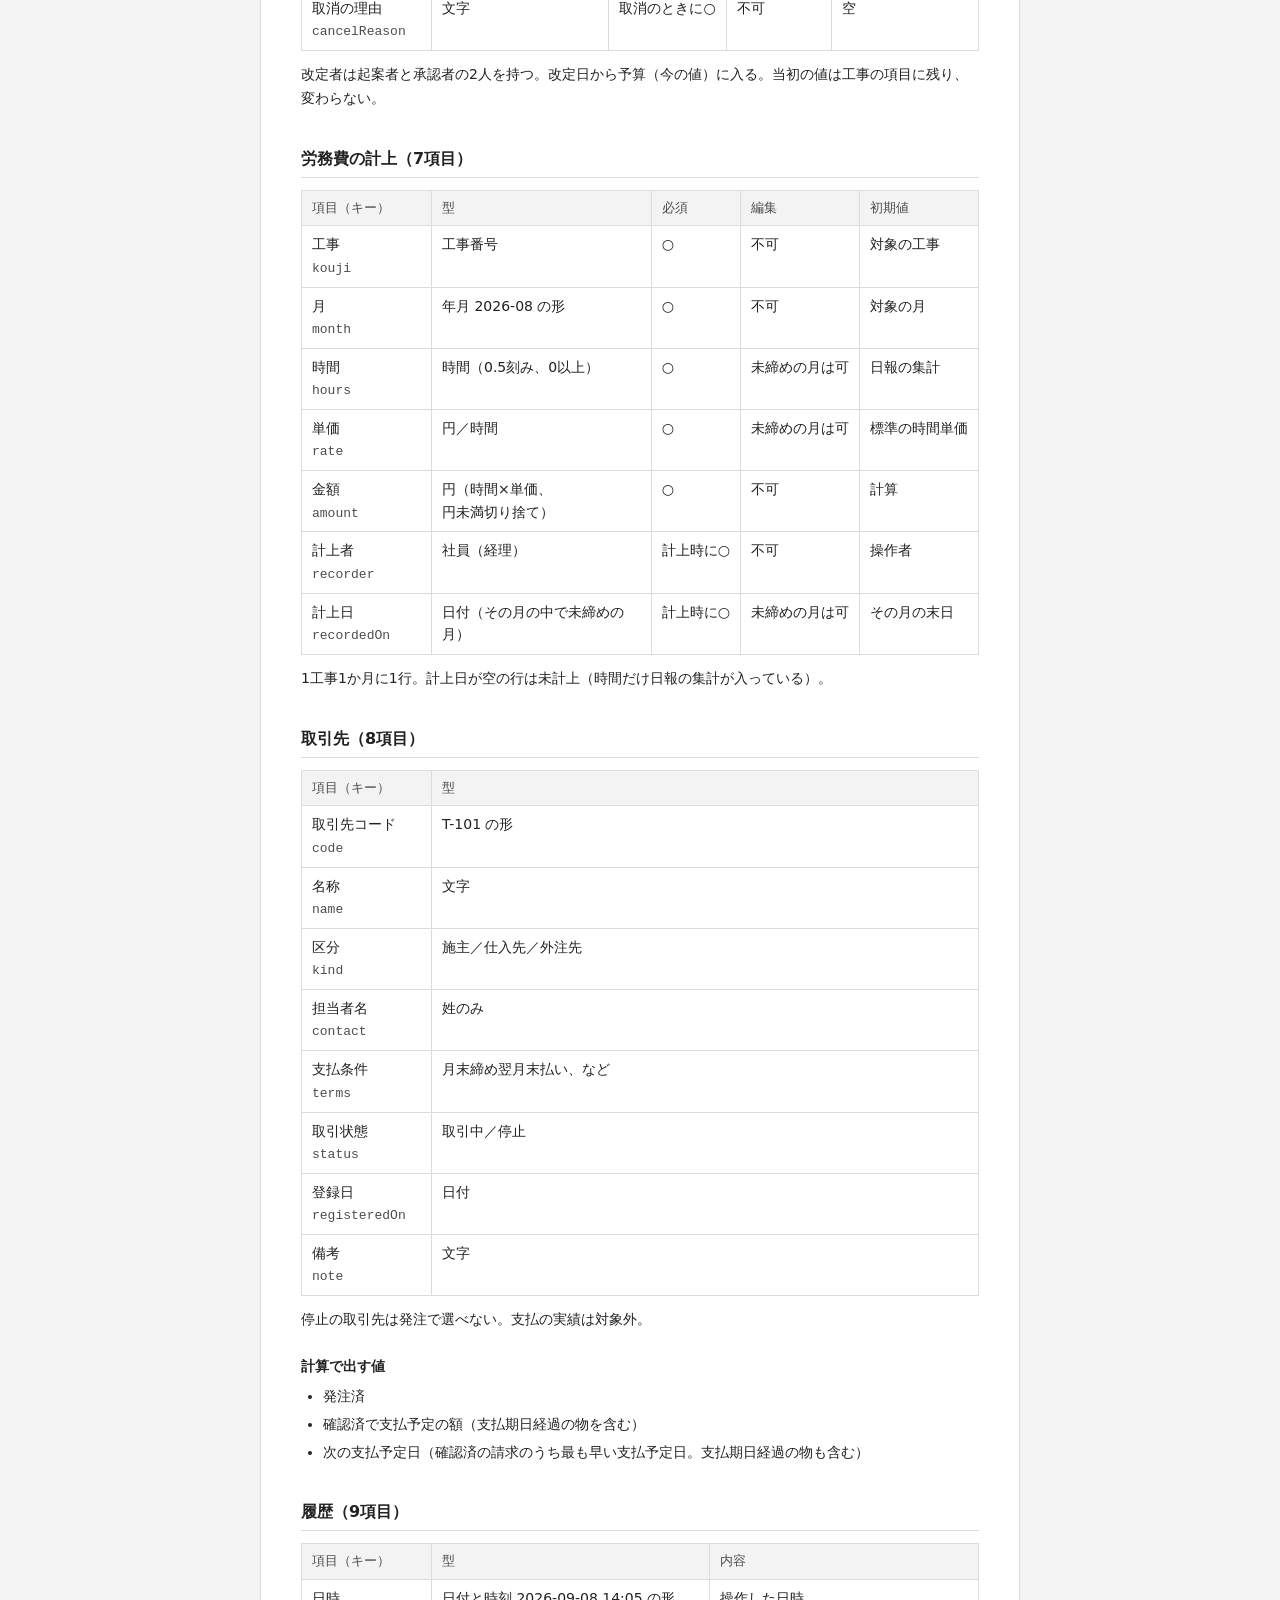
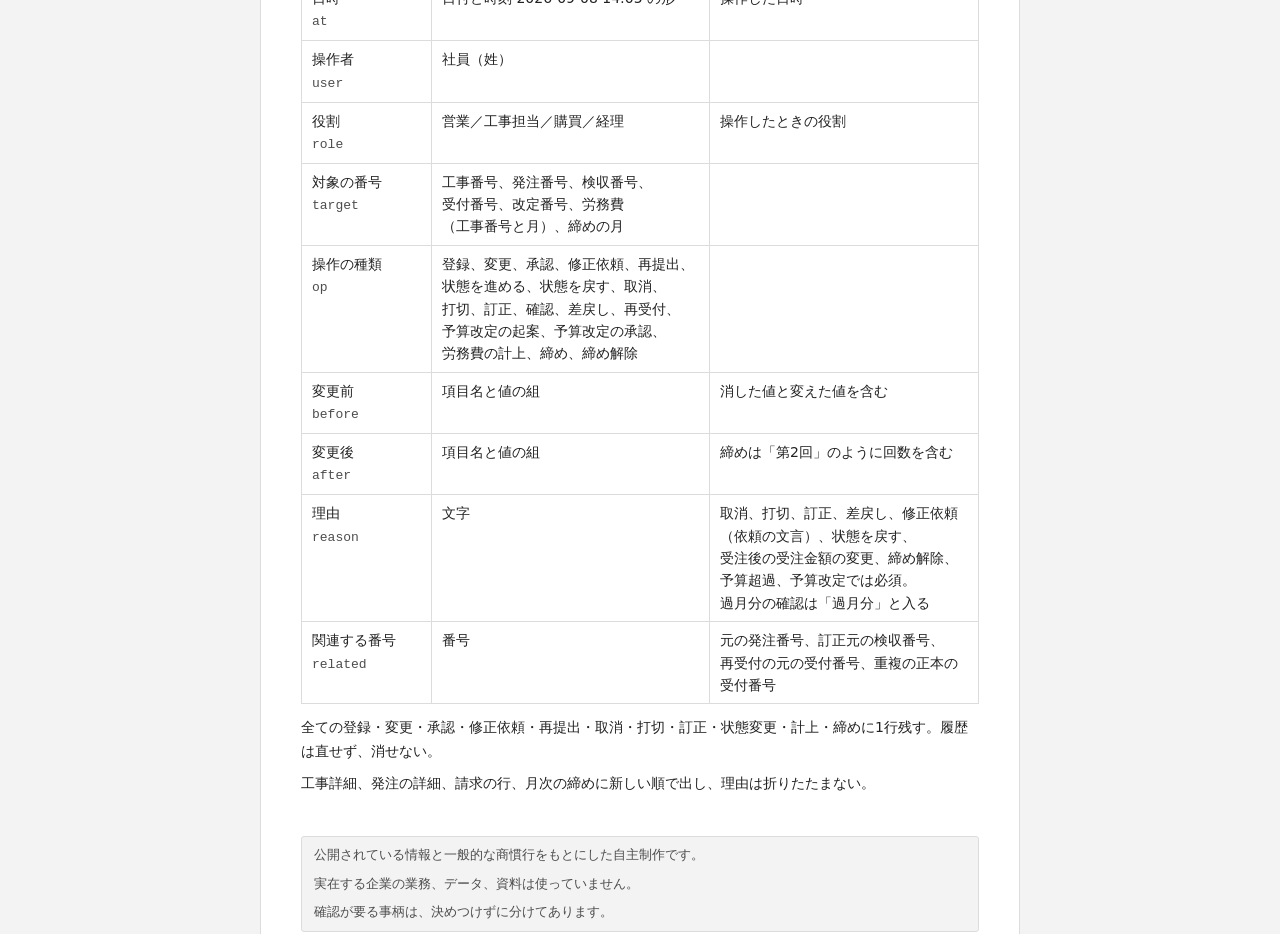
<file: docs/05_koumoku.html>
<!DOCTYPE html>
<html lang="ja">
<head>
<meta charset="utf-8">
<meta name="viewport" content="width=device-width, initial-scale=1">
<title>項目の定義</title>
<link rel="stylesheet" href="docs.css">
</head>
<body>
<div class="page">
<header>
<p class="disc">架空の会社の資料です（自主制作）</p>
<nav class="nav" aria-label="文書の移動">
<a href="../index.html">目次へ</a>
<a class="prev" href="04_gamen_ichiran.html">前の文書<span class="doc">（画面の一覧と遷移）</span></a>
<a href="06_gamen_ito.html">次の文書<span class="doc">（画面ごとの意図）</span></a>
</nav>
</header>

<main>
<h1>項目の定義</h1>
<p>会社名の<span id="company">青嶺設備工業株式会社</span>（架空）、工事名、取引先名は全て架空です。</p>

<nav class="toc" aria-label="この文書の目次">
<ol id="toc"></ol>
</nav>

<div id="tables"></div>
</main>

<footer class="disc">
<p>公開されている情報と一般的な商慣行をもとにした自主制作です。</p>
<p>実在する企業の業務、データ、資料は使っていません。</p>
<p>確認が要る事柄は、決めつけずに分けてあります。</p>
</footer>
</div>

<script src="../assets/data.js"></script>
<script>
(function () {
  var S = window.SAMPLE;
  var box = document.getElementById('tables');
  var toc = document.getElementById('toc');

  function el(tag, attrs, text) {
    var n = document.createElement(tag);
    if (attrs) for (var k in attrs) n.setAttribute(k, attrs[k]);
    if (text != null) n.textContent = text;
    return n;
  }

  if (!S || !S.schema) {
    box.appendChild(el('p', null, '項目の定義を読み込めませんでした。'));
    return;
  }
  if (S.settings && S.settings.company) {
    document.getElementById('company').textContent = S.settings.company;
  }

  // 列は項目の属性の順。全ての項目で空の属性は列にしない。キーは項目名の下に出す
  var COLS = [
    ['name', '項目（キー）'], ['type', '型'], ['required', '必須'],
    ['edit', '編集'], ['default', '初期値'], ['content', '内容']
  ];

  // 短い値は途中で折り返さない（字数の上限）
  var NOWRAP = { name: 9, required: 7, edit: 7, 'default': 7 };
  var NBSP = String.fromCharCode(160);
  var WJ = String.fromCharCode(0x2060);

  function keysOf(f) {
    return f.keys ? f.keys : (f.key ? [f.key] : []);
  }

  // 1字だけが次の行に落ちないよう、○とその直前の字、末尾の2字を U+2060 でつなぐ。英数字の番号はハイフンの後で折り返さない
  function tie(v) {
    return v.replace(/([A-Za-z0-9])-(?=[A-Za-z0-9])/g, '$1-' + WJ)
      .replace(/(.)○/g, '$1' + WJ + '○')
      .replace(/([^\u2060\s])([^\u2060\s])$/, '$1' + WJ + '$2');
  }

  function hasValue(fields, attr) {
    return fields.some(function (f) { return !!f[attr]; });
  }

  // どの列も語の途中で折り返さず、列を文節より細くしない
  function cell(f, attr, label) {
    var td = el('td', { 'data-label': label, 'class': 'ph' });
    var v = f[attr] || '';
    if (attr === 'name') {
      // ／で並べた項目名は／の後で折り返せるようにする
      v.split('／').forEach(function (part, i, parts) {
        if (i) td.appendChild(el('wbr'));
        if (i < parts.length - 1) part += '／';
        td.appendChild(el('span', part.length <= NOWRAP.name ? { 'class': 'nw' } : null, tie(part)));
      });
      keysOf(f).forEach(function (k) {
        td.appendChild(el('br'));
        td.appendChild(el('code', { 'class': 'nw muted' }, k));
      });
      return td;
    }
    if (v && v.length <= (NOWRAP[attr] || 0)) td.className = 'ph nw';
    // 空の値は幅375の縦並びで行の高さを保つため空白1字にする
    td.textContent = v ? tie(v) : NBSP;
    return td;
  }

  Object.keys(S.schema).forEach(function (id) {
    var t = S.schema[id];
    var fields = t.fields || [];
    var title = t.name + '（' + fields.length + '項目）';

    var li = el('li');
    li.appendChild(el('a', { href: '#' + id }, title));
    toc.appendChild(li);

    box.appendChild(el('h2', { id: id }, title));

    var cols = COLS.filter(function (c) { return hasValue(fields, c[0]); });
    var table = el('table', { 'class': 'tbl stack', 'aria-labelledby': id });
    var hr = el('tr');
    cols.forEach(function (c) {
      var th = el('th', { scope: 'col' }, c[1]);
      if (c[0] === 'name') th.className = 'w10';
      hr.appendChild(th);
    });
    table.appendChild(el('thead')).appendChild(hr);
    var tb = el('tbody');
    fields.forEach(function (f) {
      var tr = el('tr');
      cols.forEach(function (c) { tr.appendChild(cell(f, c[0], c[1])); });
      tb.appendChild(tr);
    });
    table.appendChild(tb);
    box.appendChild(table);

    (t.notes || []).forEach(function (s) { box.appendChild(el('p', null, s)); });

    if (t.computed && t.computed.length) {
      box.appendChild(el('h3', null, '計算で出す値'));
      var ul = el('ul');
      t.computed.forEach(function (s) { ul.appendChild(el('li', null, s)); });
      box.appendChild(ul);
    }
  });
})();
</script>
</body>
</html>
</file>
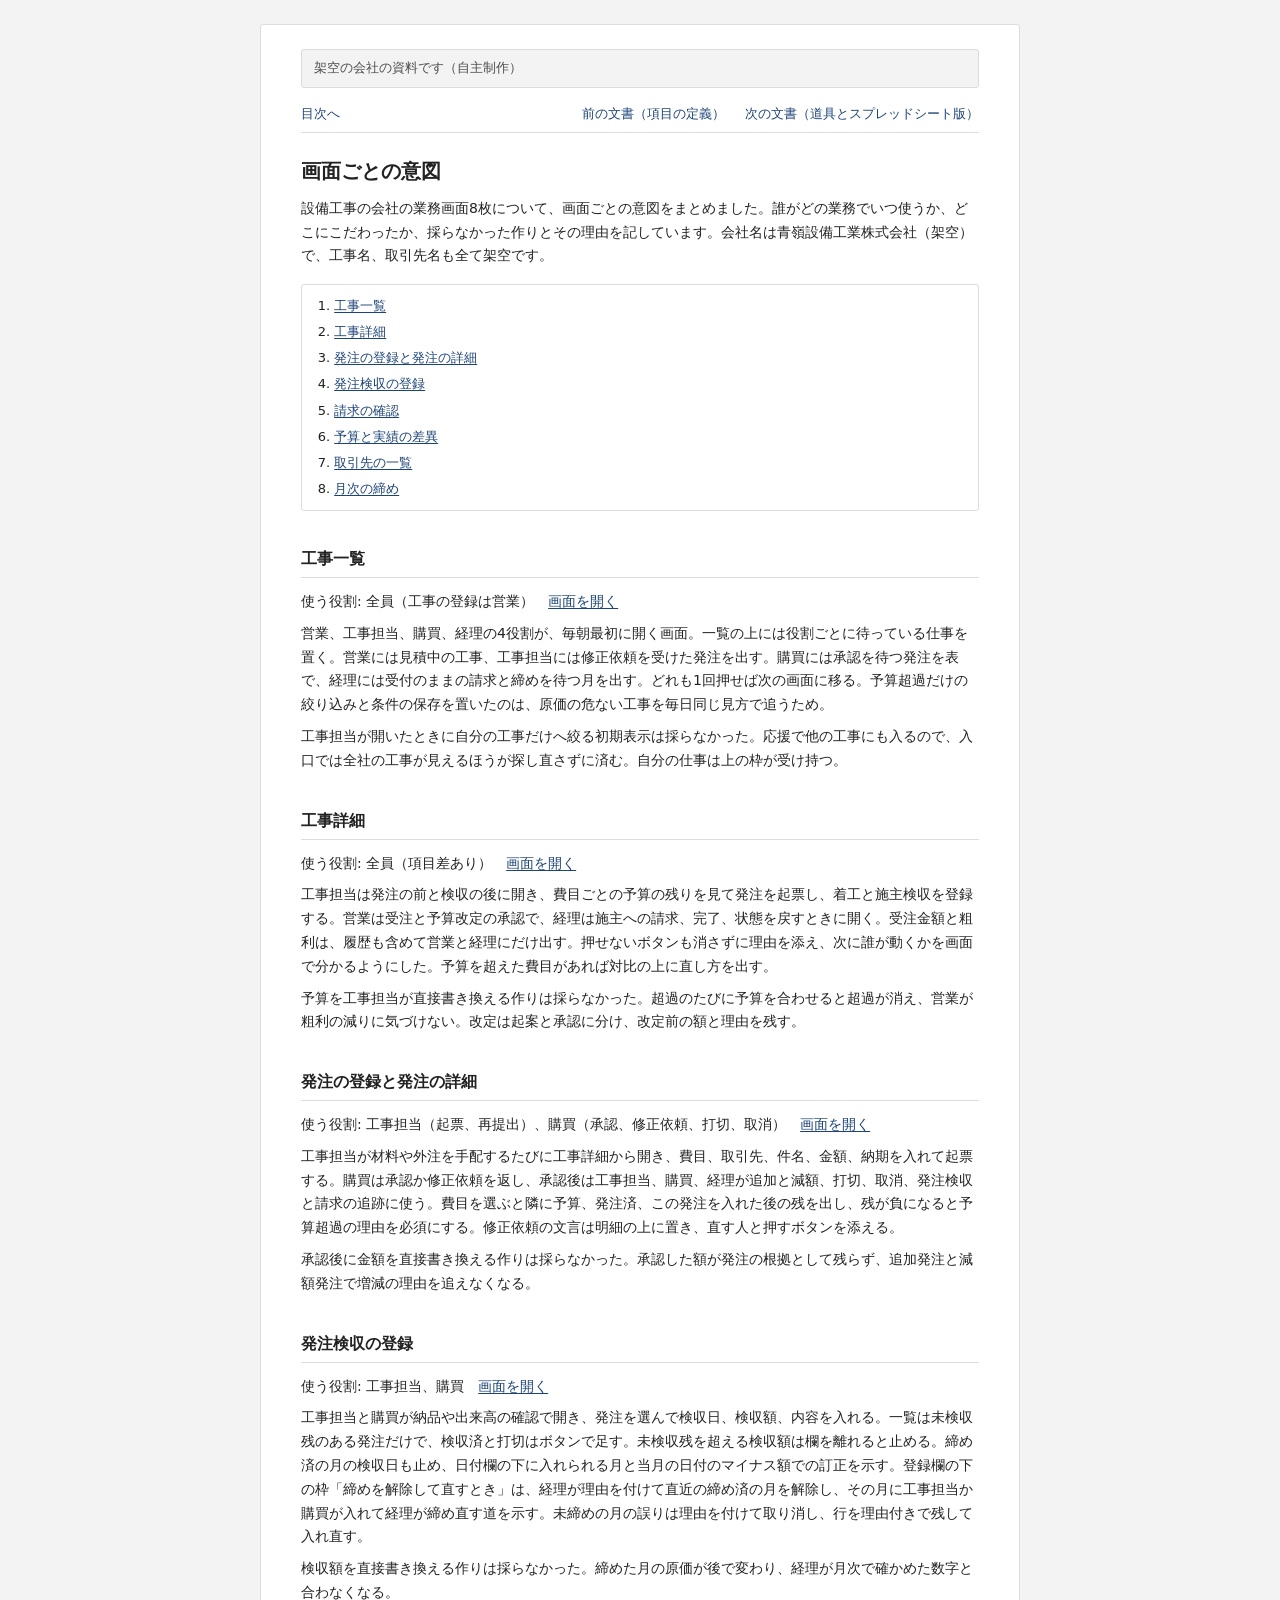
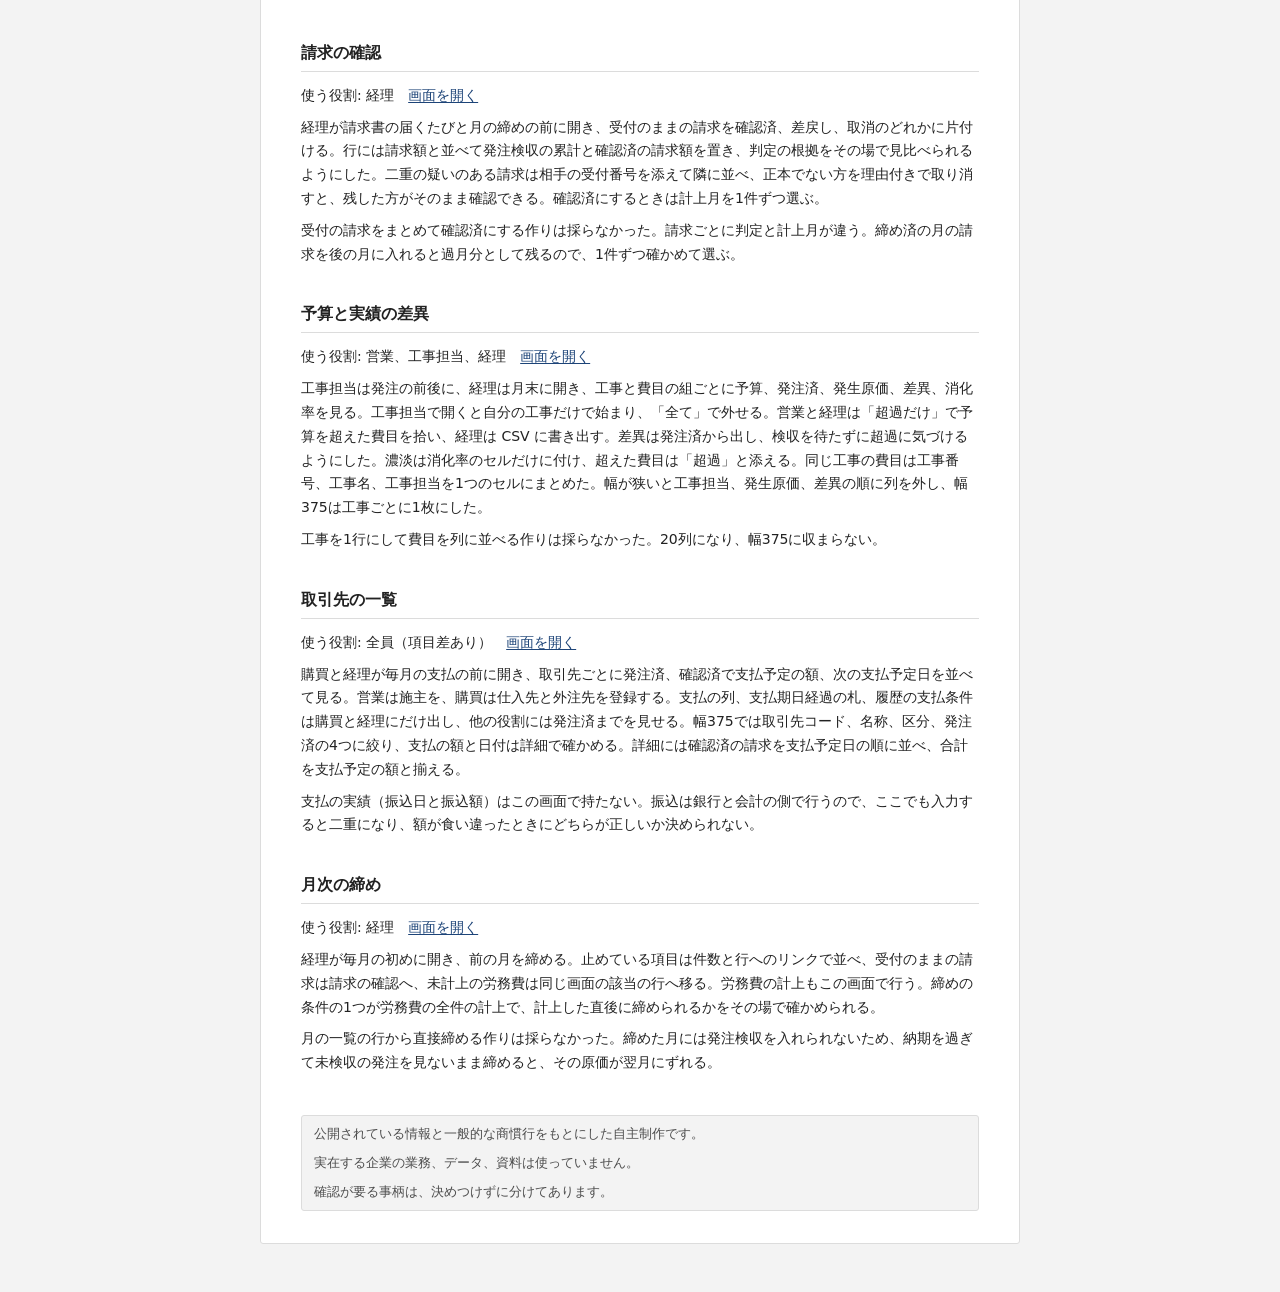
<file: docs/06_gamen_ito.html>
<!DOCTYPE html>
<html lang="ja">
<head>
<meta charset="utf-8">
<meta name="viewport" content="width=device-width, initial-scale=1">
<title>画面ごとの意図</title>
<link rel="stylesheet" href="docs.css">
</head>
<body>
<div class="page">
<header>
<p class="disc">架空の会社の資料です（自主制作）</p>
<nav class="nav" aria-label="文書の移動">
<a href="../index.html">目次へ</a>
<a class="prev" href="05_koumoku.html">前の文書<span class="doc">（項目の定義）</span></a>
<a href="07_dougu.html">次の文書<span class="doc">（道具とスプレッドシート版）</span></a>
</nav>
</header>

<main>
<h1>画面ごとの意図</h1>
<p>設備工事の会社の業務画面8枚について、画面ごとの意図をまとめました。誰がどの業務でいつ使うか、どこにこだわったか、採らなかった作りとその理由を記しています。会社名は<span id="kaisha">青嶺設備工業株式会社</span>（架空）で、工事名、取引先名も全て架空です。</p>

<nav class="toc" aria-label="この文書の目次">
<ol>
<li><a href="#kouji">工事一覧</a></li>
<li><a href="#kouji_detail">工事詳細</a></li>
<li><a href="#hacchu">発注の登録と発注の詳細</a></li>
<li><a href="#kenshu">発注検収の登録</a></li>
<li><a href="#seikyu">請求の確認</a></li>
<li><a href="#sai">予算と実績の差異</a></li>
<li><a href="#torihikisaki">取引先の一覧</a></li>
<li><a href="#shime">月次の締め</a></li>
</ol>
</nav>

<section aria-labelledby="kouji">
<h2 id="kouji">工事一覧</h2>
<p>使う役割: 全員（工事の登録は営業）　<a href="../app.html#/kouji?role=eigyo&amp;reset=1">画面を開く</a></p>
<p>営業、工事担当、購買、経理の4役割が、毎朝最初に開く画面。一覧の上には役割ごとに待っている仕事を置く。営業には見積中の工事、工事担当には修正依頼を受けた発注を出す。購買には承認を待つ発注を表で、経理には受付のままの請求と締めを待つ月を出す。どれも1回押せば次の画面に移る。予算超過だけの絞り込みと条件の保存を置いたのは、原価の危ない工事を毎日同じ見方で追うため。</p>
<p>工事担当が開いたときに自分の工事だけへ絞る初期表示は採らなかった。応援で他の工事にも入るので、入口では全社の工事が見えるほうが探し直さずに済む。自分の仕事は上の枠が受け持つ。</p>
</section>

<section aria-labelledby="kouji_detail">
<h2 id="kouji_detail">工事詳細</h2>
<p>使う役割: 全員（項目差あり）　<a href="../app.html#/kouji/26-005?role=tanto&amp;reset=1">画面を開く</a></p>
<p>工事担当は発注の前と検収の後に開き、費目ごとの予算の残りを見て発注を起票し、着工と施主検収を登録する。営業は受注と予算改定の承認で、経理は施主への請求、完了、状態を戻すときに開く。受注金額と粗利は、履歴も含めて営業と経理にだけ出す。押せないボタンも消さずに理由を添え、次に誰が動くかを画面で分かるようにした。予算を超えた費目があれば対比の上に直し方を出す。</p>
<p>予算を工事担当が直接書き換える作りは採らなかった。超過のたびに予算を合わせると超過が消え、営業が粗利の減りに気づけない。改定は起案と承認に分け、改定前の額と理由を残す。</p>
</section>

<section aria-labelledby="hacchu">
<h2 id="hacchu">発注の登録と発注の詳細</h2>
<p>使う役割: 工事担当（起票、再提出）、購買（承認、修正依頼、打切、取消）　<a href="../app.html#/hacchu/26-010-06?role=tanto&amp;reset=1">画面を開く</a></p>
<p>工事担当が材料や外注を手配するたびに工事詳細から開き、費目、取引先、件名、金額、納期を入れて起票する。購買は承認か修正依頼を返し、承認後は工事担当、購買、経理が追加と減額、打切、取消、発注検収と請求の追跡に使う。費目を選ぶと隣に予算、発注済、この発注を入れた後の残を出し、残が負になると予算超過の理由を必須にする。修正依頼の文言は明細の上に置き、直す人と押すボタンを添える。</p>
<p>承認後に金額を直接書き換える作りは採らなかった。承認した額が発注の根拠として残らず、追加発注と減額発注で増減の理由を追えなくなる。</p>
</section>

<section aria-labelledby="kenshu">
<h2 id="kenshu">発注検収の登録</h2>
<p>使う役割: 工事担当、購買　<a href="../app.html#/kenshu?role=tanto&amp;reset=1">画面を開く</a></p>
<p>工事担当と購買が納品や出来高の確認で開き、発注を選んで検収日、検収額、内容を入れる。一覧は未検収残のある発注だけで、検収済と打切はボタンで足す。未検収残を超える検収額は欄を離れると止める。締め済の月の検収日も止め、日付欄の下に入れられる月と当月の日付のマイナス額での訂正を示す。登録欄の下の枠「締めを解除して直すとき」は、経理が理由を付けて直近の締め済の月を解除し、その月に工事担当か購買が入れて経理が締め直す道を示す。未締めの月の誤りは理由を付けて取り消し、行を理由付きで残して入れ直す。</p>
<p>検収額を直接書き換える作りは採らなかった。締めた月の原価が後で変わり、経理が月次で確かめた数字と合わなくなる。</p>
</section>

<section aria-labelledby="seikyu">
<h2 id="seikyu">請求の確認</h2>
<p>使う役割: 経理　<a href="../app.html#/seikyu?role=keiri&amp;reset=1">画面を開く</a></p>
<p>経理が請求書の届くたびと月の締めの前に開き、受付のままの請求を確認済、差戻し、取消のどれかに片付ける。行には請求額と並べて発注検収の累計と確認済の請求額を置き、判定の根拠をその場で見比べられるようにした。二重の疑いのある請求は相手の受付番号を添えて隣に並べ、正本でない方を理由付きで取り消すと、残した方がそのまま確認できる。確認済にするときは計上月を1件ずつ選ぶ。</p>
<p>受付の請求をまとめて確認済にする作りは採らなかった。請求ごとに判定と計上月が違う。締め済の月の請求を後の月に入れると過月分として残るので、1件ずつ確かめて選ぶ。</p>
</section>

<section aria-labelledby="sai">
<h2 id="sai">予算と実績の差異</h2>
<p>使う役割: 営業、工事担当、経理　<a href="../app.html#/sai?role=keiri&amp;reset=1">画面を開く</a></p>
<p>工事担当は発注の前後に、経理は月末に開き、工事と費目の組ごとに予算、発注済、発生原価、差異、消化率を見る。工事担当で開くと自分の工事だけで始まり、「全て」で外せる。営業と経理は「超過だけ」で予算を超えた費目を拾い、経理は CSV に書き出す。差異は発注済から出し、検収を待たずに超過に気づけるようにした。濃淡は消化率のセルだけに付け、超えた費目は「超過」と添える。同じ工事の費目は工事番号、工事名、工事担当を1つのセルにまとめた。幅が狭いと工事担当、発生原価、差異の順に列を外し、幅375は工事ごとに1枚にした。</p>
<p>工事を1行にして費目を列に並べる作りは採らなかった。20列になり、幅375に収まらない。</p>
</section>

<section aria-labelledby="torihikisaki">
<h2 id="torihikisaki">取引先の一覧</h2>
<p>使う役割: 全員（項目差あり）　<a href="../app.html#/torihikisaki?role=kobai&amp;reset=1">画面を開く</a></p>
<p>購買と経理が毎月の支払の前に開き、取引先ごとに発注済、確認済で支払予定の額、次の支払予定日を並べて見る。営業は施主を、購買は仕入先と外注先を登録する。支払の列、支払期日経過の札、履歴の支払条件は購買と経理にだけ出し、他の役割には発注済までを見せる。幅375では取引先コード、名称、区分、発注済の4つに絞り、支払の額と日付は詳細で確かめる。詳細には確認済の請求を支払予定日の順に並べ、合計を支払予定の額と揃える。</p>
<p>支払の実績（振込日と振込額）はこの画面で持たない。振込は銀行と会計の側で行うので、ここでも入力すると二重になり、額が食い違ったときにどちらが正しいか決められない。</p>
</section>

<section aria-labelledby="shime">
<h2 id="shime">月次の締め</h2>
<p>使う役割: 経理　<a href="../app.html#/shime/2026-08?role=keiri&amp;reset=1">画面を開く</a></p>
<p>経理が毎月の初めに開き、前の月を締める。止めている項目は件数と行へのリンクで並べ、受付のままの請求は請求の確認へ、未計上の労務費は同じ画面の該当の行へ移る。労務費の計上もこの画面で行う。締めの条件の1つが労務費の全件の計上で、計上した直後に締められるかをその場で確かめられる。</p>
<p>月の一覧の行から直接締める作りは採らなかった。締めた月には発注検収を入れられないため、納期を過ぎて未検収の発注を見ないまま締めると、その原価が翌月にずれる。</p>
</section>
</main>

<footer class="disc">
<p>公開されている情報と一般的な商慣行をもとにした自主制作です。</p>
<p>実在する企業の業務、データ、資料は使っていません。</p>
<p>確認が要る事柄は、決めつけずに分けてあります。</p>
</footer>
</div>
</body>
</html>
</file>
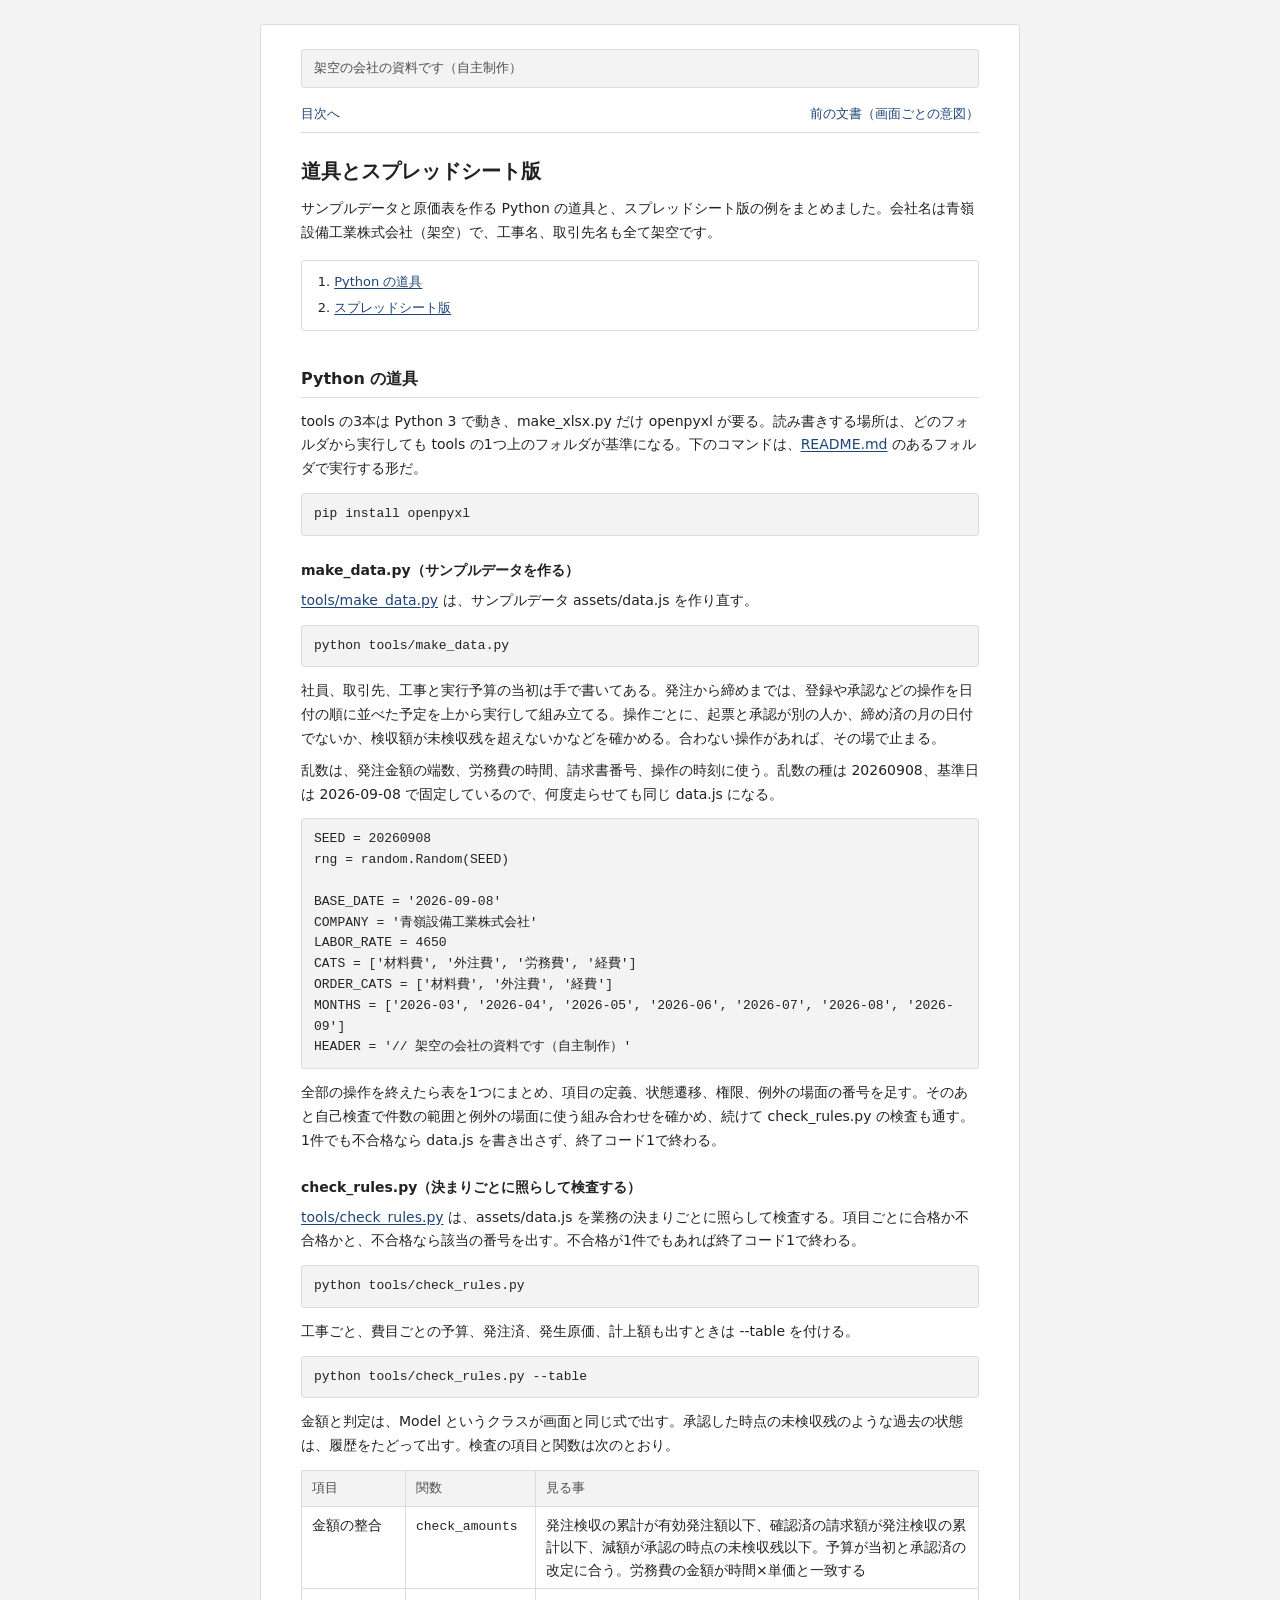
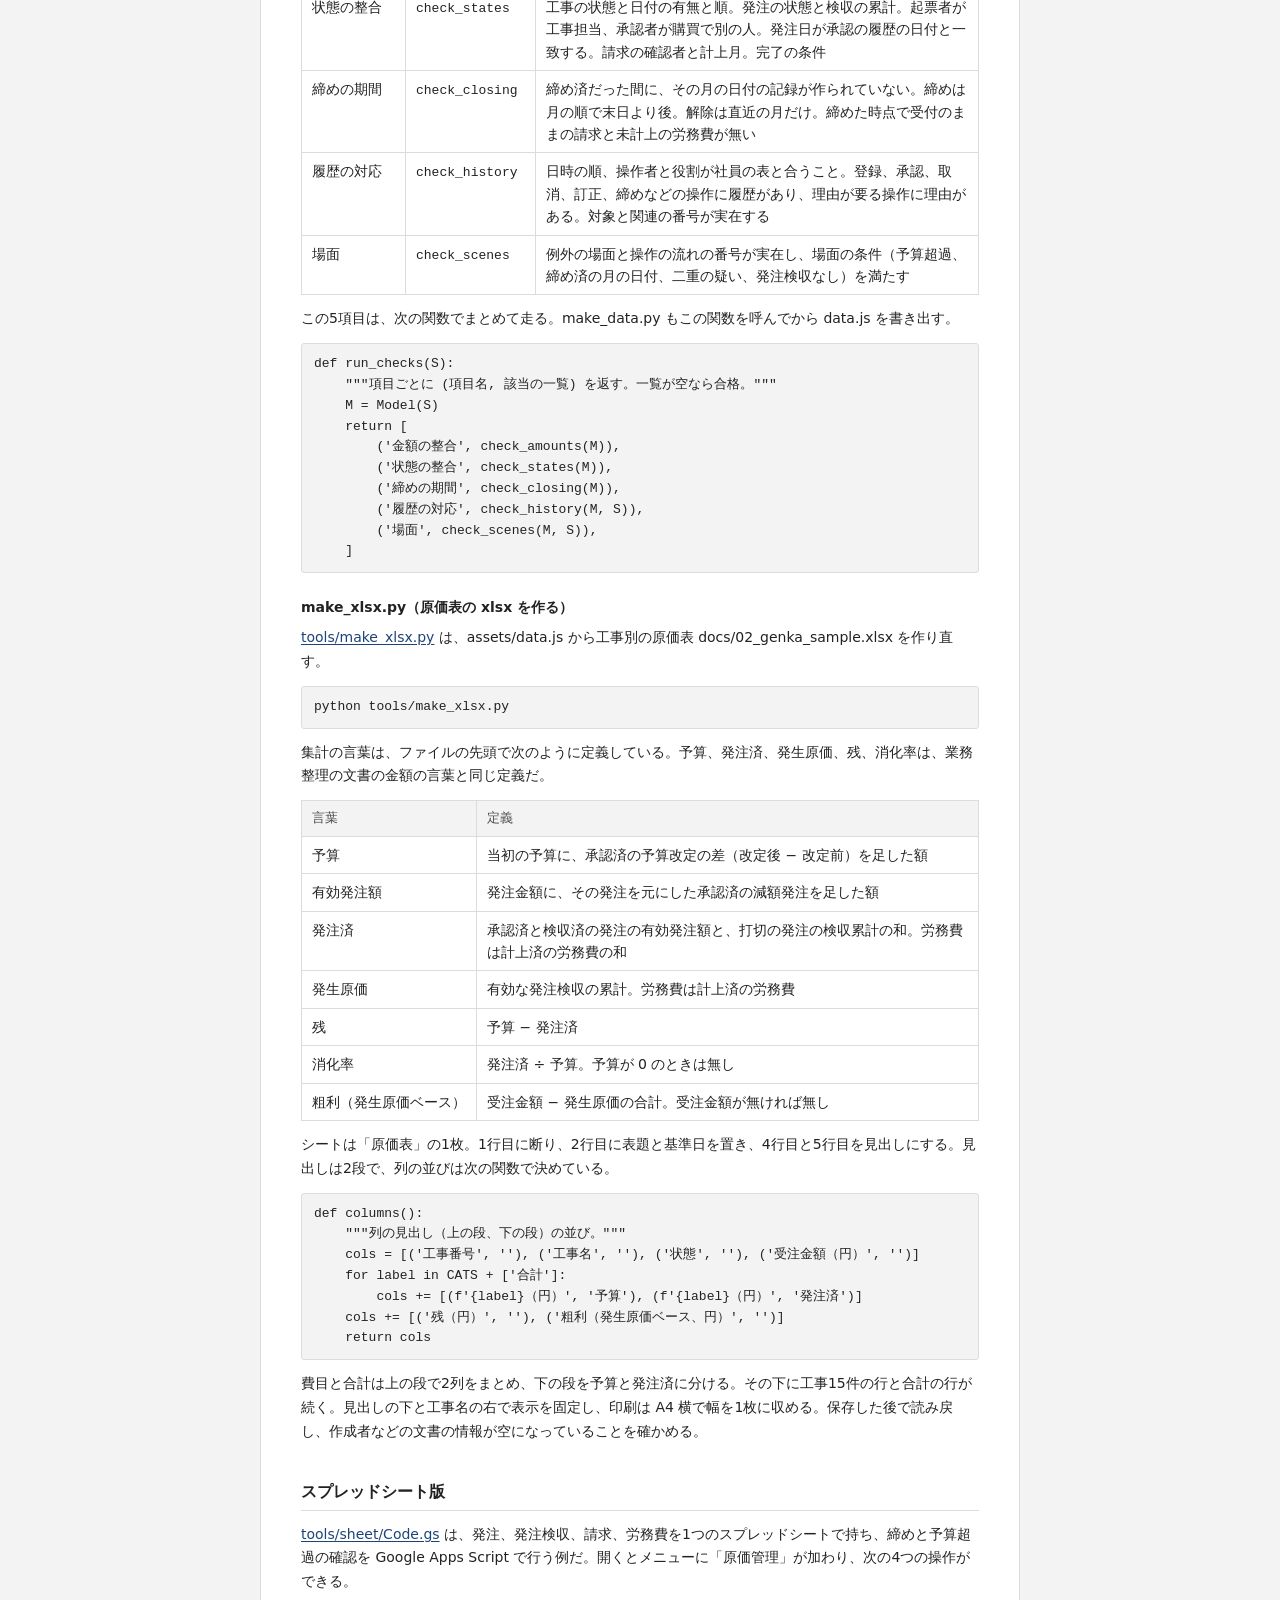
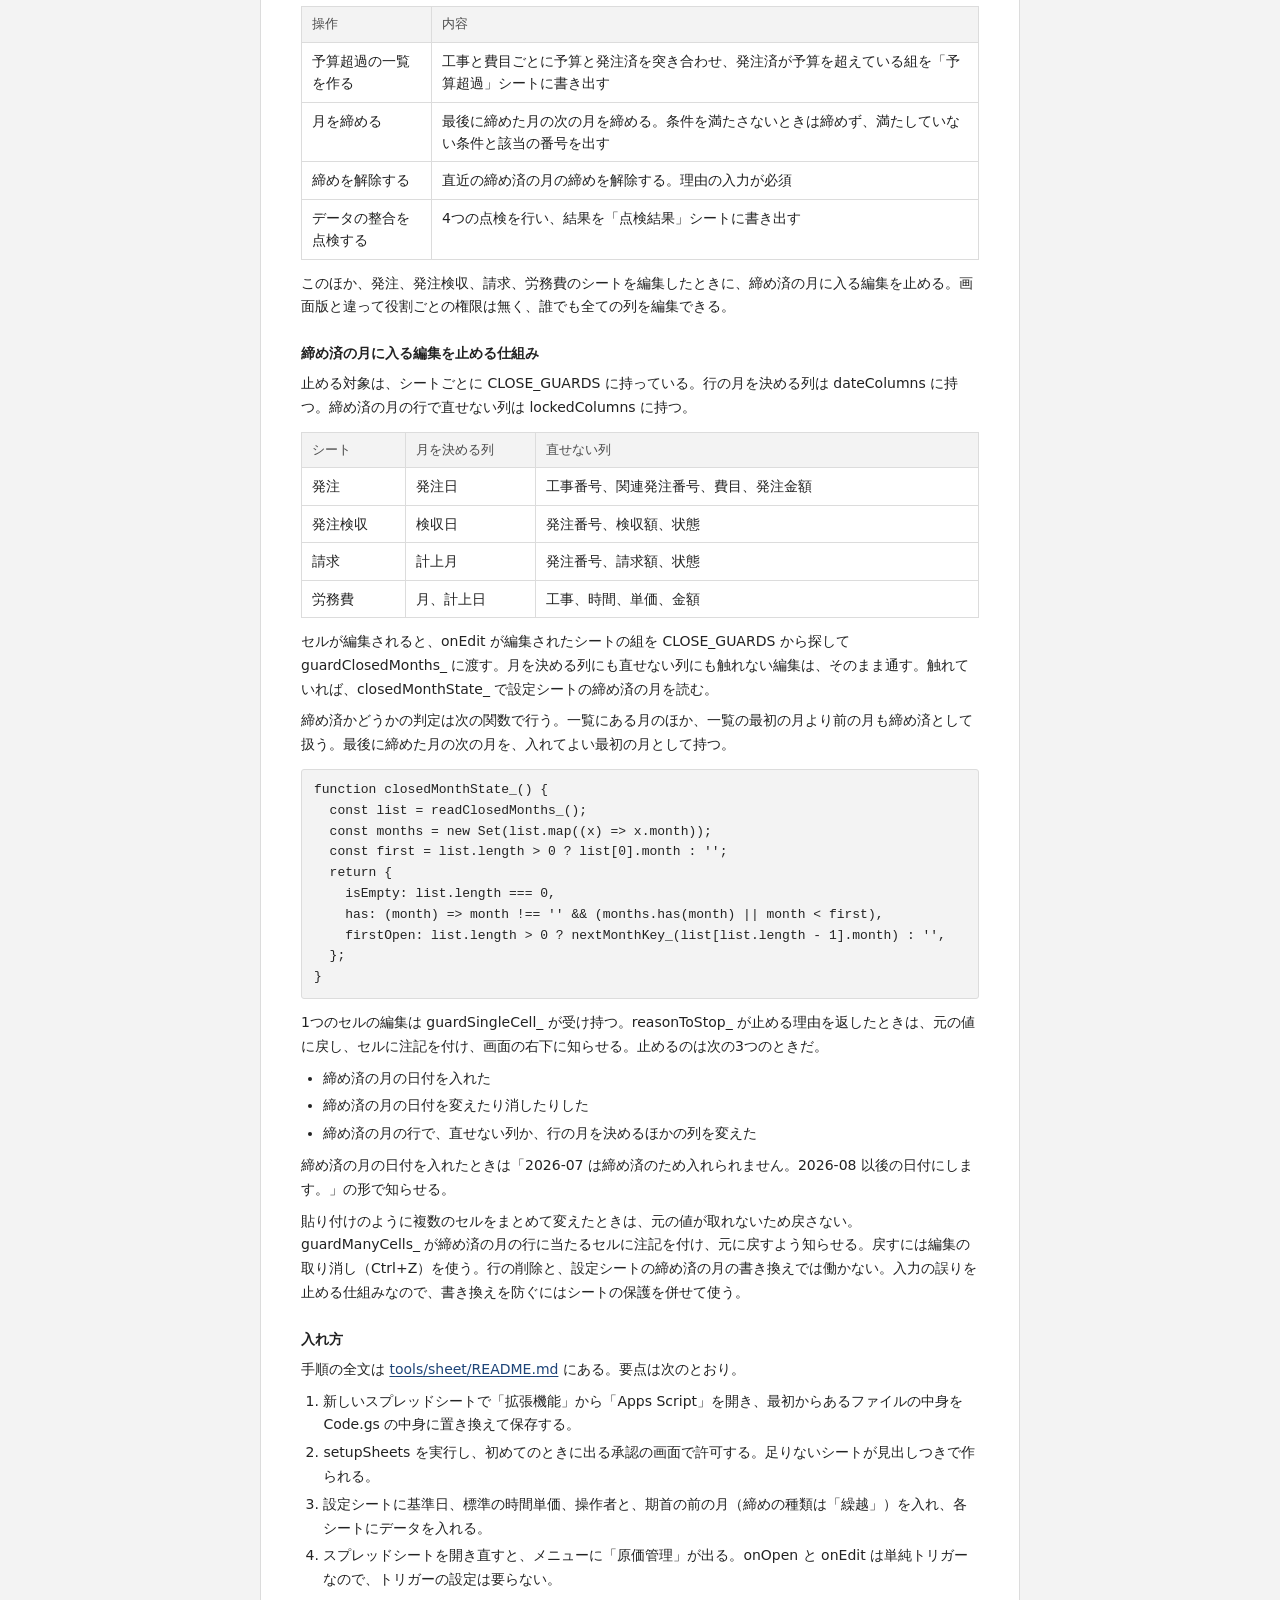
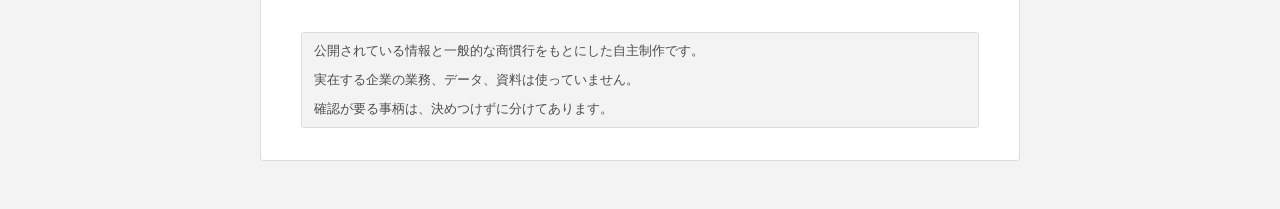
<file: docs/07_dougu.html>
<!DOCTYPE html>
<html lang="ja">
<head>
<meta charset="utf-8">
<meta name="viewport" content="width=device-width, initial-scale=1">
<title>道具とスプレッドシート版</title>
<link rel="stylesheet" href="docs.css">
</head>
<body>
<div class="page">
<header>
<p class="disc">架空の会社の資料です（自主制作）</p>
<nav class="nav" aria-label="文書の移動">
<a href="../index.html">目次へ</a>
<a class="prev" href="06_gamen_ito.html">前の文書<span class="doc">（画面ごとの意図）</span></a>
</nav>
</header>

<main>
<h1>道具とスプレッドシート版</h1>
<p>サンプルデータと原価表を作る Python の道具と、スプレッドシート版の例をまとめました。会社名は青嶺設備工業株式会社（架空）で、工事名、取引先名も全て架空です。</p>

<nav class="toc" aria-label="この文書の目次">
<ol>
<li><a href="#python">Python の道具</a></li>
<li><a href="#sheet">スプレッドシート版</a></li>
</ol>
</nav>

<h2 id="python">Python の道具</h2>
<p>tools の3本は Python 3 で動き、make_xlsx.py だけ openpyxl が要る。読み書きする場所は、どのフォルダから実行しても tools の1つ上のフォルダが基準になる。下のコマンドは、<a href="../README.md">README.md</a> のあるフォルダで実行する形だ。</p>
<pre><code>pip install openpyxl</code></pre>

<h3>make_data.py（サンプルデータを作る）</h3>
<p><a href="../tools/make_data.py">tools/make_data.py</a> は、サンプルデータ assets/data.js を作り直す。</p>
<pre><code>python tools/make_data.py</code></pre>
<p>社員、取引先、工事と実行予算の当初は手で書いてある。発注から締めまでは、登録や承認などの操作を日付の順に並べた予定を上から実行して組み立てる。操作ごとに、起票と承認が別の人か、締め済の月の日付でないか、検収額が未検収残を超えないかなどを確かめる。合わない操作があれば、その場で止まる。</p>
<p>乱数は、発注金額の端数、労務費の時間、請求書番号、操作の時刻に使う。乱数の種は 20260908、基準日は 2026-09-08 で固定しているので、何度走らせても同じ data.js になる。</p>
<pre><code>SEED = 20260908
rng = random.Random(SEED)

BASE_DATE = '2026-09-08'
COMPANY = '青嶺設備工業株式会社'
LABOR_RATE = 4650
CATS = ['材料費', '外注費', '労務費', '経費']
ORDER_CATS = ['材料費', '外注費', '経費']
MONTHS = ['2026-03', '2026-04', '2026-05', '2026-06', '2026-07', '2026-08', '2026-09']
HEADER = '// 架空の会社の資料です（自主制作）'</code></pre>
<p>全部の操作を終えたら表を1つにまとめ、項目の定義、状態遷移、権限、例外の場面の番号を足す。そのあと自己検査で件数の範囲と例外の場面に使う組み合わせを確かめ、続けて check_rules.py の検査も通す。1件でも不合格なら data.js を書き出さず、終了コード1で終わる。</p>

<h3>check_rules.py（決まりごとに照らして検査する）</h3>
<p><a href="../tools/check_rules.py">tools/check_rules.py</a> は、assets/data.js を業務の決まりごとに照らして検査する。項目ごとに合格か不合格かと、不合格なら該当の番号を出す。不合格が1件でもあれば終了コード1で終わる。</p>
<pre><code>python tools/check_rules.py</code></pre>
<p>工事ごと、費目ごとの予算、発注済、発生原価、計上額も出すときは --table を付ける。</p>
<pre><code>python tools/check_rules.py --table</code></pre>
<p>金額と判定は、Model というクラスが画面と同じ式で出す。承認した時点の未検収残のような過去の状態は、履歴をたどって出す。検査の項目と関数は次のとおり。</p>
<table class="tbl stack">
<thead><tr><th class="w8">項目</th><th class="w10">関数</th><th>見る事</th></tr></thead>
<tbody>
<tr><td data-label="項目">金額の整合</td><td data-label="関数"><code>check_amounts</code></td><td data-label="見る事">発注検収の累計が有効発注額以下、確認済の請求額が発注検収の累計以下、減額が承認の時点の未検収残以下。予算が当初と承認済の改定に合う。労務費の金額が時間×単価と一致する</td></tr>
<tr><td data-label="項目">状態の整合</td><td data-label="関数"><code>check_states</code></td><td data-label="見る事">工事の状態と日付の有無と順。発注の状態と検収の累計。起票者が工事担当、承認者が購買で別の人。発注日が承認の履歴の日付と一致する。請求の確認者と計上月。完了の条件</td></tr>
<tr><td data-label="項目">締めの期間</td><td data-label="関数"><code>check_closing</code></td><td data-label="見る事">締め済だった間に、その月の日付の記録が作られていない。締めは月の順で末日より後。解除は直近の月だけ。締めた時点で受付のままの請求と未計上の労務費が無い</td></tr>
<tr><td data-label="項目">履歴の対応</td><td data-label="関数"><code>check_history</code></td><td data-label="見る事">日時の順、操作者と役割が社員の表と合うこと。登録、承認、取消、訂正、締めなどの操作に履歴があり、理由が要る操作に理由がある。対象と関連の番号が実在する</td></tr>
<tr><td data-label="項目">場面</td><td data-label="関数"><code>check_scenes</code></td><td data-label="見る事">例外の場面と操作の流れの番号が実在し、場面の条件（予算超過、締め済の月の日付、二重の疑い、発注検収なし）を満たす</td></tr>
</tbody>
</table>
<p>この5項目は、次の関数でまとめて走る。make_data.py もこの関数を呼んでから data.js を書き出す。</p>
<pre><code>def run_checks(S):
    """項目ごとに (項目名, 該当の一覧) を返す。一覧が空なら合格。"""
    M = Model(S)
    return [
        ('金額の整合', check_amounts(M)),
        ('状態の整合', check_states(M)),
        ('締めの期間', check_closing(M)),
        ('履歴の対応', check_history(M, S)),
        ('場面', check_scenes(M, S)),
    ]</code></pre>

<h3>make_xlsx.py（原価表の xlsx を作る）</h3>
<p><a href="../tools/make_xlsx.py">tools/make_xlsx.py</a> は、assets/data.js から工事別の原価表 docs/02_genka_sample.xlsx を作り直す。</p>
<pre><code>python tools/make_xlsx.py</code></pre>
<p>集計の言葉は、ファイルの先頭で次のように定義している。予算、発注済、発生原価、残、消化率は、業務整理の文書の金額の言葉と同じ定義だ。</p>
<table class="tbl stack">
<thead><tr><th class="w8">言葉</th><th>定義</th></tr></thead>
<tbody>
<tr><td data-label="言葉">予算</td><td data-label="定義">当初の予算に、承認済の予算改定の差（改定後 − 改定前）を足した額</td></tr>
<tr><td data-label="言葉">有効発注額</td><td data-label="定義">発注金額に、その発注を元にした承認済の減額発注を足した額</td></tr>
<tr><td data-label="言葉">発注済</td><td data-label="定義">承認済と検収済の発注の有効発注額と、打切の発注の検収累計の和。労務費は計上済の労務費の和</td></tr>
<tr><td data-label="言葉">発生原価</td><td data-label="定義">有効な発注検収の累計。労務費は計上済の労務費</td></tr>
<tr><td data-label="言葉">残</td><td data-label="定義">予算 − 発注済</td></tr>
<tr><td data-label="言葉">消化率</td><td data-label="定義">発注済 ÷ 予算。予算が 0 のときは無し</td></tr>
<tr><td data-label="言葉"><span class="nw">粗利（発生原価ベース）</span></td><td data-label="定義">受注金額 − 発生原価の合計。受注金額が無ければ無し</td></tr>
</tbody>
</table>
<p>シートは「原価表」の1枚。1行目に断り、2行目に表題と基準日を置き、4行目と5行目を見出しにする。見出しは2段で、列の並びは次の関数で決めている。</p>
<pre><code>def columns():
    """列の見出し（上の段、下の段）の並び。"""
    cols = [('工事番号', ''), ('工事名', ''), ('状態', ''), ('受注金額（円）', '')]
    for label in CATS + ['合計']:
        cols += [(f'{label}（円）', '予算'), (f'{label}（円）', '発注済')]
    cols += [('残（円）', ''), ('粗利（発生原価ベース、円）', '')]
    return cols</code></pre>
<p>費目と合計は上の段で2列をまとめ、下の段を予算と発注済に分ける。その下に工事15件の行と合計の行が続く。見出しの下と工事名の右で表示を固定し、印刷は A4 横で幅を1枚に収める。保存した後で読み戻し、作成者などの文書の情報が空になっていることを確かめる。</p>

<h2 id="sheet">スプレッドシート版</h2>
<p><a href="../tools/sheet/Code.gs">tools/sheet/Code.gs</a> は、発注、発注検収、請求、労務費を1つのスプレッドシートで持ち、締めと予算超過の確認を Google Apps Script で行う例だ。開くとメニューに「原価管理」が加わり、次の4つの操作ができる。</p>
<table class="tbl stack">
<thead><tr><th class="w10">操作</th><th>内容</th></tr></thead>
<tbody>
<tr><td data-label="操作">予算超過の一覧を作る</td><td data-label="内容">工事と費目ごとに予算と発注済を突き合わせ、発注済が予算を超えている組を「予算超過」シートに書き出す</td></tr>
<tr><td data-label="操作">月を締める</td><td data-label="内容">最後に締めた月の次の月を締める。条件を満たさないときは締めず、満たしていない条件と該当の番号を出す</td></tr>
<tr><td data-label="操作">締めを解除する</td><td data-label="内容">直近の締め済の月の締めを解除する。理由の入力が必須</td></tr>
<tr><td data-label="操作">データの整合を点検する</td><td data-label="内容">4つの点検を行い、結果を「点検結果」シートに書き出す</td></tr>
</tbody>
</table>
<p>このほか、発注、発注検収、請求、労務費のシートを編集したときに、締め済の月に入る編集を止める。画面版と違って役割ごとの権限は無く、誰でも全ての列を編集できる。</p>

<h3>締め済の月に入る編集を止める仕組み</h3>
<p>止める対象は、シートごとに CLOSE_GUARDS に持っている。行の月を決める列は dateColumns に持つ。締め済の月の行で直せない列は lockedColumns に持つ。</p>
<table class="tbl stack">
<thead><tr><th class="w8">シート</th><th class="w10">月を決める列</th><th>直せない列</th></tr></thead>
<tbody>
<tr><td data-label="シート">発注</td><td data-label="月を決める列">発注日</td><td data-label="直せない列">工事番号、関連発注番号、費目、発注金額</td></tr>
<tr><td data-label="シート">発注検収</td><td data-label="月を決める列">検収日</td><td data-label="直せない列">発注番号、検収額、状態</td></tr>
<tr><td data-label="シート">請求</td><td data-label="月を決める列">計上月</td><td data-label="直せない列">発注番号、請求額、状態</td></tr>
<tr><td data-label="シート">労務費</td><td data-label="月を決める列">月、計上日</td><td data-label="直せない列">工事、時間、単価、金額</td></tr>
</tbody>
</table>
<p>セルが編集されると、onEdit が編集されたシートの組を CLOSE_GUARDS から探して guardClosedMonths_ に渡す。月を決める列にも直せない列にも触れない編集は、そのまま通す。触れていれば、closedMonthState_ で設定シートの締め済の月を読む。</p>
<p>締め済かどうかの判定は次の関数で行う。一覧にある月のほか、一覧の最初の月より前の月も締め済として扱う。最後に締めた月の次の月を、入れてよい最初の月として持つ。</p>
<pre><code>function closedMonthState_() {
  const list = readClosedMonths_();
  const months = new Set(list.map((x) =&gt; x.month));
  const first = list.length &gt; 0 ? list[0].month : '';
  return {
    isEmpty: list.length === 0,
    has: (month) =&gt; month !== '' &amp;&amp; (months.has(month) || month &lt; first),
    firstOpen: list.length &gt; 0 ? nextMonthKey_(list[list.length - 1].month) : '',
  };
}</code></pre>
<p>1つのセルの編集は guardSingleCell_ が受け持つ。reasonToStop_ が止める理由を返したときは、元の値に戻し、セルに注記を付け、画面の右下に知らせる。止めるのは次の3つのときだ。</p>
<ul>
<li>締め済の月の日付を入れた</li>
<li>締め済の月の日付を変えたり消したりした</li>
<li>締め済の月の行で、直せない列か、行の月を決めるほかの列を変えた</li>
</ul>
<p>締め済の月の日付を入れたときは「2026-07 は締め済のため入れられません。2026-08 以後の日付にします。」の形で知らせる。</p>
<p>貼り付けのように複数のセルをまとめて変えたときは、元の値が取れないため戻さない。guardManyCells_ が締め済の月の行に当たるセルに注記を付け、元に戻すよう知らせる。戻すには編集の取り消し（Ctrl+Z）を使う。行の削除と、設定シートの締め済の月の書き換えでは働かない。入力の誤りを止める仕組みなので、書き換えを防ぐにはシートの保護を併せて使う。</p>

<h3>入れ方</h3>
<p>手順の全文は <a href="../tools/sheet/README.md">tools/sheet/README.md</a> にある。要点は次のとおり。</p>
<ol>
<li>新しいスプレッドシートで「拡張機能」から「Apps Script」を開き、最初からあるファイルの中身を Code.gs の中身に置き換えて保存する。</li>
<li>setupSheets を実行し、初めてのときに出る承認の画面で許可する。足りないシートが見出しつきで作られる。</li>
<li>設定シートに基準日、標準の時間単価、操作者と、期首の前の月（締めの種類は「繰越」）を入れ、各シートにデータを入れる。</li>
<li>スプレッドシートを開き直すと、メニューに「原価管理」が出る。onOpen と onEdit は単純トリガーなので、トリガーの設定は要らない。</li>
</ol>
</main>

<footer class="disc">
<p>公開されている情報と一般的な商慣行をもとにした自主制作です。</p>
<p>実在する企業の業務、データ、資料は使っていません。</p>
<p>確認が要る事柄は、決めつけずに分けてあります。</p>
</footer>
</div>
</body>
</html>
</file>
<file: docs/docs.css>
:root {
  --c: #1d4478;
  --bg: #f3f3f3;
  --surface: #ffffff;
  --line: #dcdcdc;
  --ink: #222222;
  --ink-2: #4d4d4d;
  --ink-3: #757575;

  --font: system-ui, "Hiragino Sans", "Noto Sans JP", "Yu Gothic UI", "Meiryo", sans-serif;
  --mono: ui-monospace, "Consolas", "Menlo", monospace;
  --fs: 14px;
  --fs-s: 13px;
  --fs-h1: 20px;
  --fs-h2: 16px;
  --lh: 1.7;
  --r: 3px;
  --tap: 44px;
}

*, *::before, *::after { box-sizing: border-box; }

html { -webkit-text-size-adjust: 100%; }

body {
  margin: 0;
  background: var(--bg);
  color: var(--ink);
  font-family: var(--font);
  font-size: var(--fs);
  line-height: var(--lh);
  font-variant-numeric: tabular-nums;
  overflow-wrap: anywhere;
}

h1, h2, h3, p, ol, ul, dl, dd, figure, table { margin: 0; }

a { color: var(--c); text-decoration: underline; text-underline-offset: 2px; }

:focus-visible { outline: 2px solid var(--c); outline-offset: 2px; }

/* ---------- 紙面 ---------- */

.page {
  max-width: 760px;
  margin: 24px auto 48px;
  padding: 24px 40px 32px;
  background: var(--surface);
  border: 1px solid var(--line);
  border-radius: var(--r);
}

/* ---------- 断りの枠 ---------- */

.disc {
  padding: 8px 12px;
  background: var(--bg);
  border: 1px solid var(--line);
  border-radius: var(--r);
  color: var(--ink-2);
  font-size: var(--fs-s);
  line-height: 1.6;
}
footer.disc { margin-top: 40px; }

/* ---------- 文書間の移動の帯 ---------- */

.nav {
  display: flex; flex-wrap: wrap; align-items: center; gap: 0 20px;
  margin: 8px 0 24px;
  border-bottom: 1px solid var(--line);
  font-size: var(--fs-s);
}
.nav a, .nav .off {
  display: inline-flex; align-items: center;
  min-height: 36px;
  white-space: nowrap;
}
.nav a { text-decoration: none; }
.nav a:hover { text-decoration: underline; }
.nav .off { color: var(--ink-3); }
.nav .prev { margin-left: auto; }

/* ---------- 見出しと本文 ---------- */

h1 { font-size: var(--fs-h1); font-weight: 600; line-height: 1.4; margin-bottom: 12px; }

h2 {
  margin: 36px 0 12px;
  padding-bottom: 6px;
  border-bottom: 1px solid var(--line);
  font-size: var(--fs-h2); font-weight: 600; line-height: 1.5;
}

h3 { margin: 24px 0 8px; font-size: var(--fs); font-weight: 600; line-height: 1.5; }

h2 + h3 { margin-top: 12px; }

p + p { margin-top: 8px; }

ol, ul { padding-left: 1.6em; }
li + li { margin-top: 4px; }
p + ol, p + ul, ol + p, ul + p { margin-top: 8px; }

.muted { color: var(--ink-2); }
.small { font-size: var(--fs-s); }
.nw { white-space: nowrap; }
.num { text-align: right; white-space: nowrap; }

code { font-family: var(--mono); font-size: 0.93em; }
pre {
  margin: 12px 0;
  padding: 10px 12px;
  background: var(--bg);
  border: 1px solid var(--line);
  border-radius: var(--r);
  font-family: var(--mono);
  font-size: var(--fs-s);
  line-height: 1.6;
  white-space: pre-wrap;
  overflow-wrap: anywhere;
}
pre code { font-size: inherit; }

/* ---------- ページ内の目次 ---------- */

.toc {
  margin: 16px 0 8px;
  padding: 8px 14px;
  border: 1px solid var(--line);
  border-radius: var(--r);
  font-size: var(--fs-s);
}
.toc ol { padding-left: 1.4em; }
.toc li + li { margin-top: 0; }
.toc a { display: inline-block; padding: 2px 0; }

/* ---------- 項目名と値の2列 ---------- */

.kv {
  display: grid;
  grid-template-columns: 7em minmax(0, 1fr);
  border-top: 1px solid var(--line);
}
.kv dt, .kv dd { padding: 7px 0; border-bottom: 1px solid var(--line); }
.kv dt { padding-right: 12px; color: var(--ink-2); font-size: var(--fs-s); line-height: 1.8; }

/* ---------- 表 ---------- */

.tbl {
  width: 100%;
  margin: 12px 0;
  border-collapse: collapse;
}
.tbl th, .tbl td {
  padding: 7px 10px;
  border: 1px solid var(--line);
  text-align: left;
  vertical-align: top;
  line-height: 1.6;
}
.tbl th {
  background: var(--bg);
  color: var(--ink-2);
  font-size: var(--fs-s);
  font-weight: 400;
  white-space: nowrap;
}
.tbl th.num, .tbl td.num { text-align: right; white-space: nowrap; }
.tbl .w5 { width: 5em; }
.tbl .w7 { width: 7em; }
.tbl .w8 { width: 8em; }
.tbl .w9 { width: 9em; }
.tbl .w10 { width: 10em; }
.tbl .w12 { width: 12em; }
.tbl caption { padding-bottom: 6px; text-align: left; color: var(--ink-2); font-size: var(--fs-s); }

/* 列幅を見出しの幅クラスで決め、中身の長さで変えない */
.tbl.fixed { table-layout: fixed; }

/* 語の途中で折り返さない（括弧、句読点、空白の前後でだけ折り返す） */
.ka { word-break: keep-all; overflow-wrap: break-word; }

/* 文の列: 語の途中で折り返さない。対応するブラウザでは文節の切れ目で折り返し、列を文節より細くしない */
.ph { word-break: keep-all; }
@supports (word-break: auto-phrase) {
  .ph { word-break: auto-phrase; overflow-wrap: break-word; }
}

/* 列の多い表: 幅 780 以上と印刷では文字と左右の余白を詰めて1行に収める */
@media print, (min-width: 780px) {
  .tbl.dense { font-size: var(--fs-s); }
  .tbl.dense th, .tbl.dense td { padding: 7px 5px; }
}

/* ---------- 図 ---------- */

.fig { margin: 16px 0 24px; }
.fig img {
  display: block;
  width: 100%;
  height: auto;
  background: var(--surface);
  border: 1px solid var(--line);
  border-radius: var(--r);
}
.fig figcaption {
  display: flex; align-items: center; justify-content: space-between; flex-wrap: wrap; gap: 0 16px;
  margin-top: 4px;
  color: var(--ink-2);
  font-size: var(--fs-s);
}
.fig .open { display: inline-flex; align-items: center; min-height: 36px; white-space: nowrap; }

/* ---------- 会話の書き起こし ---------- */

.talk { border-top: 1px solid var(--line); }
.talk > div {
  display: grid;
  grid-template-columns: 5em minmax(0, 1fr);
  gap: 4px 16px;
  padding: 10px 0;
  border-bottom: 1px solid var(--line);
}
.talk dt { grid-column: 1; color: var(--ink-2); font-size: var(--fs-s); line-height: 1.85; white-space: nowrap; }
.talk dd { grid-column: 2; }

/* ---------- 幅 780 未満: 列の多い表を縦に並べる ---------- */

@media screen and (max-width: 779px) {
  .stack.wide, .stack.wide tbody, .stack.wide tr, .stack.wide td { display: block; width: auto; }
  .stack.wide thead { display: none; }
  .stack.wide tr { padding: 6px 12px; border: 1px solid var(--line); border-top: 0; }
  .stack.wide tr:first-child { border-top: 1px solid var(--line); }
  .stack.wide td { position: relative; padding: 3px 0 3px 7.5em; border: 0; }
  .stack.wide td::before {
    content: attr(data-label);
    position: absolute; left: 0; top: 3px;
    width: 7em;
    color: var(--ink-2);
    font-size: var(--fs-s);
    line-height: 1.85;
  }
}

/* ---------- 幅 640 以下（375 を含む） ---------- */

@media (max-width: 640px) {
  body { background: var(--surface); }

  .page { margin: 0; padding: 12px 16px 32px; border: 0; border-radius: 0; }

  .nav { gap: 0 16px; }
  .nav .doc { display: none; }
  .nav a, .nav .off, .fig .open { min-height: var(--tap); }
  .toc a { padding: 8px 0; }

  h2 { margin-top: 32px; }

  .talk > div { grid-template-columns: minmax(0, 1fr); gap: 2px; }
  .talk dt, .talk dd { grid-column: 1; }

  .kv { grid-template-columns: 6em minmax(0, 1fr); }

  .stack, .stack tbody, .stack tr, .stack td { display: block; width: auto; }
  .stack thead { display: none; }
  .stack tr { padding: 6px 12px; border: 1px solid var(--line); border-top: 0; }
  .stack tr:first-child { border-top: 1px solid var(--line); }
  .stack td { position: relative; padding: 3px 0 3px 7.5em; border: 0; }
  .stack td::before {
    content: attr(data-label);
    position: absolute; left: 0; top: 3px;
    width: 7em;
    color: var(--ink-2);
    font-size: var(--fs-s);
    line-height: 1.85;
  }
  .stack td.num { text-align: left; }
}

/* ---------- 印刷（A4） ---------- */

@page { size: A4; margin: 16mm 15mm 18mm; }

@media print {
  body { background: var(--surface); font-size: 10.5pt; }
  .page { max-width: none; margin: 0; padding: 0; border: 0; }
  .nav, .toc, .fig .open { display: none; }
  a { color: var(--ink); text-decoration: none; }
  h2, h3 { break-after: avoid; }
  .tbl tr, .talk > div, .fig, .disc { break-inside: avoid; }
  .tbl th { background: var(--surface); }
}
</file>
